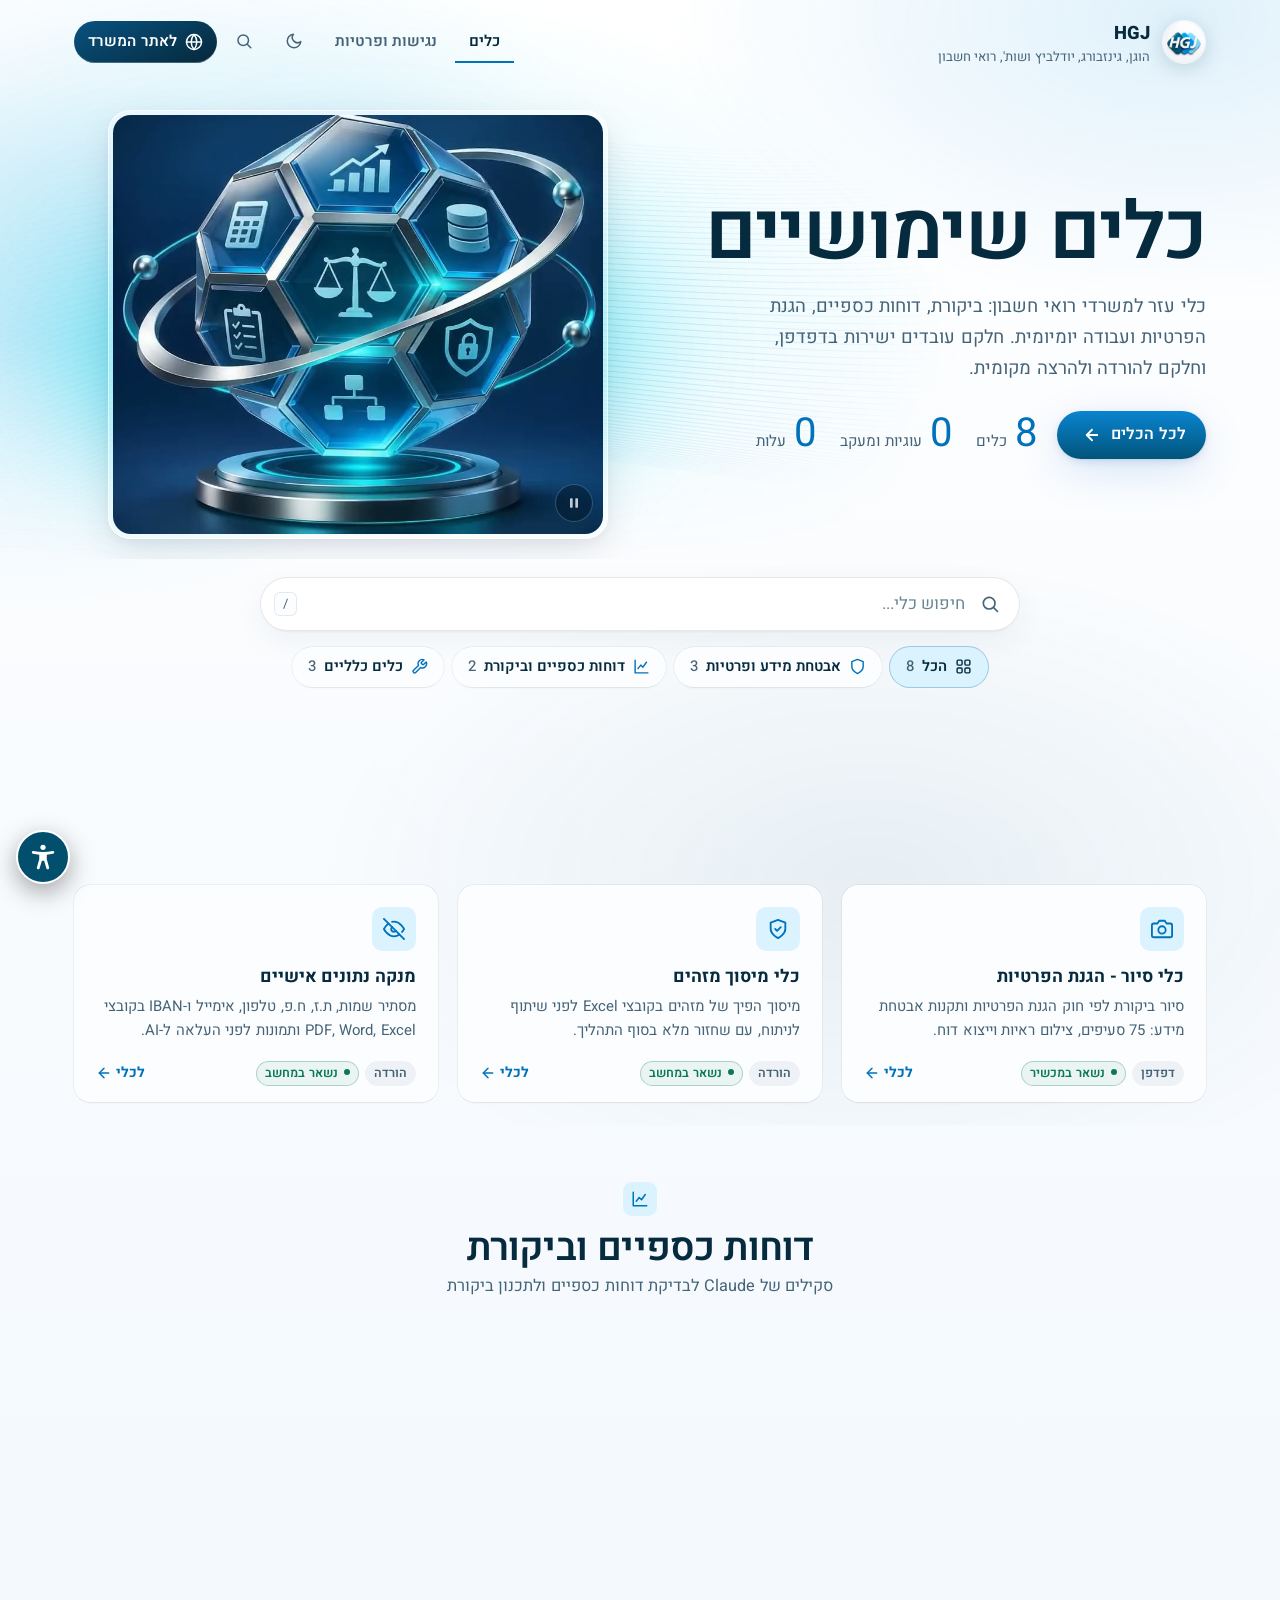
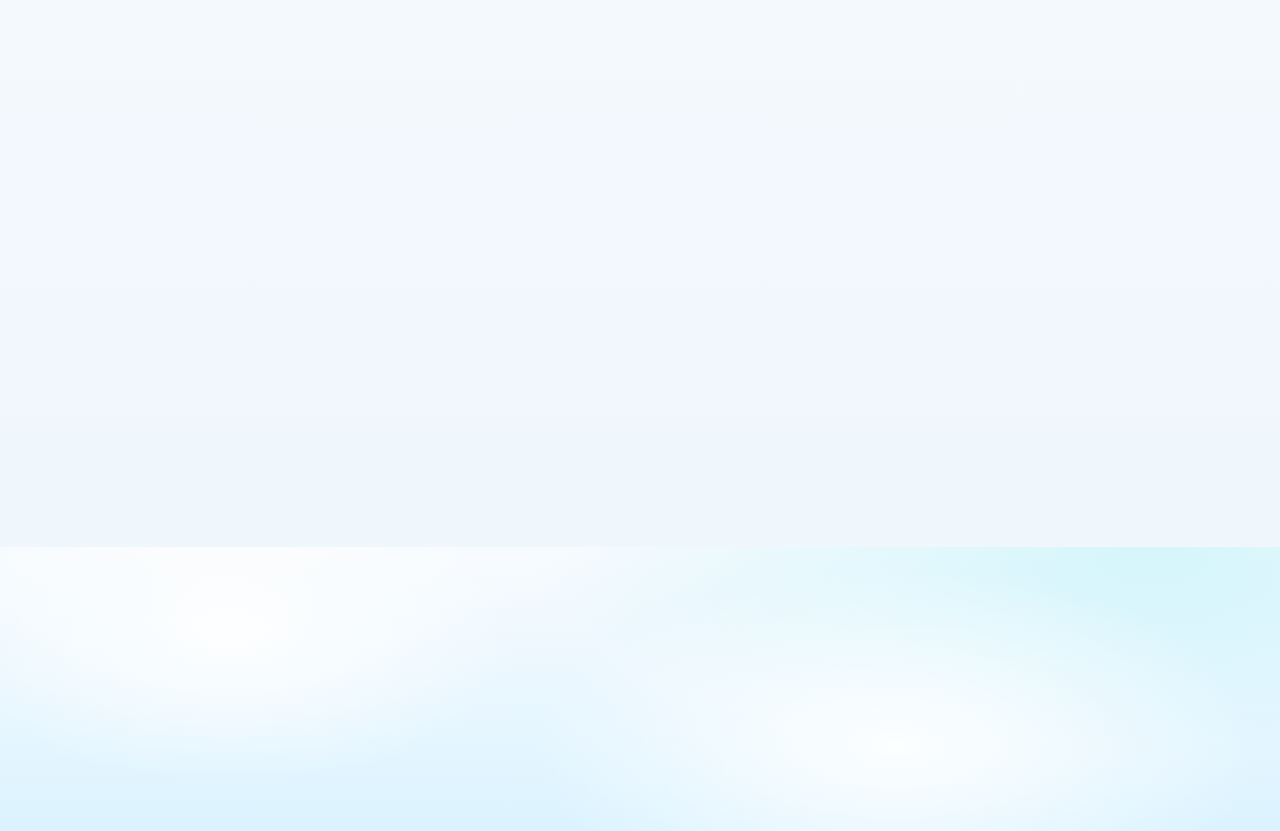
<file: index.html>
<!DOCTYPE html>
<html lang="he" dir="rtl">
<head>
<meta charset="utf-8">
<meta http-equiv="Content-Security-Policy" content="default-src 'self'; img-src 'self' data:; style-src 'self' 'unsafe-inline'; script-src 'self'; font-src 'self'; object-src 'none'; base-uri 'none'; form-action 'none'">
<meta name="robots" content="noindex, nofollow">
<meta name="viewport" content="width=device-width, initial-scale=1">
<meta name="color-scheme" content="dark light">
<meta name="theme-color" content="#F8FBFE">
<title>כלים שימושיים | HGJ</title>
<link rel="icon" href="logo-mark.png">
<script src="theme-init.js"></script>
<script src="home.js" defer></script>
<script src="reveal.js" defer></script>
<script src="a11y.js" defer></script>
<style>
  @font-face {
    font-family: "Heebo"; font-style: normal; font-weight: 400 800; font-display: swap;
    src: url("fonts/heebo-hebrew.woff2") format("woff2");
    unicode-range: U+0307-0308, U+0590-05FF, U+200C-2010, U+20AA, U+25CC, U+FB1D-FB4F;
  }
  @font-face {
    font-family: "Heebo"; font-style: normal; font-weight: 400 800; font-display: swap;
    src: url("fonts/heebo-latin.woff2") format("woff2");
    unicode-range: U+0000-00FF, U+0131, U+0152-0153, U+02BB-02BC, U+02C6, U+02DA, U+02DC, U+0304, U+0308, U+0329, U+2000-206F, U+20AC, U+2122, U+2191, U+2193, U+2212, U+2215, U+FEFF, U+FFFD;
  }
  @view-transition { navigation: auto; }

  /* עיצוב לפי מחקר Refero (11.11.2026). בסיס: Column (קנבס בהיר וטכני, דיו כהה, פרק כהה תחום אחד, כותרות פרק מסומנות,
     כרטיסי קטלוג שקטים). מושאל: קווי גיליוש של שטר מ-Plaid, ואור תכלת מאחורי המדיה מ-Billow.
     צבעים: רק גווני הלוגו (#014F6C, #008EDF, #7BD0F1). מצב בהיר כברירת מחדל, ומצב כהה במתג בתפריט */
  :root {
    --teal: #014F6C; --blue: #008EDF;
    --font-ui: "Heebo", "Segoe UI", "Assistant", "Rubik", system-ui, -apple-system, Arial, sans-serif;
    --radius: 8px;
    --deep: linear-gradient(160deg, #03334B 0%, #01547A 55%, #0A6CAA 100%);
  }
  :root:not([data-theme="dark"]) {
    --bg-top: #FAFCFE; --bg: #F3F8FB; --bg-deep: #E9F2F8; --panel: #EDF4F9;
    --surface: rgba(255,255,255,.66); --surface-hi: #FFFFFF;
    --edge: rgba(1,53,74,.07); --edge-2: rgba(1,53,74,.14); --rule: rgba(1,53,74,.12);
    --ink: #0A2A3A; --ink-soft: #4A6472; --accent: #0072BB;
    --tile-bg: #E4F3FB; --tile-ink: #0072BB;
    --key: #0A2A3A; --key-ink: #FFFFFF;
    --placeholder: #6A8593;
    --local: #0B7A54; --local-bd: rgba(11,122,84,.28); --local-bg: rgba(11,122,84,.07);
    --caution: #8A5A00; --caution-bd: rgba(170,110,0,.30); --caution-bg: rgba(255,190,60,.12);
    --lift: 0 12px 32px rgba(1,53,74,.10);
    --aurora-1: rgba(0,142,223,.12); --aurora-2: rgba(123,208,241,.24); --aurora-3: rgba(1,79,108,.07);
    --dot: rgba(1,79,108,.13);
    color-scheme: light;
  }
  :root[data-theme="dark"] {
    --bg-top: #0E2C45; --bg: #0A2236; --bg-deep: #071A2A; --panel: #0C2840;
    --surface: rgba(19,58,86,.55); --surface-hi: rgba(26,72,104,.78);
    --edge: rgba(123,208,241,.12); --edge-2: rgba(123,208,241,.24); --rule: rgba(123,208,241,.16);
    --ink: #F1F8FC; --ink-soft: #B5D0DD; --accent: #7BD0F1;
    --tile-bg: rgba(123,208,241,.12); --tile-ink: #7BD0F1;
    --key: #7BD0F1; --key-ink: #062230;
    --placeholder: #8FB0C0;
    --local: #9BE7C2; --local-bd: rgba(110,210,160,.34); --local-bg: rgba(110,210,160,.08);
    --caution: #FFD98A; --caution-bd: rgba(255,200,80,.32); --caution-bg: rgba(255,200,80,.08);
    --lift: 0 14px 36px rgba(0,0,0,.35);
    --aurora-1: rgba(0,142,223,.34); --aurora-2: rgba(123,208,241,.16); --aurora-3: rgba(1,79,108,.45);
    --dot: rgba(123,208,241,.10);
    --deep: linear-gradient(160deg, #031423 0%, #04263A 55%, #063C57 100%);
    color-scheme: dark;
  }

  * { box-sizing: border-box; }
  html { scroll-behavior: smooth; background: linear-gradient(180deg, var(--bg-top) 0, var(--bg) 900px, var(--bg-deep) 100%); background-color: var(--bg); }
  html, body { margin: 0; }
  body { font-family: var(--font-ui); color: var(--ink); line-height: 1.7; word-spacing: .04em; overflow-x: hidden; background: transparent; }
  /* אור רך שזז לאט מאחורי הכל, ושדה נקודות דק במקום רשת (Column: "dot fields") */
  body::before {
    content: ""; position: fixed; inset: -25%; z-index: -2; pointer-events: none;
    background:
      radial-gradient(38% 30% at 78% 18%, var(--aurora-1), transparent 70%),
      radial-gradient(34% 28% at 18% 42%, var(--aurora-2), transparent 70%),
      radial-gradient(40% 34% at 62% 82%, var(--aurora-3), transparent 72%);
    animation: aurora 38s ease-in-out infinite alternate;
  }
  @keyframes aurora {
    0%   { transform: translate3d(0, 0, 0) rotate(0deg) scale(1); }
    50%  { transform: translate3d(-4%, 3%, 0) rotate(8deg) scale(1.06); }
    100% { transform: translate3d(3%, -2%, 0) rotate(-6deg) scale(1.02); }
  }
  body::after {
    content: ""; position: fixed; inset: 0; z-index: -1; pointer-events: none;
    background-image: radial-gradient(circle, var(--dot) 1px, transparent 1.4px);
    background-size: 18px 18px;
    -webkit-mask-image: radial-gradient(ellipse 75% 60% at 50% 35%, #000 20%, transparent 80%);
            mask-image: radial-gradient(ellipse 75% 60% at 50% 35%, #000 20%, transparent 80%);
  }
  @media (prefers-reduced-motion: reduce) {
    html { scroll-behavior: auto; }
    *, *::before, *::after { animation: none !important; transition: none !important; }
  }
  a { color: inherit; }
  .sr-only { position: absolute; width: 1px; height: 1px; overflow: hidden; clip: rect(0 0 0 0); white-space: nowrap; }
  .skip-link {
    position: absolute; inset-inline-start: -9999px; top: 0; z-index: 50;
    background: #fff; color: var(--teal); padding: 10px 18px; border-radius: 0 0 8px 8px; font-weight: 700; text-decoration: none;
  }
  .skip-link:focus { inset-inline-start: 16px; }
  :focus-visible { outline: 3px solid var(--accent); outline-offset: 3px; border-radius: 6px; }

  .wrap { max-width: 1180px; margin: 0 auto; padding-inline: 24px; }

  /* ================= ראש הדף: פרק כהה תחום אחד (Column, "Deep platform"), עם קווי גיליוש (Plaid) ================= */
  .hero {
    position: relative; isolation: isolate; overflow: hidden;
    margin: 12px 12px 0; padding-bottom: 34px; border-radius: 12px;
    --ink: #F1F8FC; --ink-soft: #C9E3EF; --accent: #7BD0F1;
    color: var(--ink);
    background-color: #01476A;
    background-image:
      radial-gradient(circle, rgba(255,255,255,.075) 1px, transparent 1.2px),
      radial-gradient(640px 420px at 24% 46%, rgba(0,142,223,.45), transparent 66%),
      var(--deep);
    background-size: 16px 16px, auto, auto;
    border: 1px solid rgba(123,208,241,.16);
    box-shadow: 0 1px 0 rgba(255,255,255,.08) inset, 0 24px 60px rgba(1,53,74,.18);
  }
  .hero::before {
    content: ""; position: absolute; inset: 0; z-index: -1; pointer-events: none;
    background: url("media/guilloche.svg") center 70% / cover no-repeat;
    opacity: .55;
    -webkit-mask-image: linear-gradient(to top, #000 30%, transparent 92%);
            mask-image: linear-gradient(to top, #000 30%, transparent 92%);
  }

  /* ================= סרגל עליון ================= */
  .topbar {
    position: relative; z-index: 3;
    display: flex; align-items: center; justify-content: space-between; gap: 18px;
    padding-block: 18px;
  }
  .brand { display: inline-flex; align-items: center; gap: 12px; text-decoration: none; font-weight: 800; font-size: 1.15rem; }
  .brand img { width: 44px; height: 44px; display: block; filter: drop-shadow(0 6px 16px rgba(0,0,0,.45)); }
  .brand small { display: block; font-weight: 400; font-size: .8125rem; color: var(--ink-soft); line-height: 1.3; }
  .nav { display: flex; align-items: center; gap: 4px; margin: 0; padding: 0; list-style: none; }
  .nav a, .nav button {
    display: inline-flex; align-items: center; gap: 8px; text-decoration: none; font: inherit; font-weight: 600; font-size: .95rem;
    color: var(--ink-soft); background: none; border: 0; cursor: pointer; padding: 8px 14px; border-radius: 8px;
    transition: color .2s ease, background .2s ease, box-shadow .2s ease;
  }
  .nav a:hover, .nav button:hover { color: var(--ink); background: rgba(255,255,255,.07); box-shadow: 0 0 0 1px rgba(255,255,255,.12); }
  .nav a[aria-current="page"] { color: var(--ink); box-shadow: inset 0 -2px 0 var(--accent); border-radius: 0; }
  .nav svg { width: 18px; height: 18px; }
  .nav .ext { color: var(--ink); background: rgba(255,255,255,.08); box-shadow: 0 0 0 1px rgba(255,255,255,.18); }
  .nav .ext:hover { background: rgba(255,255,255,.14); }
  .nav .i-only { display: none; }

  .hero-grid {
    display: grid; grid-template-columns: minmax(0, 1fr) minmax(0, 1.05fr); align-items: center; gap: 24px;
    margin-top: clamp(8px, 3vw, 26px);
  }
  .title {
    margin: 0 0 18px; font-weight: 800; letter-spacing: -.01em; line-height: 1.08;
    font-size: clamp(2.4rem, 1.2rem + 5vw, 4.5rem); white-space: nowrap; color: #E3F5FD;
    width: fit-content; padding-bottom: .16em;
    border-bottom: .09em double var(--accent); /* קו סיכום כפול, כמו בשורת הסיכום בדוח */
    animation: rise .8s .1s both;
  }
  .subtitle { margin: 0; max-width: 46ch; text-wrap: pretty; font-size: clamp(1rem, .9rem + .5vw, 1.15rem); color: var(--ink-soft); animation: rise .8s .25s both; }
  .cta-row { display: flex; flex-wrap: wrap; align-items: center; gap: 14px 22px; margin-top: 26px; animation: rise .8s .4s both; }
  /* מקש קטן ופיזי, לבן על הפרק הכהה (Column, "Primary button") */
  .cta {
    display: inline-flex; align-items: center; gap: 10px; text-decoration: none; font-weight: 700; font-size: 1rem;
    height: 46px; padding: 0 22px; border-radius: 8px; color: #032F45;
    background: linear-gradient(180deg, #FFFFFF 0%, #EAF6FC 100%);
    box-shadow: 0 0 0 1px rgba(255,255,255,.6) inset, 0 1px 2px rgba(0,0,0,.25), 0 10px 28px rgba(0,0,0,.28);
    transition: transform .2s ease, box-shadow .2s ease, background .2s ease;
  }
  .cta:hover { transform: translateY(-1px); background: #fff; box-shadow: 0 0 0 1px #fff inset, 0 1px 2px rgba(0,0,0,.25), 0 14px 34px rgba(0,0,0,.32), 0 0 0 4px rgba(123,208,241,.22); }
  .cta svg { width: 18px; height: 18px; }
  .meta { display: flex; flex-wrap: wrap; gap: 8px 18px; margin: 0; padding: 0; list-style: none; color: var(--ink-soft); font-size: .9rem; }
  .meta li { display: inline-flex; align-items: center; gap: 7px; }
  /* עיגול סימון קטן (Billow, "check discs") */
  .meta svg { width: 20px; height: 20px; padding: 4px; border-radius: 50%; color: #7BD0F1; background: rgba(123,208,241,.16); box-shadow: 0 0 0 1px rgba(123,208,241,.3) inset; }
  @keyframes rise { from { opacity: 0; transform: translateY(22px); } }

  /* מתג בהיר/כהה */
  .theme-btn .i-sun { display: none; }
  :root[data-theme="dark"] .theme-btn .i-sun { display: block; }
  :root[data-theme="dark"] .theme-btn .i-moon { display: none; }

  /* סרטון הכדור, עם אור תכלת וכחול מאחוריו (Billow, "luminous product stage") */
  .scene {
    position: relative; width: min(100%, 540px); aspect-ratio: 840 / 720; margin-inline: auto;
    perspective: 1400px; animation: rise 1s .2s both;
  }
  .scene-in {
    position: absolute; inset: 0;
    transform: rotateY(var(--px, 0deg)) rotateX(var(--py, 0deg));
    transition: transform .4s cubic-bezier(.2,.7,.2,1);
  }
  .scene video {
    position: absolute; inset: 0; width: 100%; height: 100%; object-fit: cover; display: block;
    -webkit-mask-image: radial-gradient(closest-side, #000 70%, transparent 100%);
            mask-image: radial-gradient(closest-side, #000 70%, transparent 100%);
  }
  .scene::before {
    content: ""; position: absolute; inset: 10% 2% -6%; z-index: -1; border-radius: 50%;
    background:
      radial-gradient(40% 50% at 22% 55%, rgba(123,208,241,.42), transparent 70%),
      radial-gradient(40% 50% at 78% 50%, rgba(123,208,241,.36), transparent 70%),
      radial-gradient(45% 55% at 50% 45%, rgba(0,142,223,.55), transparent 72%);
    filter: blur(36px);
  }
  .motion-btn {
    position: absolute; inset-block-end: 6%; inset-inline-start: 4%; z-index: 2;
    width: 38px; height: 38px; border-radius: 8px; display: grid; place-items: center; cursor: pointer;
    color: #fff; background: rgba(3,17,29,.55); border: 1px solid rgba(123,208,241,.4);
    opacity: .75; transition: opacity .2s ease;
  }
  .motion-btn:hover, .motion-btn:focus-visible { opacity: 1; }
  .motion-btn svg { width: 16px; height: 16px; }
  .motion-btn .i-play { display: none; }
  .motion-btn[aria-pressed="true"] .i-play { display: block; }
  .motion-btn[aria-pressed="true"] .i-pause { display: none; }

  /* ================= חיפוש וסינון ================= */
  main { position: relative; z-index: 2; padding-bottom: 40px; margin-top: 34px; }
  .finder { display: flex; flex-direction: column; align-items: center; gap: 16px; margin: 0 auto 44px; }
  .search { position: relative; width: min(100%, 760px); }
  .search input {
    width: 100%; font: inherit; font-size: 1.05rem; color: var(--ink);
    height: 54px; padding: 0 54px 0 20px; border-radius: 10px;
    background: var(--surface-hi); border: 1px solid var(--edge-2);
    box-shadow: 0 1px 3px var(--edge), 0 10px 30px rgba(1,53,74,.07);
    transition: border-color .2s ease, box-shadow .2s ease;
  }
  .search input::placeholder { color: var(--placeholder); opacity: 1; }
  .search input:focus { outline: none; border-color: var(--accent); box-shadow: 0 0 0 4px rgba(0,142,223,.16), 0 10px 30px rgba(1,53,74,.07); }
  :root[data-theme="dark"] .search input::-webkit-search-cancel-button { filter: invert(1) brightness(1.6); }
  .search input::-webkit-search-cancel-button { cursor: pointer; }
  .search svg { position: absolute; inset-inline-start: 20px; top: 50%; width: 20px; height: 20px; transform: translateY(-50%); color: var(--ink-soft); pointer-events: none; }
  .search kbd {
    position: absolute; inset-inline-end: 14px; top: 50%; transform: translateY(-50%);
    font: inherit; font-size: .8125rem; color: var(--ink-soft); padding: 0 8px; border-radius: 6px; border: 1px solid var(--edge-2); background: var(--surface);
  }
  .search input:focus ~ kbd, .search input:not(:placeholder-shown) ~ kbd { display: none; }

  /* מקשי סינון חלביים, והנבחר בדיו כהה (Column, "Secondary button" ו-"Primary button") */
  .filters { display: flex; gap: 8px; flex-wrap: wrap; justify-content: center; }
  .filters button {
    display: inline-flex; align-items: center; gap: 8px;
    font: inherit; font-weight: 600; font-size: .93rem; color: var(--ink); cursor: pointer;
    height: 40px; padding: 0 16px; border-radius: 8px; border: 0;
    background: var(--surface); box-shadow: 0 0 0 1px var(--edge-2);
    -webkit-backdrop-filter: blur(4px); backdrop-filter: blur(4px);
    transition: background .2s ease, color .2s ease, box-shadow .2s ease;
  }
  .filters button svg { width: 17px; height: 17px; color: var(--accent); }
  .filters button:hover { background: var(--surface-hi); box-shadow: 0 0 0 1px var(--edge-2), 0 1px 2px rgba(1,53,74,.12); }
  .filters button[aria-pressed="true"] { color: var(--key-ink); background: var(--key); box-shadow: 0 0 0 1px var(--key), 0 2px 6px rgba(1,53,74,.25); }
  .filters button[aria-pressed="true"] svg { color: currentColor; }
  .filters .n { font-weight: 500; opacity: .72; }

  /* ================= קבוצות: כותרת פרק מסומנת, בלי קופסה (Column, "Marked section lead") ================= */
  main .wrap { counter-reset: grp; }
  .group { margin-bottom: 56px; counter-increment: grp; }
  .group[hidden], .card[hidden] { display: none; }
  .group-head {
    display: grid; grid-template-columns: auto minmax(0, 1fr) auto; align-items: center; column-gap: 16px;
    margin-bottom: 22px; padding-top: 20px; border-top: 1px solid var(--rule);
  }
  .group-ico {
    flex: none; width: 48px; height: 48px; border-radius: 10px; display: grid; place-items: center;
    color: var(--tile-ink); background: var(--tile-bg);
    box-shadow: 0 0 0 1px var(--edge-2), 0 1px 2px rgba(1,53,74,.10), 0 1px 0 rgba(255,255,255,.7) inset;
  }
  .group-ico svg { width: 23px; height: 23px; }
  .group-txt { min-width: 0; }
  .group-txt::before {
    content: "תחום " counter(grp, decimal-leading-zero); display: block;
    font-size: .78rem; font-weight: 700; letter-spacing: .04em; color: var(--accent); line-height: 1.4;
  }
  .group-title { margin: 0; font-size: clamp(1.35rem, 1.05rem + 1vw, 1.8rem); font-weight: 800; line-height: 1.25; letter-spacing: -.005em; color: var(--ink); }
  .group-desc { margin: 2px 0 0; font-size: .98rem; line-height: 1.5; color: var(--ink-soft); }
  .group-count {
    align-self: center; white-space: nowrap; font-size: .82rem; font-weight: 700; color: var(--ink-soft);
    padding: 3px 10px; border-radius: 6px; background: var(--surface); box-shadow: 0 0 0 1px var(--edge-2);
  }

  /* ================= כרטיסים: כרטיס קטלוג שקט, קישור צמוד לתחתית (Column, "Catalog card") ================= */
  .grid { display: grid; grid-template-columns: repeat(auto-fill, minmax(320px, 1fr)); gap: 20px; perspective: 1400px; }
  .card {
    position: relative; display: grid; grid-template-columns: minmax(0, 1fr); grid-template-rows: auto 1fr auto; row-gap: 14px;
    padding: 22px 22px 16px; border-radius: var(--radius); text-decoration: none; color: var(--ink);
    background: var(--surface); border: 0;
    box-shadow: 0 0 0 1px var(--edge-2), 0 1px 3px var(--edge);
    -webkit-backdrop-filter: blur(3px); backdrop-filter: blur(3px);
    transform-style: preserve-3d;
    transform: rotateX(var(--rx, 0deg)) rotateY(var(--ry, 0deg)) translateZ(0);
    transition: transform .22s cubic-bezier(.2,.7,.2,1), box-shadow .75s ease, background-color .4s ease;
    overflow: hidden;
  }
  .card::after {
    content: ""; position: absolute; inset: 0; pointer-events: none; opacity: 0; transition: opacity .3s ease;
    background: radial-gradient(360px circle at var(--mx, 50%) var(--my, 0%), rgba(0,142,223,.08), transparent 60%);
  }
  .card:hover, .card:focus-visible { background: var(--surface-hi); box-shadow: 0 0 0 1px var(--edge-2), var(--lift); }
  .card:hover::after, .card:focus-visible::after { opacity: 1; }
  .card > * { position: relative; z-index: 1; }

  .icon {
    grid-row: 1; grid-column: 1;
    width: 44px; height: 44px; border-radius: 10px; display: grid; place-items: center;
    color: var(--tile-ink); background: var(--tile-bg);
    box-shadow: 0 0 0 1px var(--edge-2), 0 1px 2px rgba(1,53,74,.10), 0 1px 0 rgba(255,255,255,.7) inset;
    transform: translateZ(30px);
    transition: transform .3s cubic-bezier(.2,.8,.2,1), background .3s ease, color .3s ease;
  }
  .icon svg { width: 22px; height: 22px; }
  .card:hover .icon { transform: translateZ(30px) translateY(-2px); background: var(--key); color: var(--key-ink); }
  .card-body { grid-row: 2; grid-column: 1; transform: translateZ(18px); }
  .card h3 { margin: 0 0 6px; font-size: 1.1rem; font-weight: 700; line-height: 1.35; }
  .card p { margin: 0; color: var(--ink-soft); font-size: .93rem; line-height: 1.6; }
  /* שורת התחתית מופרדת בקו מקווקו, כמו שורת סיכום בטבלה */
  .card-foot {
    grid-row: 3; grid-column: 1; display: flex; flex-wrap: wrap; align-items: center; gap: 6px;
    padding-top: 13px; border-top: 1px dashed var(--rule); transform: translateZ(12px);
  }
  .tag { font-size: .78rem; font-weight: 600; color: var(--accent); padding: 2px 9px; border-radius: 6px; background: var(--tile-bg); }
  .tag.caution { color: var(--caution); background: var(--caution-bg); box-shadow: 0 0 0 1px var(--caution-bd) inset; }
  .tag.local { color: var(--local); background: var(--local-bg); box-shadow: 0 0 0 1px var(--local-bd) inset; }
  .tag.local::before, .tag.caution::before { content: ""; display: inline-block; width: 6px; height: 6px; border-radius: 50%; background: currentColor; margin-inline-end: 6px; vertical-align: 2px; }
  .go {
    margin-inline-start: auto; flex: none; display: inline-flex; align-items: center; gap: 4px;
    font-size: .88rem; font-weight: 700; color: var(--accent);
    transition: color .2s ease;
  }
  .go::before { content: "לכלי"; }
  .go svg { width: 16px; height: 16px; transition: transform .25s ease; }
  .card:hover .go { color: var(--ink); }
  .card:hover .go svg { transform: translateX(-4px); }

  .empty { text-align: center; color: var(--ink-soft); padding: 30px 16px 50px; }
  .empty button {
    font: inherit; font-weight: 700; color: var(--accent); background: var(--surface); cursor: pointer;
    border: 0; box-shadow: 0 0 0 1px var(--edge-2); border-radius: 8px; height: 40px; padding: 0 18px; margin-top: 10px;
  }

  /* ================= תחתית: לוח בהיר ותחום (Column, "Closing field") ================= */
  footer {
    position: relative; isolation: isolate; overflow: hidden;
    margin: 0 12px 84px; padding: 26px 0; border-radius: 12px;
    background: var(--panel); border: 1px solid var(--rule);
    text-align: center; color: var(--ink-soft); font-size: .88rem;
  }
  footer::before {
    content: ""; position: absolute; inset: 0; z-index: -1; pointer-events: none;
    background: url("media/guilloche.svg") center 60% / cover no-repeat; opacity: .5;
    filter: brightness(.55) saturate(1.4);
  }
  :root[data-theme="dark"] footer::before { filter: none; opacity: .35; }
  footer .foot-note { margin: 0 auto 8px; max-width: 72ch; }
  footer .dot { display: inline-block; width: 8px; height: 8px; border-radius: 50%; margin-inline-end: 6px; vertical-align: 1px; }
  footer .dot.local { background: var(--local); } footer .dot.caution { background: var(--caution); margin-inline-start: 4px; }
  footer a { color: var(--accent); font-weight: 700; text-decoration: none; }
  footer a:hover { text-decoration: underline; }

  @media (max-width: 860px) {
    .hero-grid { grid-template-columns: 1fr; text-align: center; }
    .hero-text { display: flex; flex-direction: column; align-items: center; }
    .title { margin-inline: auto; }
    .cta-row, .meta { justify-content: center; }
    .scene { order: -1; width: min(88%, 400px); }
    .nav .txt { display: none; }
    .nav .i-only { display: block; }
    .brand small { display: none; }
  }
  @media (max-width: 420px) {
    .wrap { padding-inline: 16px; }
    .grid { grid-template-columns: 1fr; }
    .search kbd { display: none; }
  }
  /* טלפון: ראש דף צמוד יותר, חיפוש וסינון קומפקטיים, הסינון בשורה אחת שגוללים לצד, וכרטיס עם אייקון לצד הכותרת */
  @media (max-width: 640px) {
    .hero { margin: 8px 8px 0; padding-bottom: 26px; }
    main { margin-top: 24px; }
    .finder { gap: 12px; margin-bottom: 30px; }
    .search input { font-size: 1rem; height: 46px; padding: 0 44px 0 16px; }
    .search svg { inset-inline-start: 15px; width: 18px; height: 18px; }
    .filters {
      flex-wrap: nowrap; justify-content: flex-start; overflow-x: auto; width: calc(100% + 32px);
      margin-inline: -16px; padding: 2px 16px 8px; scrollbar-width: none; scroll-snap-type: x proximity;
      -webkit-mask-image: linear-gradient(to left, #000 88%, transparent); mask-image: linear-gradient(to left, #000 88%, transparent);
    }
    .filters::-webkit-scrollbar { display: none; }
    .filters button { flex: none; height: 36px; padding: 0 12px; font-size: .875rem; gap: 6px; scroll-snap-align: start; }
    .filters button svg { width: 15px; height: 15px; }
    .group { margin-bottom: 36px; }
    .group-head { column-gap: 12px; margin-bottom: 14px; padding-top: 14px; }
    .group-ico { width: 40px; height: 40px; }
    .group-ico svg { width: 20px; height: 20px; }
    .group-title { font-size: 1.2rem; }
    .group-desc { display: none; }
    .card { grid-template-columns: auto minmax(0, 1fr); grid-template-rows: auto auto; column-gap: 14px; row-gap: 12px; padding: 16px 16px 12px; }
    .icon { grid-row: 1; grid-column: 1; width: 40px; height: 40px; }
    .icon svg { width: 20px; height: 20px; }
    .card-body { grid-row: 1; grid-column: 2; }
    .card-foot { grid-row: 2; grid-column: 1 / -1; padding-top: 10px; }
    footer { margin: 0 8px 76px; font-size: .8125rem; line-height: 1.6; padding: 18px 0; }
    html #hgj-a11y-btn { width: 44px; height: 44px; left: 10px; }
    html #hgj-a11y-btn svg { width: 24px; height: 24px; }
    html.hgj-typing #hgj-a11y-btn { opacity: 0; pointer-events: none; }
    .search input { padding-inline-end: 16px; }
  }

  /* ================= חלופה B, נבחרה ב-11.11.2026: אוורירית ובהירה (Billow) =================
     נטען אחרי עיצוב הבסיס ודורס אותו. ראש הדף בלי פס כהה: הכדור במסגרת זכוכית מעל אור תכלת, כותרת גדולה ועדינה,
     פתיחות פרק ממורכזות, כרטיסי נייר ותחתית בצבע שמיים. שני פרטים מחלופה C (Plaid): קווי גיליוש עדינים מאחורי הכדור,
     ושורת מספרים גדולים ודקים מתחת לכותרת. במצב כהה אותו מבנה, על רקע הלילה של האתר */
  :root:not([data-theme="dark"]) {
    --bg-top: #FFFFFF; --bg: #F8FBFE; --bg-deep: #EEF6FC; --surface: rgba(252,253,255,.9);
    --edge-2: rgba(0,28,46,.09); --ink: #062A3E; --ink-soft: #456377; --tile-bg: #DBF3FF;
    --b-card: #FCFDFF; --b-ring: rgba(0,28,46,.10); --b-chip: #EEF2F6;
    --b-key: linear-gradient(180deg, #0A84D0 0%, #01547A 100%); --b-key-hi: linear-gradient(180deg, #0B90E0 0%, #015E88 100%);
    --b-glow-1: rgba(0,216,237,.16); --b-glow-2: rgba(0,142,223,.12); --b-lines: url("media/guilloche-ink.svg"); --b-lines-op: .75;
    --b-sky: linear-gradient(180deg, #F8FBFE 0%, #DBF3FF 100%); --b-cloud: rgba(255,255,255,.9);
  }
  :root[data-theme="dark"] {
    --b-card: rgba(19,58,86,.55); --b-ring: rgba(123,208,241,.14); --b-chip: rgba(123,208,241,.10);
    --b-key: linear-gradient(180deg, #2BA3E8 0%, #0A6CAA 100%); --b-key-hi: linear-gradient(180deg, #3DB0F0 0%, #0B78BC 100%);
    --b-glow-1: rgba(0,216,237,.14); --b-glow-2: rgba(0,142,223,.22); --b-lines: url("media/guilloche.svg"); --b-lines-op: .45;
    --b-sky: linear-gradient(180deg, #0A2236 0%, #0C3350 100%); --b-cloud: rgba(123,208,241,.08);
  }
  body::after { display: none; }
  .hero {
    margin: 0; border-radius: 0; border: 0; box-shadow: none; padding-bottom: 20px; color: var(--ink);
    background: none;
  }
  /* האור יושב בשכבה נפרדת שדועכת בתחתית, כדי שלא ייחתך בקו חד בסוף אזור הכותרת */
  .hero::after {
    content: ""; position: absolute; inset: 0; z-index: -2; pointer-events: none;
    background: radial-gradient(900px 520px at 26% 62%, var(--b-glow-1), transparent 70%), radial-gradient(700px 420px at 12% 40%, var(--b-glow-2), transparent 70%);
    -webkit-mask-image: linear-gradient(to bottom, #000 60%, transparent);
            mask-image: linear-gradient(to bottom, #000 60%, transparent);
  }
  :root:not([data-theme="dark"]) .hero { --ink: #062A3E; --ink-soft: #456377; --accent: #0072BB; }
  :root[data-theme="dark"] .hero { --ink: #F1F8FC; --ink-soft: #B5D0DD; --accent: #7BD0F1; }
  /* קווי גיליוש עדינים מאחורי הכדור בלבד (מחלופה C) */
  .hero::before {
    background: var(--b-lines) 20% 62% / 120% auto no-repeat; opacity: var(--b-lines-op);
    -webkit-mask-image: radial-gradient(ellipse 58% 75% at 28% 58%, #000 30%, transparent 80%);
            mask-image: radial-gradient(ellipse 58% 75% at 28% 58%, #000 30%, transparent 80%);
  }
  .brand img { filter: drop-shadow(0 4px 10px rgba(1,53,74,.18)); }
  .nav a:hover, .nav button:hover { background: color-mix(in srgb, var(--ink) 6%, transparent); box-shadow: none; }
  .nav .ext { color: #fff; background: linear-gradient(336deg, #062A3E 5%, #0A6CAA 160%); box-shadow: inset 0 -1px 0 rgba(255,255,255,.25); border-radius: 999px; }
  .nav .ext:hover { background: linear-gradient(336deg, #062A3E 5%, #0A6CAA 120%); }
  :root[data-theme="dark"] .nav .ext { background: var(--b-key); }
  .title { color: var(--ink); font-weight: 600; letter-spacing: -.025em; font-size: clamp(2.6rem, 1.3rem + 5.4vw, 5rem); border-bottom: 0; padding-bottom: 0; margin-bottom: 14px; }
  .cta {
    height: 48px; padding: 0 20px 0 26px; border-radius: 999px; color: #fff; font-weight: 600; background: var(--b-key);
    box-shadow: rgba(0,64,140,.22) 0 .7px 2.7px -1.2px, rgba(0,64,140,.19) 0 2.7px 10.4px -2.3px, rgba(0,100,200,.18) 0 12px 45px -3.5px;
  }
  .cta:hover { background: var(--b-key-hi); box-shadow: rgba(0,64,140,.22) 0 1px 3px -1px, rgba(0,100,200,.28) 0 14px 48px -3px; }
  /* שורת מספרים גדולים ודקים (מחלופה C, Plaid "proof numerals") */
  .meta { gap: 6px 26px; }
  .meta li { align-items: baseline; gap: 8px; font-size: .95rem; color: var(--ink-soft); }
  .meta b { font-weight: 300; font-size: 2.5rem; line-height: 1; letter-spacing: -.04em; color: var(--accent); font-variant-numeric: tabular-nums; }
  /* במה זוהרת: הכדור במסגרת זכוכית דקה מעל כתמי אור תכלת וכחול (Billow, "Demo glass") */
  .scene { width: min(100%, 500px); }
  .scene::before {
    inset: -6% -10% -12%; filter: blur(48px);
    background: radial-gradient(38% 46% at 18% 55%, rgba(0,216,237,.55), transparent 70%), radial-gradient(38% 46% at 82% 50%, rgba(0,216,237,.5), transparent 70%), radial-gradient(44% 52% at 50% 46%, rgba(0,123,255,.55), transparent 72%);
  }
  .scene-in { padding: 4px; border-radius: 22px; background: rgba(255,255,255,.35); border: .5px solid rgba(255,255,255,.6); -webkit-backdrop-filter: blur(10px); backdrop-filter: blur(10px); box-shadow: rgba(1,27,46,.05) 0 .6px 1.7px -.5px, rgba(1,27,46,.06) 0 4.5px 13.4px -1.5px, rgba(1,27,46,.10) 0 14px 42px -2px; }
  :root[data-theme="dark"] .scene-in { background: rgba(123,208,241,.08); border-color: rgba(123,208,241,.25); }
  .scene video { position: relative; border-radius: 18px; -webkit-mask-image: none; mask-image: none; }
  .motion-btn { inset-block-end: 4%; inset-inline-start: 3%; border-radius: 999px; }
  main { margin-top: 18px; }
  .search input { border-radius: 999px; border-color: var(--b-ring); box-shadow: rgba(1,27,46,.16) 0 .5px .3px -1.8px, rgba(1,27,46,.07) 0 4px 2.8px -3.5px, 0 10px 30px rgba(1,53,74,.05); }
  .filters button { border-radius: 999px; background: var(--b-card); box-shadow: 0 0 0 .5px var(--b-ring), rgba(1,27,46,.07) 0 4px 2.8px -3.5px; }
  .filters button[aria-pressed="true"] { color: var(--ink); background: var(--tile-bg); box-shadow: 0 0 0 1px color-mix(in srgb, var(--accent) 35%, transparent); }
  /* פתיחת פרק ממורכזת (Billow, "Centered chapter introduction") */
  .group-head { grid-template-columns: 1fr; justify-items: center; text-align: center; border-top: 0; padding-top: 8px; margin-bottom: 30px; row-gap: 8px; }
  .group-ico { width: 34px; height: 34px; border-radius: 9px; background: var(--tile-bg); box-shadow: none; grid-row: 1; }
  .group-ico svg { width: 18px; height: 18px; }
  .group-txt::before { content: none; }
  .group-title { font-weight: 600; letter-spacing: -.02em; font-size: clamp(1.6rem, 1.2rem + 1.6vw, 2.4rem); color: var(--ink); }
  .group-desc { color: var(--ink-soft); font-size: 1.02rem; }
  .group-count { display: none; }
  .group { margin-bottom: 72px; }
  /* כרטיס נייר כמעט שטוח, קצה דק והרמה עדינה (Billow, "Paper card") */
  .card { border-radius: 16px; background: var(--b-card); box-shadow: 0 0 0 .5px var(--b-ring), rgba(1,27,46,.16) 0 .5px .3px -1.8px, rgba(1,27,46,.07) 0 4px 2.8px -3.5px; -webkit-backdrop-filter: none; backdrop-filter: none; }
  .card:hover { box-shadow: 0 0 0 .5px color-mix(in srgb, var(--accent) 40%, transparent), 0 18px 40px rgba(0,100,200,.10); }
  :root:not([data-theme="dark"]) .card:hover { background: #fff; }
  .icon { border-radius: 10px; background: var(--tile-bg); color: var(--accent); box-shadow: none; }
  .card:hover .icon { background: var(--b-key); color: #fff; }
  .card-foot { border-top: 0; padding-top: 4px; }
  .tag { border-radius: 32px; background: var(--b-chip); color: var(--ink-soft); }
  /* תחתית בצבע שמיים עם עננים, לא פס כהה (Billow, "Cloud atmosphere") */
  footer { margin: 0; border-radius: 0; border: 0; padding: 70px 0 110px; background: radial-gradient(420px 220px at 18% 30%, var(--b-cloud), transparent 70%), radial-gradient(520px 260px at 70% 70%, var(--b-cloud), transparent 70%), radial-gradient(900px 300px at 90% 0%, rgba(0,216,237,.14), transparent 70%), var(--b-sky); }
  footer::before { display: none; }
  @media (max-width: 640px) {
    .meta { gap: 4px 18px; }
    .meta b { font-size: 2rem; }
    .group { margin-bottom: 44px; }
    .group-head { margin-bottom: 18px; row-gap: 4px; }
    footer { padding: 36px 0 90px; }
  }
</style>
</head>
<body>
<a class="skip-link" href="#tools">דילוג לרשימת הכלים</a>

<header class="hero">
  <div class="wrap">
    <div class="topbar">
      <a class="brand" href="./" aria-label="כלים שימושיים, HGJ, דף הבית">
        <img src="logo-mark.png" alt="" width="44" height="44">
        <span>HGJ<small>הוגן, גינזבורג, יודלביץ ושות', רואי חשבון</small></span>
      </a>
      <nav aria-label="ניווט ראשי">
        <ul class="nav">
          <li><a href="#tools" aria-current="page">כלים</a></li>
          <li><a href="policy/" aria-label="נגישות ופרטיות"><span class="txt">נגישות ופרטיות</span><svg class="i-only" viewBox="0 0 24 24" fill="none" stroke="currentColor" stroke-width="2" stroke-linecap="round" stroke-linejoin="round" aria-hidden="true"><circle cx="12" cy="4.5" r="1.8"/><path d="M5 8.5l7 1.5 7-1.5M12 10v5l-3 6M12 15l3 6"/></svg></a></li>
          <li><button type="button" class="theme-btn" id="theme-btn" aria-pressed="false" aria-label="מעבר למצב כהה"><svg class="i-sun" viewBox="0 0 24 24" fill="none" stroke="currentColor" stroke-width="2" stroke-linecap="round" stroke-linejoin="round" aria-hidden="true"><circle cx="12" cy="12" r="4.5"/><path d="M12 2v2M12 20v2M4.9 4.9l1.4 1.4M17.7 17.7l1.4 1.4M2 12h2M20 12h2M4.9 19.1l1.4-1.4M17.7 6.3l1.4-1.4"/></svg><svg class="i-moon" viewBox="0 0 24 24" fill="none" stroke="currentColor" stroke-width="2" stroke-linecap="round" stroke-linejoin="round" aria-hidden="true"><path d="M21 12.8A9 9 0 1 1 11.2 3a7 7 0 0 0 9.8 9.8z"/></svg></button></li>
          <li><button type="button" id="search-jump" aria-label="חיפוש כלי"><svg viewBox="0 0 24 24" fill="none" stroke="currentColor" stroke-width="2" stroke-linecap="round" stroke-linejoin="round" aria-hidden="true"><circle cx="11" cy="11" r="7"/><path d="M21 21l-4.3-4.3"/></svg></button></li>
          <li><a class="ext" href="https://www.hgj.co.il" target="_blank" rel="noopener" aria-label="לאתר המשרד (נפתח בלשונית חדשה)"><svg viewBox="0 0 24 24" fill="none" stroke="currentColor" stroke-width="2" stroke-linecap="round" stroke-linejoin="round" aria-hidden="true"><circle cx="12" cy="12" r="10"/><path d="M2 12h20"/><path d="M12 2a15.3 15.3 0 0 1 0 20a15.3 15.3 0 0 1 0-20z"/></svg><span class="txt">לאתר המשרד</span></a></li>
        </ul>
      </nav>
    </div>

    <div class="hero-grid">
      <div class="hero-text">
        <h1 class="title">כלים שימושיים</h1>
        <p class="subtitle">כלי עזר למשרדי רואי חשבון: ביקורת, דוחות כספיים, הגנת הפרטיות ועבודה יומיומית. חלקם עובדים ישירות בדפדפן, וחלקם להורדה ולהרצה מקומית.</p>
        <div class="cta-row">
          <a class="cta" href="#tools">
            לכל הכלים
            <svg viewBox="0 0 24 24" fill="none" stroke="currentColor" stroke-width="2.4" stroke-linecap="round" stroke-linejoin="round" aria-hidden="true"><path d="M19 12H5"/><path d="M12 19l-7-7 7-7"/></svg>
          </a>
          <ul class="meta" aria-label="עקרונות האתר"><li><b data-count-tools>8</b> כלים</li><li><b>0</b> עוגיות ומעקב</li><li><b>0</b> עלות</li></ul>
        </div>
      </div>

      <div class="scene" id="scene">
        <div class="scene-in">
          <video id="hero-video" muted loop playsinline preload="auto" poster="media/hero-poster.jpg" aria-hidden="true" tabindex="-1">
            <source src="media/hero.mp4" type="video/mp4">
          </video>
        </div>
        <button type="button" class="motion-btn" id="motion-btn" aria-pressed="false" aria-label="עצירת ההנפשה">
          <svg class="i-pause" viewBox="0 0 24 24" fill="currentColor" aria-hidden="true"><rect x="6" y="5" width="4" height="14" rx="1"/><rect x="14" y="5" width="4" height="14" rx="1"/></svg>
          <svg class="i-play" viewBox="0 0 24 24" fill="currentColor" aria-hidden="true"><path d="M8 5.5v13a1 1 0 0 0 1.5.86l10.5-6.5a1 1 0 0 0 0-1.72L9.5 4.64A1 1 0 0 0 8 5.5z"/></svg>
        </button>
      </div>
    </div>
  </div>
</header>

<main id="tools" tabindex="-1">
  <div class="wrap">

    <div class="finder">
      <div class="search" role="search">
        <label class="sr-only" for="q">חיפוש כלי</label>
        <input id="q" type="search" placeholder="חיפוש כלי..." autocomplete="off" spellcheck="false">
        <svg viewBox="0 0 24 24" fill="none" stroke="currentColor" stroke-width="2" stroke-linecap="round" stroke-linejoin="round" aria-hidden="true"><circle cx="11" cy="11" r="7"/><path d="M21 21l-4.3-4.3"/></svg>
        <kbd aria-hidden="true">/</kbd>
      </div>
      <div class="filters" role="group" aria-label="סינון הכלים לפי תחום">
        <button type="button" data-filter="all" aria-pressed="true"><svg viewBox="0 0 24 24" fill="none" stroke="currentColor" stroke-width="2" stroke-linecap="round" stroke-linejoin="round" aria-hidden="true"><rect x="3" y="3" width="7" height="7" rx="1.5"/><rect x="14" y="3" width="7" height="7" rx="1.5"/><rect x="3" y="14" width="7" height="7" rx="1.5"/><rect x="14" y="14" width="7" height="7" rx="1.5"/></svg>הכל <span class="n" data-count="all"></span></button>
        <button type="button" data-filter="security" aria-pressed="false"><svg viewBox="0 0 24 24" fill="none" stroke="currentColor" stroke-width="2" stroke-linecap="round" stroke-linejoin="round" aria-hidden="true"><path d="M12 22s8-4 8-10V5l-8-3-8 3v7c0 6 8 10 8 10z"/></svg>אבטחת מידע ופרטיות <span class="n" data-count="security"></span></button>
        <button type="button" data-filter="reports" aria-pressed="false"><svg viewBox="0 0 24 24" fill="none" stroke="currentColor" stroke-width="2" stroke-linecap="round" stroke-linejoin="round" aria-hidden="true"><path d="M3 3v18h18"/><path d="M7 15l4-5 3 3 5-7"/></svg>דוחות כספיים וביקורת <span class="n" data-count="reports"></span></button>
        <button type="button" data-filter="general" aria-pressed="false"><svg viewBox="0 0 24 24" fill="none" stroke="currentColor" stroke-width="2" stroke-linecap="round" stroke-linejoin="round" aria-hidden="true"><path d="M14.7 6.3a1 1 0 0 0 0 1.4l1.6 1.6a1 1 0 0 0 1.4 0l3.77-3.77a6 6 0 0 1-7.94 7.94l-6.91 6.91a2.12 2.12 0 0 1-3-3l6.91-6.91a6 6 0 0 1 7.94-7.94l-3.76 3.76z"/></svg>כלים כלליים <span class="n" data-count="general"></span></button>
      </div>
      <p class="sr-only" id="q-status" aria-live="polite"></p>
    </div>

    <!-- הוספת כלי: להעתיק בלוק <a class="card"> לתוך ה-grid של הקבוצה המתאימה. הספירה והחיפוש מתעדכנים לבד. -->

    <section class="group" data-cat="security" aria-labelledby="g-security">
      <div class="group-head">
        <span class="group-ico" aria-hidden="true"><svg viewBox="0 0 24 24" fill="none" stroke="currentColor" stroke-width="2" stroke-linecap="round" stroke-linejoin="round"><rect x="3" y="11" width="18" height="11" rx="2"/><path d="M7 11V7a5 5 0 0 1 10 0v4"/></svg></span>
        <div class="group-txt">
          <h2 class="group-title" id="g-security">אבטחת מידע והגנת הפרטיות</h2>
          <p class="group-desc">הגנה על מידע אישי וחסוי: ביקורת, מיסוך וניקוי קבצים לפני שיתוף</p>
        </div>
        <span class="group-count"></span>
      </div>
      <div class="grid">
        <a class="card" href="privacy-survey/">
          <span class="icon" aria-hidden="true"><svg viewBox="0 0 24 24" fill="none" stroke="currentColor" stroke-width="2" stroke-linecap="round" stroke-linejoin="round"><path d="M23 19a2 2 0 0 1-2 2H3a2 2 0 0 1-2-2V8a2 2 0 0 1 2-2h4l2-3h6l2 3h4a2 2 0 0 1 2 2z"/><circle cx="12" cy="13" r="4"/></svg></span>
          <span class="card-body">
            <h3>כלי סיור - הגנת הפרטיות</h3>
            <p>סיור ביקורת לפי חוק הגנת הפרטיות ותקנות אבטחת מידע: 75 סעיפים, צילום ראיות וייצוא דוח.</p>
          </span>
          <span class="card-foot"><span class="tag">דפדפן</span><span class="tag local">נשאר במכשיר</span><span class="go" aria-hidden="true"><svg viewBox="0 0 24 24" fill="none" stroke="currentColor" stroke-width="2.2" stroke-linecap="round" stroke-linejoin="round"><path d="M19 12H5"/><path d="M12 19l-7-7 7-7"/></svg></span></span>
        </a>
        <a class="card" href="data-masking/">
          <span class="icon" aria-hidden="true"><svg viewBox="0 0 24 24" fill="none" stroke="currentColor" stroke-width="2" stroke-linecap="round" stroke-linejoin="round"><path d="M12 22s8-4 8-10V5l-8-3-8 3v7c0 6 8 10 8 10z"/><path d="M9 12l2 2 4-4"/></svg></span>
          <span class="card-body">
            <h3>כלי מיסוך מזהים</h3>
            <p>מיסוך הפיך של מזהים בקובצי Excel לפני שיתוף לניתוח, עם שחזור מלא בסוף התהליך.</p>
          </span>
          <span class="card-foot"><span class="tag">הורדה</span><span class="tag local">נשאר במחשב</span><span class="go" aria-hidden="true"><svg viewBox="0 0 24 24" fill="none" stroke="currentColor" stroke-width="2.2" stroke-linecap="round" stroke-linejoin="round"><path d="M19 12H5"/><path d="M12 19l-7-7 7-7"/></svg></span></span>
        </a>
        <a class="card" href="pii-redactor/">
          <span class="icon" aria-hidden="true"><svg viewBox="0 0 24 24" fill="none" stroke="currentColor" stroke-width="2" stroke-linecap="round" stroke-linejoin="round"><path d="M17.94 17.94A10.07 10.07 0 0 1 12 20C5 20 1 12 1 12a18.45 18.45 0 0 1 5.06-5.94"/><path d="M9.9 4.24A9.12 9.12 0 0 1 12 4c7 0 11 8 11 8a18.5 18.5 0 0 1-2.16 3.19"/><path d="M14.12 14.12a3 3 0 1 1-4.24-4.24"/><line x1="1" y1="1" x2="23" y2="23"/></svg></span>
          <span class="card-body">
            <h3>מנקה נתונים אישיים</h3>
            <p>מסתיר שמות, ת.ז, ח.פ, טלפון, אימייל ו-IBAN בקובצי PDF, Word, Excel ותמונות לפני העלאה ל-AI.</p>
          </span>
          <span class="card-foot"><span class="tag">הורדה</span><span class="tag local">נשאר במחשב</span><span class="go" aria-hidden="true"><svg viewBox="0 0 24 24" fill="none" stroke="currentColor" stroke-width="2.2" stroke-linecap="round" stroke-linejoin="round"><path d="M19 12H5"/><path d="M12 19l-7-7 7-7"/></svg></span></span>
        </a>
      </div>
    </section>

    <section class="group" data-cat="reports" aria-labelledby="g-reports">
      <div class="group-head">
        <span class="group-ico" aria-hidden="true"><svg viewBox="0 0 24 24" fill="none" stroke="currentColor" stroke-width="2" stroke-linecap="round" stroke-linejoin="round"><path d="M3 3v18h18"/><path d="M7 15l4-5 3 3 5-7"/></svg></span>
        <div class="group-txt">
          <h2 class="group-title" id="g-reports">דוחות כספיים וביקורת</h2>
          <p class="group-desc">סקילים של Claude לבדיקת דוחות כספיים ולתכנון ביקורת</p>
        </div>
        <span class="group-count"></span>
      </div>
      <div class="grid">
        <a class="card" href="financial-statement-proofreader/">
          <span class="icon" aria-hidden="true"><svg viewBox="0 0 24 24" fill="none" stroke="currentColor" stroke-width="2" stroke-linecap="round" stroke-linejoin="round"><path d="M14 2H6a2 2 0 0 0-2 2v16a2 2 0 0 0 2 2h12a2 2 0 0 0 2-2V8z"/><path d="M14 2v6h6"/><path d="M9 15l2 2 4-4"/></svg></span>
          <span class="card-body">
            <h3>הגהת דוחות כספיים</h3>
            <p>בודק דוח כספי לפני שליחה ללקוח: כתיב, מינוח, מבנה, גילויים ואימות מספרי, ומפיק דוח ממצאים באקסל.</p>
          </span>
          <span class="card-foot"><span class="tag">סקיל של Claude</span><span class="tag caution">עובר ל-Claude</span><span class="go" aria-hidden="true"><svg viewBox="0 0 24 24" fill="none" stroke="currentColor" stroke-width="2.2" stroke-linecap="round" stroke-linejoin="round"><path d="M19 12H5"/><path d="M12 19l-7-7 7-7"/></svg></span></span>
        </a>
        <a class="card" href="audit-standards-toolkit/">
          <span class="icon" aria-hidden="true"><svg viewBox="0 0 24 24" fill="none" stroke="currentColor" stroke-width="2" stroke-linecap="round" stroke-linejoin="round"><path d="M12 3v18"/><path d="M5 7h14"/><path d="M8 7l-3 6h6z"/><path d="M16 7l3 6h-6z"/><path d="M8 21h8"/></svg></span>
          <span class="card-body">
            <h3>מתכנן הביקורת</h3>
            <p>תיעוד שלב התכנון לפי תקני ביקורת (ישראל): סקירה אנליטית, דגלי סיכון, ספי מהותיות וניירות עבודה ל-7 תקנים.</p>
          </span>
          <span class="card-foot"><span class="tag">סקיל של Claude</span><span class="tag caution">עובר ל-Claude</span><span class="go" aria-hidden="true"><svg viewBox="0 0 24 24" fill="none" stroke="currentColor" stroke-width="2.2" stroke-linecap="round" stroke-linejoin="round"><path d="M19 12H5"/><path d="M12 19l-7-7 7-7"/></svg></span></span>
        </a>
      </div>
    </section>

    <section class="group" data-cat="general" aria-labelledby="g-general">
      <div class="group-head">
        <span class="group-ico" aria-hidden="true"><svg viewBox="0 0 24 24" fill="none" stroke="currentColor" stroke-width="2" stroke-linecap="round" stroke-linejoin="round"><path d="M14.7 6.3a1 1 0 0 0 0 1.4l1.6 1.6a1 1 0 0 0 1.4 0l3.77-3.77a6 6 0 0 1-7.94 7.94l-6.91 6.91a2.12 2.12 0 0 1-3-3l6.91-6.91a6 6 0 0 1 7.94-7.94l-3.76 3.76z"/></svg></span>
        <div class="group-txt">
          <h2 class="group-title" id="g-general">כלים כלליים</h2>
          <p class="group-desc">עבודה יומיומית: מסמכי PDF והכתבה קולית בעברית</p>
        </div>
        <span class="group-count"></span>
      </div>
      <div class="grid">
        <a class="card" href="pdf-merge/">
          <span class="icon" aria-hidden="true"><svg viewBox="0 0 24 24" fill="none" stroke="currentColor" stroke-width="2" stroke-linecap="round" stroke-linejoin="round"><path d="M8 3h7l5 5v11a2 2 0 0 1-2 2H8a2 2 0 0 1-2-2V5a2 2 0 0 1 2-2z"/><path d="M15 3v5h5"/><path d="M3 8v11a2 2 0 0 0 2 2"/><path d="M10 13h6M10 17h6"/></svg></span>
          <span class="card-body">
            <h3>איחוד ופיצול PDF</h3>
            <p>מאחדים קובצי PDF ותמונות, מסדרים, מסובבים ומוחקים עמודים, מוסיפים חתימה וחותמת, מפצלים ומדפיסים. הקבצים לא יוצאים מהמחשב.</p>
          </span>
          <span class="card-foot"><span class="tag">דפדפן</span><span class="tag local">נשאר במחשב</span><span class="go" aria-hidden="true"><svg viewBox="0 0 24 24" fill="none" stroke="currentColor" stroke-width="2.2" stroke-linecap="round" stroke-linejoin="round"><path d="M19 12H5"/><path d="M12 19l-7-7 7-7"/></svg></span></span>
        </a>
        <a class="card" href="dictation/">
          <span class="icon" aria-hidden="true"><svg viewBox="0 0 24 24" fill="none" stroke="currentColor" stroke-width="2" stroke-linecap="round" stroke-linejoin="round"><path d="M12 2a3 3 0 0 0-3 3v7a3 3 0 0 0 6 0V5a3 3 0 0 0-3-3z"/><path d="M19 10v2a7 7 0 0 1-14 0v-2"/><line x1="12" y1="19" x2="12" y2="22"/></svg></span>
          <span class="card-body">
            <h3>הכתבה קולית בעברית</h3>
            <p>תמלול דיבור לטקסט בזמן אמת: מדברים, מעתיקים, מדביקים. אפשר להתקין כאפליקציה בשורת המשימות.</p>
          </span>
          <span class="card-foot"><span class="tag">דפדפן</span><span class="tag caution">הקול נשלח לענן</span><span class="go" aria-hidden="true"><svg viewBox="0 0 24 24" fill="none" stroke="currentColor" stroke-width="2.2" stroke-linecap="round" stroke-linejoin="round"><path d="M19 12H5"/><path d="M12 19l-7-7 7-7"/></svg></span></span>
        </a>
        <a class="card" href="dictation-desktop/">
          <span class="icon" aria-hidden="true"><svg viewBox="0 0 24 24" fill="none" stroke="currentColor" stroke-width="2" stroke-linecap="round" stroke-linejoin="round"><rect x="2" y="3" width="20" height="14" rx="2"/><path d="M8 21h8"/><path d="M12 17v4"/><path d="M12 6.5a1.6 1.6 0 0 0-1.6 1.6v3a1.6 1.6 0 0 0 3.2 0v-3A1.6 1.6 0 0 0 12 6.5z"/><path d="M15.5 11.2a3.5 3.5 0 0 1-7 0"/></svg></span>
          <span class="card-body">
            <h3>הכתבה קולית למחשב</h3>
            <p>כפתור מיקרופון מרחף שמכתיב בעברית ישר לשדה הטקסט: Claude, Word, Outlook. האודיו לא יוצא מהמחשב.</p>
          </span>
          <span class="card-foot"><span class="tag">הורדה</span><span class="tag local">נשאר במחשב</span><span class="go" aria-hidden="true"><svg viewBox="0 0 24 24" fill="none" stroke="currentColor" stroke-width="2.2" stroke-linecap="round" stroke-linejoin="round"><path d="M19 12H5"/><path d="M12 19l-7-7 7-7"/></svg></span></span>
        </a>
      </div>
    </section>

    <div class="empty" id="empty" hidden>
      לא נמצא כלי שמתאים לחיפוש.<br>
      <button type="button" id="empty-reset">הצגת כל הכלים</button>
    </div>

  </div>
</main>

<footer>
  <div class="wrap">
    <p class="foot-note"><span class="dot local"></span>נשאר במחשב: הקבצים מעובדים על המחשב שלכם בלבד, ושום נתון לא יוצא ממנו. <span class="dot caution"></span>כלים שמעבירים מידע לשירות חיצוני מסומנים בצהוב. בהם אין להזין פרטי לקוחות או מידע רגיש, אלא לפי נוהלי המשרד שלכם.</p>
    <a href="policy/">הצהרת נגישות, פרטיות ותנאי שימוש</a> | <a href="https://www.hgj.co.il" target="_blank" rel="noopener">www.hgj.co.il</a>
  </div>
</footer>
</body>
</html>
</file>
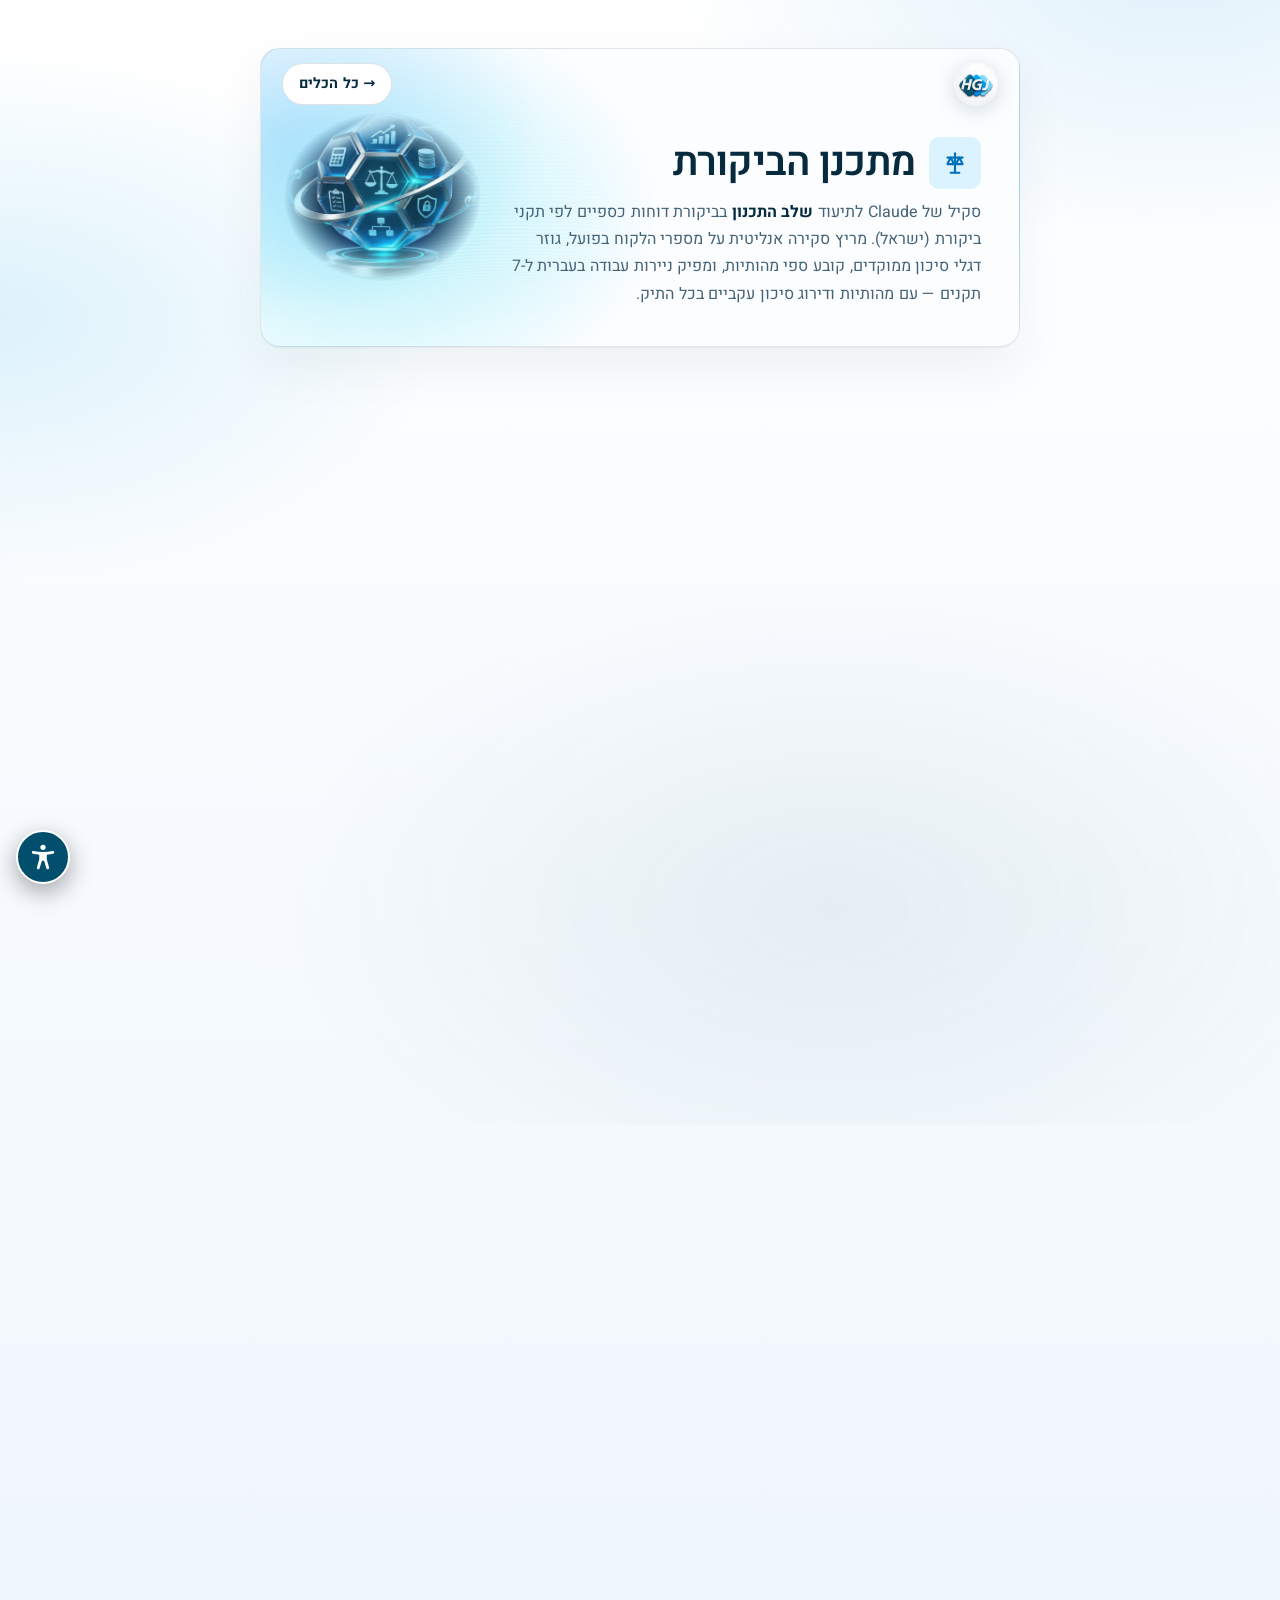
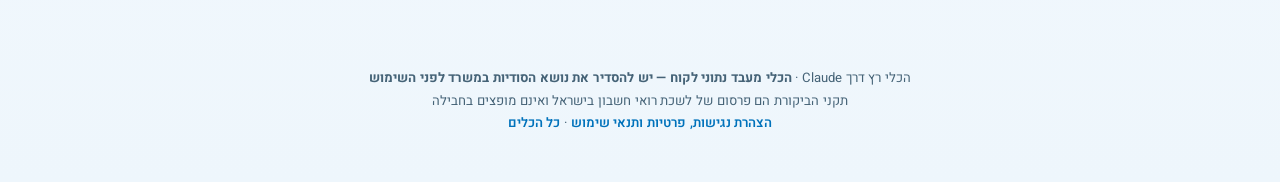
<file: audit-standards-toolkit/index.html>
<!DOCTYPE html>
<html lang="he" dir="rtl">
<head>
<meta charset="utf-8">
<meta name="viewport" content="width=device-width, initial-scale=1">
<title>מתכנן הביקורת — יישום תקני ביקורת ישראל | HGJ Tools</title>
<link rel="icon" href="../logo-mark.png">
<style>
  :root {
    --bg: #F7F8FA; --surface: #FFFFFF; --surface-2: #EEF1F4; --border: #DDE2E8;
    --ink: #1B1F27; --ink-soft: #5A6472; --accent: #2F55D4; --accent-ink: #FFFFFF;
    --warn-bg: #FDF0F0; --warn-border: #E0B4B4; --warn-ink: #7A0000;
    --ok-bg: #EFF8EF; --ok-border: #BEE0BE; --ok-ink: #145214;
    --shadow: 0 1px 2px rgba(20,30,50,.06), 0 8px 24px rgba(20,30,50,.07);
    --font-ui: "Segoe UI", "Assistant", "Rubik", system-ui, -apple-system, Arial, sans-serif;
    --radius: 14px;
  }
  @media (prefers-color-scheme: dark) {
    :root {
      --bg: #14171C; --surface: #1C2027; --surface-2: #232833; --border: #2E353F;
      --ink: #EAEEF3; --ink-soft: #9AA5B1; --accent: #6B85FF; --accent-ink: #0E1116;
      --warn-bg: #2A1A1A; --warn-border: #5A2E2E; --warn-ink: #F0B4B4;
      --ok-bg: #17251A; --ok-border: #2E4A34; --ok-ink: #A6D8AE;
      --shadow: 0 1px 2px rgba(0,0,0,.3), 0 10px 30px rgba(0,0,0,.35);
    }
  }
  * { box-sizing: border-box; }
  html, body { margin: 0; background: var(--bg); }
  body {
    font-family: var(--font-ui); color: var(--ink); min-height: 100vh;
    display: flex; justify-content: center; align-items: flex-start;
    padding: clamp(16px, 4vw, 48px) 16px; line-height: 1.6;
  }
  .page { width: 100%; max-width: 760px; display: flex; flex-direction: column; gap: 22px; }
  .logo-wrap {
    background: #fff; border: 1px solid var(--border); border-radius: var(--radius);
    padding: 16px 20px; display: flex; align-items: center; justify-content: space-between;
    box-shadow: var(--shadow); gap: 12px;
  }
  .logo-wrap img { height: 48px; width: auto; }
  .back { color: var(--accent); text-decoration: none; font-size: .9rem; font-weight: 600; white-space: nowrap; }
  .back:hover { text-decoration: underline; }
  header .title { font-size: clamp(1.5rem, 1.1rem + 1.6vw, 2rem); font-weight: 800; margin: 0 0 6px; letter-spacing: -.01em; }
  header .subtitle { color: var(--ink-soft); font-size: 1rem; margin: 0; }
  .card {
    background: var(--surface); border: 1px solid var(--border); border-radius: var(--radius);
    box-shadow: var(--shadow); padding: 22px 24px;
  }
  .card h2 { margin: 0 0 12px; font-size: 1.15rem; color: var(--ink); }
  .card h3 { margin: 18px 0 6px; font-size: 1rem; color: var(--ink); }
  .download {
    display: inline-flex; align-items: center; gap: 10px; background: var(--accent);
    color: var(--accent-ink); text-decoration: none; font-weight: 700; font-size: 1.05rem;
    padding: 14px 26px; border-radius: 12px; transition: transform .12s ease, filter .15s ease;
  }
  .download:hover { transform: translateY(-2px); filter: brightness(1.05); }
  .download:focus-visible { outline: 3px solid var(--accent); outline-offset: 3px; }
  .download svg { width: 20px; height: 20px; }
  .download.secondary { background: transparent; color: var(--accent); border: 1.5px solid var(--accent); font-size: .98rem; padding: 11px 20px; }
  .download.secondary:hover { background: var(--surface-2); filter: none; }
  .btn-row { display: flex; flex-wrap: wrap; gap: 10px; align-items: center; }
  .meta { color: var(--ink-soft); font-size: .88rem; margin-top: 10px; }
  ol, ul { margin: 8px 0; padding-inline-start: 22px; }
  li { margin: 6px 0; }
  code, .path {
    font-family: Consolas, "SF Mono", monospace; background: var(--surface-2);
    border: 1px solid var(--border); border-radius: 5px; padding: 1px 7px; font-size: .9em;
    direction: ltr; unicode-bidi: isolate; display: inline-block;
  }
  .install { display: block; direction: ltr; text-align: left; padding: 12px 14px; margin: 6px 0;
    background: var(--surface-2); border: 1px solid var(--border); border-radius: 8px;
    font-family: Consolas, monospace; font-size: .88rem; overflow-x: auto; }
  .warn { background: var(--warn-bg); border: 1px solid var(--warn-border); color: var(--warn-ink);
    border-radius: 10px; padding: 14px 18px; font-weight: 600; }
  .warn a { color: var(--warn-ink); }
  .ok { background: var(--ok-bg); border: 1px solid var(--ok-border); color: var(--ok-ink);
    border-radius: 10px; padding: 14px 18px; }
  .tokens { display: flex; flex-wrap: wrap; gap: 6px; margin-top: 6px; }
  .tok { background: var(--surface-2); border: 1px solid var(--border); border-radius: 6px;
    padding: 2px 8px; font-size: .82rem; }
  .tok.on { background: var(--ok-bg); border-color: var(--ok-border); color: var(--ok-ink); font-weight: 600; }
  .tbl-wrap { overflow-x: auto; margin-top: 8px; }
  table { width: 100%; border-collapse: collapse; font-size: .92rem; }
  th, td { text-align: right; padding: 8px 12px; border-bottom: 1px solid var(--border); }
  th { font-size: .8rem; color: var(--ink-soft); font-weight: 600; text-transform: none; }
  tbody tr:last-child td { border-bottom: 0; }
  td.yes { color: var(--ok-ink); font-weight: 700; }
  td.no { color: var(--ink-soft); }
  .steps { counter-reset: s; list-style: none; padding-inline-start: 0; }
  .steps > li { counter-increment: s; position: relative; padding-inline-start: 38px; margin: 12px 0; }
  .steps > li::before {
    content: counter(s); position: absolute; inset-inline-start: 0; top: 1px;
    width: 26px; height: 26px; border-radius: 50%; background: var(--accent); color: var(--accent-ink);
    display: grid; place-items: center; font-size: .82rem; font-weight: 700;
  }
  .steps > li.key::before { background: var(--warn-ink); }
  footer { color: var(--ink-soft); font-size: .82rem; text-align: center; padding-top: 4px; }
  footer a { color: var(--accent); text-decoration: none; font-weight: 600; }
  @media (prefers-reduced-motion: reduce) { * { transition: none !important; } }
</style>
<script src="../theme-init.js"></script>
<link rel="stylesheet" href="../theme.css">
<script src="../a11y.js" defer></script>
<script src="../tool-page.js" defer></script>
</head>
<body>
<div class="page">

  <div class="logo-wrap">
    <img src="../logo-mark.png" alt="הוגן, גינזבורג, יודלביץ ושות' - רואי חשבון">
    <a class="back" href="../">← כל הכלים</a>
  </div>

  <header>
    <h1 class="title">⚖️ מתכנן הביקורת</h1>
    <p class="subtitle">סקיל של Claude לתיעוד <strong>שלב התכנון</strong> בביקורת דוחות כספיים לפי תקני ביקורת (ישראל). מריץ סקירה אנליטית על מספרי הלקוח בפועל, גוזר דגלי סיכון ממוקדים, קובע ספי מהותיות, ומפיק ניירות עבודה בעברית ל-7 תקנים — עם מהותיות ודירוג סיכון עקביים בכל התיק.</p>
  </header>

  <div class="warn">
    ⚠️ <strong>הכלי הזה שונה משאר הכלים באתר: הוא עובד על נתוני לקוח אמיתיים.</strong><br>
    בניגוד לכלים הגנריים כאן, הכלי קורא דוחות כספיים של לקוחות. לרואה חשבון יש חובת סודיות מקצועית, ולכן <strong>לפני שנתון של לקוח אמיתי נכנס לשיחה</strong> יש להסדיר במשרד: באיזה מנוי Claude אתם משתמשים (מנויי Team/Enterprise מציעים תנאי טיפול בנתונים שונים ממנוי אישי), מה מדיניות המשרד לגבי העברת נתוני לקוח לספק חיצוני, והאם נדרשת הסכמת הלקוח או אנונימיזציה.<br>
    <strong>המלצה:</strong> להתחיל על תיק שהושלם, עם שם מוחלף. זו החלטה של המשרד — הכלי לא מכריע אותה.
  </div>

  <div class="card">
    <h2>הורדה</h2>
    <div class="btn-row">
      <a class="download" href="audit-standards-toolkit.zip" download>
        <svg viewBox="0 0 24 24" fill="none" stroke="currentColor" stroke-width="2" stroke-linecap="round" stroke-linejoin="round" aria-hidden="true"><path d="M21 15v4a2 2 0 0 1-2 2H5a2 2 0 0 1-2-2v-4"/><polyline points="7 10 12 15 17 10"/><line x1="12" y1="15" x2="12" y2="3"/></svg>
        הורדת החבילה (ZIP)
      </a>
      <a class="download secondary" href="planner.html">נסו את המחשבון בדפדפן ←</a>
    </div>
    <p class="meta">
      <span class="path">audit-standards-toolkit.zip</span> · 66KB · מאגר השאלות, שכבת ההיסק, המתודולוגיה, מדריך התקנה ובודק RTL.
      <strong>החבילה אינה כוללת את קבצי התקנים עצמם</strong> — ר' "התקנים הרשמיים" למטה.
    </p>
    <p class="meta">
      המחשבון בדפדפן אינו דורש הורדה או התקנה: מזינים כ-12 מספרים ורואים מיד אילו דגלים נדלקים ואיך נגזרים הספים. שימושי כדי להבין את ההיגיון לפני שמתקינים, וגם להדרכת מתמחים.
    </p>
  </div>

  <div class="card">
    <h2>מה הכלי עושה — ומה מבדיל אותו מצ׳קליסט</h2>
    <p>צ׳קליסט שואל "האם שקלת סיכון תרמית בהכנסה?" ומסמנים ✓. הנייר מלא, הערך אפס. הכלי הזה <strong>מחשב</strong> על המספרים בפועל וגוזר ממצא ספציפי:</p>
    <div class="ok">
      «פער צמיחה של 50 נקודות אחוז בין הלקוחות להכנסות. ימי האשראי התארכו מ-73 ל-99. נדרש נוהל חיתוך תקופתי מורחב סביב תאריך המאזן, אישורי יתרות ובדיקת גבייה לאחר התאריך.»
    </div>
    <p class="meta">מספר בלי מקור הוא טענה. מספר עם מקור הוא ראיה — וזה ההבדל בין תיעוד שממלא מקום לתיעוד שעומד בסקירת עמיתים.</p>

    <h3>שתי יכולות שצ׳קליסט לא נותן</h3>
    <ul>
      <li><strong>גזירה ממספרים אמיתיים</strong> — 14 חישובים (ימי אשראי, רווח גולמי, הון חוזר, יחס הנה״כ להכנסות ועוד) שמפעילים דגלים לפי תנאים מספריים מוגדרים. כל דגל יודע לאיזה תקן הוא מוזן ומה הוא מחייב.</li>
      <li><strong>עקביות חוצת-מסמכים</strong> — קובץ "עובדות ההתקשרות" מחזיק את המהותיות, דירוג הסיכון וקביעת העסק החי. כל נייר קורא ממנו ואינו מחשב מחדש, כך שלא ייתכן שנייר 320 יאמר 2,700 ונייר אחר יאמר 3,000.</li>
    </ul>

    <h3>דגלים ייחודיים לישראל</h3>
    <div class="tokens">
      <span class="tok">משיכות בעלים וסעיף 3(ט1)</span>
      <span class="tok">הפרשות חופשה, הבראה ופיצויים</span>
      <span class="tok">דוחות המשמשים את רשות המסים</span>
      <span class="tok">אמות מידה פיננסיות בנקאיות</span>
      <span class="tok">עמותות ומלכ״רים</span>
    </div>
  </div>

  <div class="card">
    <h2>מה מכוסה — ומה לא</h2>
    <p>בשקיפות מלאה, כדי שלא תהיה אשליה של כיסוי. הכלי עושה את <strong>שלב התכנון</strong>, ואותו הוא עושה טוב. הוא <strong>אינו</strong> מייצר תיק ביקורת שלם.</p>
    <div class="tbl-wrap">
      <table>
        <thead><tr><th>שלב הביקורת</th><th>תקנים</th><th>כיסוי</th></tr></thead>
        <tbody>
          <tr><td>קבלת ההתקשרות</td><td>210, 220</td><td class="no">✗</td></tr>
          <tr><td><strong>תכנון והערכת סיכונים</strong></td><td>200, 240, 250, 300, 315, 320, 570</td><td class="yes">✓ 7 תקנים</td></tr>
          <tr><td>ביצוע — עבודת השדה</td><td>330, 500–580</td><td class="no">✗</td></tr>
          <tr><td>סיום והערכה</td><td>450, 560, 580, 720</td><td class="no">✗</td></tr>
          <tr><td>דיווח — חוות הדעת</td><td>700–720</td><td class="no">✗</td></tr>
        </tbody>
      </table>
    </div>
    <p class="meta"><strong>7 מתוך 36 תקנים.</strong> אשכול התכנון הוא יחידה שעומדת בפני עצמה — ותיעוד תכנון הוא מהחוליות שסקירת עמיתים מעירה עליהן לעתים תכופות. ההרחבה הבאה המתוכננת: תקן 330 (נוהלי המבקר במענה לסיכונים שהוערכו).</p>
  </div>

  <div class="card">
    <h2>דרישות והתקנה</h2>
    <div class="ok"><strong>אין צורך ב-Python ולא בהתקנת תוכנה.</strong> הכלי הוא מאגר ידע ומתודולוגיה שקלוד קורא — קלוד עצמו קורא את הדוחות, מחשב, ומפיק את המסמכים.</div>

    <h3>1. להפעיל יצירת קבצים</h3>
    <p>ב-claude.ai: <strong>Settings ← Capabilities ←</strong> להפעיל <strong>"Code execution and file creation"</strong>.</p>
    <div class="warn">⚠️ בלי זה קלוד לא יוכל לייצר את קבצי ה-Word וה-Excel. זה השלב שהכי מרבים לשכוח.</div>

    <h3>2. להעלות את הסקיל</h3>
    <ul>
      <li><strong>Claude Desktop:</strong> <span class="path">Customize</span> (שמאל-תחתון) ← <span class="path">Skills</span> ← <span class="path">+</span> ← <span class="path">Upload a skill</span> ← לבחור את ה-ZIP</li>
      <li><strong>claude.ai:</strong> <span class="path">Settings</span> ← <span class="path">Customize</span> ← <span class="path">Skills</span> ← <span class="path">+</span> ← <span class="path">Create skill</span> ← <span class="path">Upload a skill</span> ← לבחור את ה-ZIP</li>
    </ul>
    <p class="meta">סנכרון בין claude.ai לדסקטופ אינו מתועד רשמית. אם התקנתם באחד ולא הופיע בשני — להעלות שוב.</p>

    <h3>3. לבדוק שזה עבד</h3>
    <p>בשיחה חדשה: <em>"אילו תקני ביקורת יש לך במאגר?"</em> — תשובה נכונה מונה שבעה: 200, 240, 250, 300, 315, 320, 570.</p>
    <p class="meta">פירוט מלא, כולל מסלול חלופי בלי התקנה ופתרון תקלות: <span class="path">INSTALL.md</span> שבתוך החבילה.</p>
  </div>

  <div class="card">
    <h2>איך עובדים בפועל</h2>
    <ol class="steps">
      <li>יוצרים תיקייה ללקוח ושמים בה את הדוחות הכספיים.</li>
      <li>פותחים <strong>שיחה חדשה — אחת לכל לקוח.</strong> לא בגלל טכניקה, בגלל סודיות: נתון של לקוח א׳ לא יכול להגיע לנייר של לקוח ב׳ אם הם מעולם לא היו באותה שיחה.</li>
      <li>כותבים: <em>"תכנן את הביקורת ל&lt;לקוח&gt;, שנת 2025. הדוחות בתיקייה."</em></li>
      <li>קלוד שואל: לקוח? שנה? אילו תקנים? פורמט? — הוא לא מנחש, ואם חסר נתון מהותי הוא עוצר ומבקש.</li>
      <li class="key"><strong>כאן אתם נכנסים.</strong> קלוד מציג את הסקירה האנליטית והדגלים <strong>לפני</strong> שהוא כותב מסמך אחד, ומבקש אישור. אתם מאשרים, מתקנים, או מסבירים: «ההנה״כ כוללת מענק חד-פעמי, זה לא דגל».</li>
      <li>קלוד נועל את ההכרעות בקובץ עובדות ההתקשרות, ומפיק את הניירות: Word לתיק, Excel לעבודה השוטפת.</li>
      <li>אתם בודקים. זו <strong>טיוטה</strong> — החתימה שלכם.</li>
      <li>רשימת המטלות הפתוחות היא העבודה מול ההנהלה. חוזרים עם התשובות, וקלוד מעדכן את הניירות ואת קובץ העובדות.</li>
    </ol>
    <div class="warn">שלב 5 הוא מה שהופך את הכלי מייצור-מסמכים לביקורת. מי שמדלג עליו קיבל מסמכים, לא ביקורת — והאחריות המקצועית נשארת שלו.</div>
  </div>

  <div class="card">
    <h2>התקנים הרשמיים</h2>
    <p><strong>החבילה אינה כוללת את קבצי התקנים.</strong> תקני הביקורת הם פרסום של לשכת רואי חשבון בישראל, ואינם שלנו להפצה מחדש.</p>
    <p>במקום זאת, כל קובץ במאגר נושא קישור ישיר ל-PDF הרשמי באתר הלשכה. כך אתם מורידים מהמקור — ומקבלים תמיד את <strong>הגרסה המעודכנת</strong>, לא עותק שהורד פעם.</p>
    <p><a class="download secondary" href="https://icpas.org.il/" target="_blank" rel="noopener noreferrer">לאתר לשכת רואי חשבון בישראל ←</a></p>
  </div>

  <div class="card">
    <h2>מגבלות מוצהרות</h2>
    <ul>
      <li><strong>התוצר הוא טיוטה.</strong> האחריות המקצועית וחוות הדעת — של רואה החשבון המבקר. הכלי מציע ומעגן, לא מכריע.</li>
      <li><strong>ספי הדגלים טרם נבחנו על תיקים אמיתיים.</strong> הם הצעה מקצועית שכוילה על חברת דוגמה אחת, ודורשים בחינה של מבקר מנוסה לפני הסתמכות.</li>
      <li><strong>הדגלים כמותיים בלבד.</strong> הם אינם מזהים סיכונים שמקורם ביושרת ההנהלה, בלחצים אישיים או במידע חוץ-דוחי.</li>
      <li><strong>דגל שלא הופעל אינו הוכחה שאין סיכון</strong> — רק שלא נמצא אינדיקטור כמותי.</li>
      <li><strong>גופים מיוחדים</strong> (עמותות, קבלנים, מוסדות פיננסיים) דורשים התאמה שטרם נבנתה.</li>
    </ul>
  </div>

  <footer>
    הכלי רץ דרך Claude · <strong>הכלי מעבד נתוני לקוח — יש להסדיר את נושא הסודיות במשרד לפני השימוש</strong><br>
    תקני הביקורת הם פרסום של לשכת רואי חשבון בישראל ואינם מופצים בחבילה<br>
    <a href="../policy/">הצהרת נגישות, פרטיות ותנאי שימוש</a> ·
    <a href="../">כל הכלים</a>
  </footer>

</div>
</body>
</html>
</file>
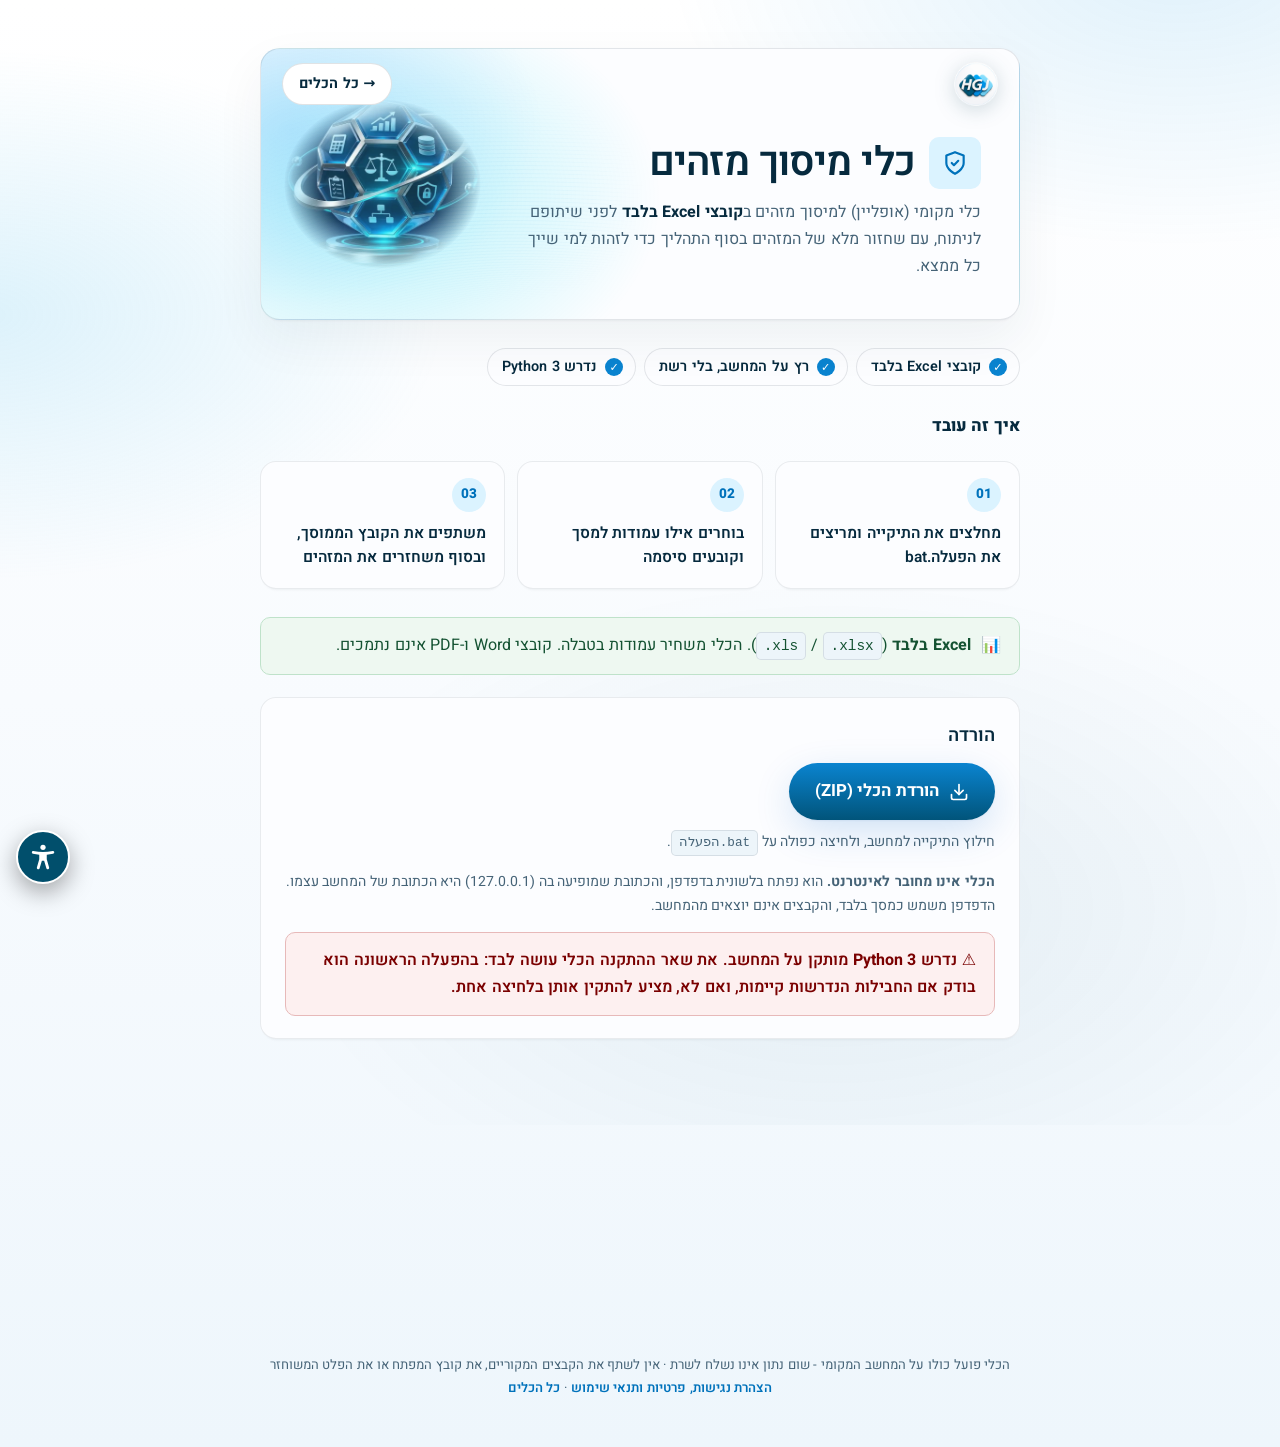
<file: data-masking/index.html>
<!DOCTYPE html>
<html lang="he" dir="rtl">
<head>
<meta charset="utf-8">
<meta name="robots" content="noindex, nofollow">
<link rel="icon" href="../logo-mark.png">
<meta name="viewport" content="width=device-width, initial-scale=1">
<title>כלי מיסוך מזהים | HGJ</title>
<style>
  :root {
    --bg: #F7F8FA; --surface: #FFFFFF; --surface-2: #EEF1F4; --border: #DDE2E8;
    --ink: #1B1F27; --ink-soft: #5A6472; --accent: #2F55D4; --accent-ink: #FFFFFF;
    --warn-bg: #FDF0F0; --warn-border: #E0B4B4; --warn-ink: #7A0000;
    --ok-bg: #EFF8EF; --ok-border: #BEE0BE; --ok-ink: #145214;
    --shadow: 0 1px 2px rgba(20,30,50,.06), 0 8px 24px rgba(20,30,50,.07);
    --font-ui: "Segoe UI", "Assistant", "Rubik", system-ui, -apple-system, Arial, sans-serif;
    --radius: 14px;
  }
  @media (prefers-color-scheme: dark) {
    :root {
      --bg: #14171C; --surface: #1C2027; --surface-2: #232833; --border: #2E353F;
      --ink: #EAEEF3; --ink-soft: #9AA5B1; --accent: #6B85FF; --accent-ink: #0E1116;
      --warn-bg: #2A1A1A; --warn-border: #5A2E2E; --warn-ink: #F0B4B4;
      --ok-bg: #17251A; --ok-border: #2E4A34; --ok-ink: #A6D8AE;
      --shadow: 0 1px 2px rgba(0,0,0,.3), 0 10px 30px rgba(0,0,0,.35);
    }
  }
  * { box-sizing: border-box; }
  html, body { margin: 0; background: var(--bg); }
  body {
    font-family: var(--font-ui); color: var(--ink); min-height: 100vh;
    display: flex; justify-content: center; align-items: flex-start;
    padding: clamp(16px, 4vw, 48px) 16px; line-height: 1.6;
  }
  .page { width: 100%; max-width: 760px; display: flex; flex-direction: column; gap: 22px; }
  .logo-wrap {
    background: #fff; border: 1px solid var(--border); border-radius: var(--radius);
    padding: 16px 20px; display: flex; align-items: center; justify-content: space-between;
    box-shadow: var(--shadow); gap: 12px;
  }
  .logo-wrap img { height: 48px; width: auto; }
  .back { color: var(--accent); text-decoration: none; font-size: .9rem; font-weight: 600; white-space: nowrap; }
  .back:hover { text-decoration: underline; }
  header .title { font-size: clamp(1.5rem, 1.1rem + 1.6vw, 2rem); font-weight: 800; margin: 0 0 6px; letter-spacing: -.01em; }
  header .subtitle { color: var(--ink-soft); font-size: 1rem; margin: 0; }
  .card {
    background: var(--surface); border: 1px solid var(--border); border-radius: var(--radius);
    box-shadow: var(--shadow); padding: 22px 24px;
  }
  .card h2 { margin: 0 0 12px; font-size: 1.15rem; color: var(--ink); }
  .download {
    display: inline-flex; align-items: center; gap: 10px; background: var(--accent);
    color: var(--accent-ink); text-decoration: none; font-weight: 700; font-size: 1.05rem;
    padding: 14px 26px; border-radius: 12px; transition: transform .12s ease, filter .15s ease;
  }
  .download:hover { transform: translateY(-2px); filter: brightness(1.05); }
  .download svg { width: 20px; height: 20px; }
  .download.secondary { background: transparent; color: var(--accent); border: 1.5px solid var(--accent); font-size: .98rem; padding: 11px 20px; }
  .download.secondary:hover { background: var(--surface-2); filter: none; }
  .meta { color: var(--ink-soft); font-size: .88rem; margin-top: 10px; }
  ol, ul { margin: 8px 0; padding-inline-start: 22px; }
  li { margin: 6px 0; }
  code, .path {
    font-family: Consolas, "SF Mono", monospace; background: var(--surface-2);
    border: 1px solid var(--border); border-radius: 5px; padding: 1px 7px; font-size: .9em;
    direction: ltr; unicode-bidi: isolate; display: inline-block;
  }
  .install { display: block; direction: ltr; text-align: left; padding: 12px 14px; margin: 6px 0;
    background: var(--surface-2); border: 1px solid var(--border); border-radius: 8px;
    font-family: Consolas, monospace; font-size: .88rem; overflow-x: auto; }
  .warn { background: var(--warn-bg); border: 1px solid var(--warn-border); color: var(--warn-ink);
    border-radius: 10px; padding: 14px 18px; font-weight: 600; }
  .ok { background: var(--ok-bg); border: 1px solid var(--ok-border); color: var(--ok-ink);
    border-radius: 10px; padding: 14px 18px; }
  .tokens { display: flex; flex-wrap: wrap; gap: 6px; margin-top: 6px; }
  .tok { background: var(--surface-2); border: 1px solid var(--border); border-radius: 6px;
    padding: 2px 8px; font-size: .82rem; }
  footer { color: var(--ink-soft); font-size: .82rem; text-align: center; padding-top: 4px; }
</style>
<script src="../theme-init.js"></script>
<link rel="stylesheet" href="../theme.css">
<script src="../a11y.js" defer></script>
<script src="../tool-page.js" defer></script>
</head>
<body>
<div class="page">

  <div class="logo-wrap">
    <img src="../logo-mark.png" alt="הוגן, גינזבורג, יודלביץ ושות' - רואי חשבון">
    <a class="back" href="../">← כל הכלים</a>
  </div>

  <header>
    <h1 class="title">🛡 כלי מיסוך מזהים</h1>
    <p class="subtitle">כלי מקומי (אופליין) למיסוך מזהים ב<b>קובצי Excel בלבד</b> לפני שיתופם לניתוח, עם שחזור מלא של המזהים בסוף התהליך כדי לזהות למי שייך כל ממצא.</p>
  </header>

  <div class="ok" style="display:flex;align-items:center;gap:10px;">
    📊 <span><b>Excel בלבד</b> (<span class="path">.xlsx</span> / <span class="path">.xls</span>). הכלי משחיר עמודות בטבלה. קובצי Word ו-PDF אינם נתמכים.</span>
  </div>

  <div class="card">
    <h2>הורדה</h2>
    <a class="download" href="data-masking-tool.zip" download>
      <svg viewBox="0 0 24 24" fill="none" stroke="currentColor" stroke-width="2" stroke-linecap="round" stroke-linejoin="round">
        <path d="M21 15v4a2 2 0 0 1-2 2H5a2 2 0 0 1-2-2v-4"/><polyline points="7 10 12 15 17 10"/><line x1="12" y1="15" x2="12" y2="3"/>
      </svg>
      הורדת הכלי (ZIP)
    </a>
    <p class="meta">חילוץ התיקייה למחשב, ולחיצה כפולה על <span class="path">הפעלה.bat</span>.</p>
    <p class="meta"><b>הכלי אינו מחובר לאינטרנט.</b> הוא נפתח בלשונית בדפדפן, והכתובת שמופיעה בה (127.0.0.1) היא הכתובת של המחשב עצמו. הדפדפן משמש כמסך בלבד, והקבצים אינם יוצאים מהמחשב.</p>
    <div class="warn" style="margin-top:12px;">⚠ נדרש <b>Python 3</b> מותקן על המחשב. את שאר ההתקנה הכלי עושה לבד: בהפעלה הראשונה הוא בודק אם החבילות הנדרשות קיימות, ואם לא, מציע להתקין אותן בלחיצה אחת.</div>
  </div>

  <div class="card">
    <h2>למה הכלי מיועד</h2>
    <p>הכלי מחליף מזהים אישיים (שם, ת"ז, חשבון, טלפון, כתובת, מעסיק ועוד) ב<b>אסימונים עקביים והפיכים</b>: אותו ערך מקורי מקבל תמיד את אותו אסימון בכל הקבצים, כך שההצלבות בין טבלאות נשמרות. את הקובץ הממוסך אפשר לשתף בבטחה (למשל להעלות לניתוח), ובסוף התהליך משחזרים את המזהים האמיתיים מקומית בעזרת הסיסמה.</p>
    <div class="tokens">
      <span class="tok">שם NAME-</span><span class="tok">ת"ז ID-</span><span class="tok">חשבון ACC-</span>
      <span class="tok">בנק BNK-</span><span class="tok">טלפון PHN-</span><span class="tok">כתובת ADR-</span>
      <span class="tok">מעסיק EMP-</span><span class="tok">עמודה חופשית FLD-</span>
    </div>
    <p class="meta">קובץ Excel בלבד (<span class="path">.xlsx</span> / <span class="path">.xls</span>). קובצי Word ו-PDF אינם נתמכים.</p>
  </div>

  <div class="card">
    <h2>איך משתמשים</h2>
    <ol>
      <li>מחלצים את התיקייה ומריצים <span class="path">הפעלה.bat</span> (נפתח מסך בית).</li>
      <li><b>מיסוך:</b> שמים את הקבצים המקוריים בתיקייה <span class="path">1</span>, בוחרים אילו עמודות למסך (שם/ת"ז נעולים תמיד), ומזינים סיסמה. הפלט הממוסך נוצר בתיקייה <span class="path">2</span>. שורת הכותרת מזוהה לבד גם כשאינה בשורה הראשונה, ואפשר לקבוע אותה ידנית מתוך תצוגה מקדימה של הגיליון. קובץ שנשארה בו עמודת מספרי זהות גלויה נחסם ואינו נכתב.</li>
      <li><b>שחזור:</b> שמים את קובץ הממצאים בתיקייה <span class="path">3</span>, מזינים את אותה סיסמה, והקובץ עם המזהים האמיתיים נוצר בתיקייה <span class="path">4</span>.</li>
    </ol>
    <div class="warn">⚠ בהרצה הראשונה בוחרים סיסמה. יש לזכור אותה, בלעדיה לא ניתן לשחזר את השמות והת"ז בסוף התהליך.</div>
  </div>

  <div class="card">
    <h2>דרישות והתקנה</h2>
    <p>Windows עם <b>Python 3</b> מותקן. אם עדיין אין Python על המחשב, מתקינים אותו מהמקור הרשמי:</p>
    <p>
      <a class="download secondary" href="https://www.python.org/downloads/windows/" target="_blank" rel="noopener noreferrer">
        <svg viewBox="0 0 24 24" fill="none" stroke="currentColor" stroke-width="2" stroke-linecap="round" stroke-linejoin="round">
          <path d="M21 15v4a2 2 0 0 1-2 2H5a2 2 0 0 1-2-2v-4"/><polyline points="7 10 12 15 17 10"/><line x1="12" y1="15" x2="12" y2="3"/>
        </svg>
        הורדת Python (python.org, המקור הרשמי)
      </a>
    </p>
    <p class="meta">בהתקנה חשוב לסמן <span class="path">Add python.exe to PATH</span>. את החבילות הנדרשות <b>אין צורך להתקין ידנית</b>: <span class="path">הפעלה.bat</span> בודק אותן לפני כל הרצה, ואם חסרה אחת הוא מציג מסך ומתקין את כולן בלחיצה אחת. להתקנה ידנית, אם מעדיפים:</p>
    <span class="install">pip install pandas openpyxl xlrd cryptography</span>
    <p class="meta">הוראות מפורטות בתוך החבילה: <span class="path">_קבצי מערכת (לא לגעת)/הוראות-שימוש.html</span></p>
  </div>

  <div class="ok">
    🔒 <b>אבטחה:</b> טבלת המיפוי נשמרת מוצפנת (Fernet, AES-128 + HMAC, מפתח נגזר מהסיסמה ב-PBKDF2 עם 390,000 איטרציות). הקבצים הממוסכים עצמם אינם מכילים את הערכים המקוריים.
  </div>

  <div class="warn">
    &#9878; <b>פסאודונימי, לא אנונימי.</b> האסימונים הפיכים בעזרת קובץ המפתח והסיסמה,
    ולכן כל עוד המפתח קיים הקבצים הממוסכים נשארים <b>מידע אישי</b> לעניין חוק הגנת
    הפרטיות ותיקון 13, וכך גם ב-GDPR סעיף 4(5). אין להתייחס אליהם כאל מידע אנונימי
    ואין להסיק שהעברתם אינה פעולת עיבוד של מידע אישי. החריג היחיד: תאריך לידה או
    פטירה מוכלל לשנה בלבד, וזה בלתי הפיך.
  </div>

  <footer>
    הכלי פועל כולו על המחשב המקומי - שום נתון אינו נשלח לשרת · אין לשתף את הקבצים המקוריים, את קובץ המפתח או את הפלט המשוחזר<br>
    <a href="../policy/" style="color: var(--accent); text-decoration: none; font-weight: 600;">הצהרת נגישות, פרטיות ותנאי שימוש</a> ·
    <a href="../" style="color: var(--accent); text-decoration: none; font-weight: 600;">כל הכלים</a>
  </footer>

</div>
</body>
</html>
</file>
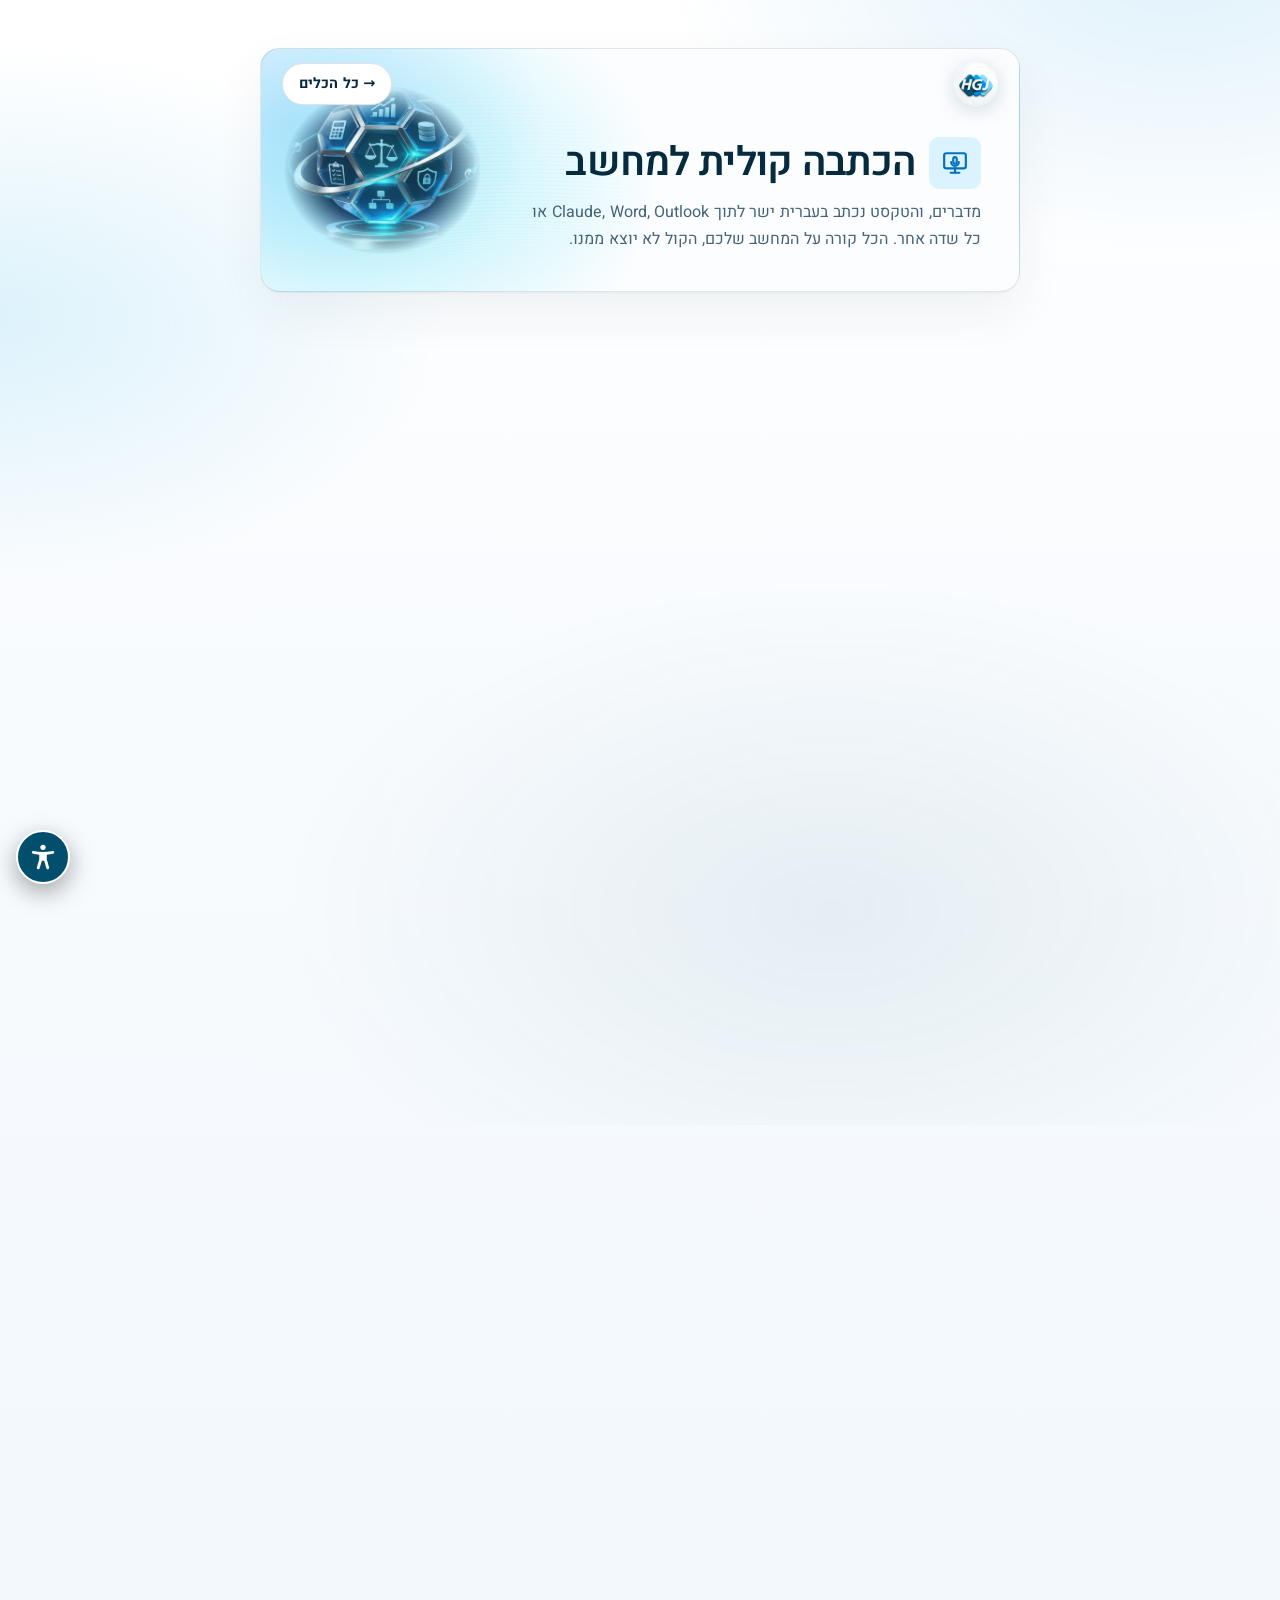
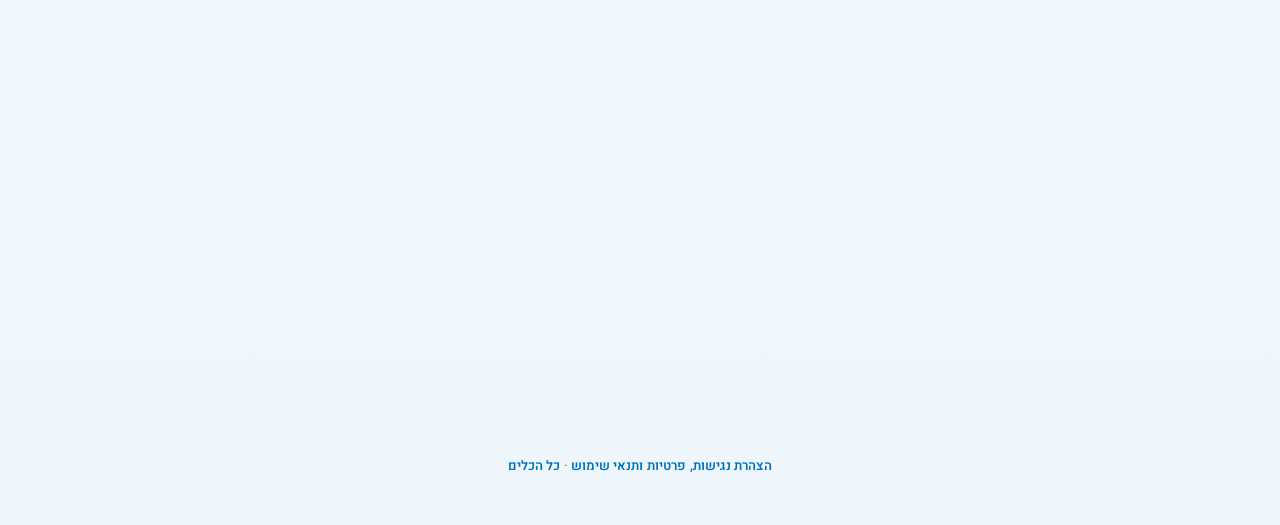
<file: dictation-desktop/index.html>
<!DOCTYPE html>
<html lang="he" dir="rtl">
<head>
<meta charset="utf-8">
<meta name="viewport" content="width=device-width, initial-scale=1">
<title>הכתבה קולית למחשב | HGJ</title>
<link rel="icon" href="../logo-mark.png">
<style>
  :root {
    --bg: #F7F8FA; --surface: #FFFFFF; --surface-2: #EEF1F4; --border: #DDE2E8;
    --ink: #1B1F27; --ink-soft: #5A6472; --accent: #2F55D4; --accent-ink: #FFFFFF;
    --ok: #2F9E44; --warn-bg: #FFF4E5; --warn-border: #F5C06B; --warn-ink: #7A4A00;
    --shadow: 0 1px 2px rgba(20,30,50,.06), 0 8px 24px rgba(20,30,50,.07);
    --font-ui: "Segoe UI", "Assistant", "Rubik", system-ui, -apple-system, "Helvetica Neue", Arial, sans-serif;
    --radius: 14px;
  }
  @media (prefers-color-scheme: dark) {
    :root {
      --bg: #14171C; --surface: #1C2027; --surface-2: #232833; --border: #2E353F;
      --ink: #EAEEF3; --ink-soft: #9AA5B1; --accent: #6B85FF; --accent-ink: #0E1116;
      --ok: #51CF66; --warn-bg: #2A2314; --warn-border: #6B4F12; --warn-ink: #F3D9A4;
      --shadow: 0 1px 2px rgba(0,0,0,.3), 0 10px 30px rgba(0,0,0,.35);
    }
  }
  * { box-sizing: border-box; }
  html, body { margin: 0; background: var(--bg); }
  body {
    font-family: var(--font-ui); color: var(--ink); min-height: 100vh;
    display: flex; justify-content: center; align-items: flex-start;
    padding: clamp(16px, 4vw, 48px) 16px; line-height: 1.6;
  }
  .page { width: 100%; max-width: 760px; display: flex; flex-direction: column; gap: 22px; }
  .logo-wrap {
    background: #fff; border: 1px solid var(--border); border-radius: var(--radius);
    padding: 16px 20px; display: flex; align-items: center; justify-content: space-between;
    box-shadow: var(--shadow); gap: 12px;
  }
  .logo-wrap img { height: 48px; width: auto; }
  .back { color: var(--accent); text-decoration: none; font-size: .9rem; font-weight: 600; white-space: nowrap; }
  .back:hover { text-decoration: underline; }
  header .title { font-size: clamp(1.5rem, 1.1rem + 1.6vw, 2rem); font-weight: 800; margin: 0 0 6px; letter-spacing: -.01em; }
  header .subtitle { color: var(--ink-soft); font-size: 1rem; margin: 0; }
  .card {
    background: var(--surface); border: 1px solid var(--border); border-radius: var(--radius);
    box-shadow: var(--shadow); padding: 22px 24px;
  }
  .card h2 { margin: 0 0 12px; font-size: 1.15rem; color: var(--ink); }
  .download {
    display: inline-flex; align-items: center; gap: 10px; background: var(--accent);
    color: var(--accent-ink); text-decoration: none; font-weight: 700; font-size: 1.05rem;
    padding: 14px 26px; border-radius: 12px; transition: transform .12s ease, filter .15s ease;
  }
  .download:hover { transform: translateY(-2px); filter: brightness(1.05); }
  .download svg { width: 20px; height: 20px; }
  .meta { color: var(--ink-soft); font-size: .88rem; margin-top: 10px; }
  ol, ul { margin: 8px 0; padding-inline-start: 22px; }
  li { margin: 6px 0; }
  code {
    direction: ltr; unicode-bidi: embed; background: var(--surface-2); border: 1px solid var(--border);
    border-radius: 5px; padding: 1px 6px; font-size: .88em;
  }
  .flow { display: grid; grid-template-columns: repeat(auto-fit, minmax(150px, 1fr)); gap: 12px; margin-top: 6px; }
  .step { background: var(--surface-2); border: 1px solid var(--border); border-radius: 10px; padding: 12px 14px; }
  .step .n { display: inline-grid; place-items: center; width: 26px; height: 26px; border-radius: 50%; background: var(--accent); color: var(--accent-ink); font-weight: 700; font-size: .85rem; margin-bottom: 6px; }
  .step b { display: block; margin-bottom: 2px; }
  .step span { color: var(--ink-soft); font-size: .9rem; }
  table { width: 100%; border-collapse: collapse; font-size: .93rem; }
  th, td { text-align: right; padding: 8px 10px; border-bottom: 1px solid var(--border); vertical-align: top; }
  th { color: var(--ink-soft); font-weight: 600; font-size: .85rem; }
  tr:last-child td { border-bottom: none; }
  .note { background: var(--warn-bg); border: 1px solid var(--warn-border); color: var(--warn-ink); border-radius: 10px; padding: 12px 14px; font-size: .92rem; }
  .ok-note { border-inline-start: 4px solid var(--ok); }
  /* אימות SHA256: מקופל כברירת מחדל, ונשבר לשורות כדי לא לפרוץ את הרוחב בטלפון */
  details.verify summary { cursor: pointer; color: var(--accent); font-weight: 600; font-size: .88rem; list-style-position: inside; }
  details.verify summary:hover { text-decoration: underline; }
  .hash {
    display: block; margin-top: 6px; padding: 8px 10px;
    font-family: Consolas, "Courier New", monospace; font-size: .78rem; line-height: 1.5;
    direction: ltr; text-align: left; unicode-bidi: embed;
    word-break: break-all; overflow-wrap: anywhere;
    background: var(--surface-2); border: 1px solid var(--border); border-radius: 6px;
  }
  .table-wrap { overflow-x: auto; }
  @media (max-width: 520px) {
    body { padding: 12px 10px; }
    .card { padding: 16px; }
    .download { width: 100%; justify-content: center; }
    th, td { padding: 7px 6px; font-size: .88rem; }
  }
  footer { color: var(--ink-soft); font-size: .82rem; text-align: center; padding-top: 4px; }
  footer a { color: var(--accent); text-decoration: none; font-weight: 600; }
  /* דף מקוצר: רשימת צעדים, פירוט מקופל, תגיות פלטפורמה */
  ol.quick { margin: 16px 0 4px; padding-inline-start: 22px; }
  ol.quick li { margin: 8px 0; }
  ol.quick i { font-style: normal; background: var(--surface-2); border: 1px solid var(--border); border-radius: 5px; padding: 0 6px; }
  details.more { margin-top: 12px; border-top: 1px solid var(--border); padding-top: 10px; }
  details.more summary { cursor: pointer; color: var(--accent); font-weight: 600; font-size: .92rem; }
  details.more summary:hover { text-decoration: underline; }
  details.more ul, details.more .meta, details.more .table-wrap { margin-top: 8px; }
  ul.where, ul.feat { list-style: none; padding: 0; margin: 4px 0 0; }
  ul.where li, ul.feat li { margin: 9px 0; }
  .tag { display: inline-block; min-width: 40px; text-align: center; font-size: .78rem; font-weight: 700; color: var(--ink-soft); background: var(--surface-2); border: 1px solid var(--border); border-radius: 999px; padding: 1px 9px; margin-inline-end: 6px; }
  .tag.ok { color: var(--ok); border-color: var(--ok); background: transparent; }
</style>
<script src="../theme-init.js"></script>
<link rel="stylesheet" href="../theme.css">
<script src="../a11y.js" defer></script>
<script src="../tool-page.js" defer></script>
</head>
<body>
<div class="page">

  <div class="logo-wrap">
    <img src="../logo-mark.png" alt="הוגן, גינזבורג, יודלביץ ושות' - רואי חשבון">
    <a class="back" href="../">← כל הכלים</a>
  </div>

  <header>
    <h1 class="title">🎙 הכתבה קולית למחשב</h1>
    <p class="subtitle">מדברים, והטקסט נכתב בעברית ישר לתוך Claude, Word, Outlook או כל שדה אחר. הכל קורה על המחשב שלכם, הקול לא יוצא ממנו.</p>
  </header>

  <div class="card">
    <a class="download" href="https://github.com/hgj-tools/hgj-tools.github.io/releases/download/v1.6.2-dictation-desktop/HGJ-Dictation-Setup-1.6.2.exe">
      <svg viewBox="0 0 24 24" fill="none" stroke="currentColor" stroke-width="2" stroke-linecap="round" stroke-linejoin="round" aria-hidden="true"><path d="M21 15v4a2 2 0 0 1-2 2H5a2 2 0 0 1-2-2v-4"/><path d="M7 10l5 5 5-5"/><path d="M12 15V3"/></svg>
      הורדת התוכנה
    </a>
    <div class="meta">Windows 10 / 11 · גרסה 1.6.2 · 64MB · מיקרופון</div>

    <ol class="quick">
      <li><b>מריצים את הקובץ שירד.</b> Windows יציג "מפרסם לא ידוע": לוחצים <i>מידע נוסף</i> ואז <i>הפעל בכל זאת</i>.</li>
      <li><b>בהפעלה הראשונה</b> התוכנה מורידה את מודל השפה (1.6GB, כמה דקות). פעם אחת בלבד.</li>
      <li><b>כפתור מיקרופון</b> מופיע בפינת המסך. זה הכל.</li>
    </ol>

    <details class="more">
      <summary>ההתקנה נחסמה או שמשהו לא עבד</summary>
      <ul>
        <li><b>תוכנת ההגנה חסמה את הקובץ:</b> יש <a href="https://github.com/hgj-tools/hgj-tools.github.io/releases/download/v1.6.2-dictation-desktop/HGJ-Dictation-Portable-1.6.2.zip">גרסה בלי התקנה (ZIP, 102MB)</a>. מחלצים לתיקייה קבועה, למשל <code>מסמכים\HGJ</code>, ומריצים את <code>הפעלה.bat</code>.</li>
        <li><b>לא להריץ מתיקיית ההורדות.</b> תוכנות הגנה חוסמות תוכנות שמופעלות משם. קודם להעביר לתיקייה קבועה.</li>
        <li><b>גם זה נחסם?</b> המחשב מנוהל במדיניות שרק ה-IT יכול לפתוח. לבקש להוסיף את הכלי לרשימה המאושרת.</li>
        <li><b>הסרה:</b> הגדרות Windows ← אפליקציות ← הכתבה קולית HGJ.</li>
      </ul>
    </details>

    <details class="more">
      <summary>למתקדמים: אימות הקובץ וקוד המקור</summary>
      <div class="meta">SHA256 של קובץ ההתקנה (בודקים עם <code>Get-FileHash</code> ב-PowerShell):</div>
      <code class="hash">3cfd2c3104c8129cefdfc88e37780cdf59d884f82a18b0ba88f8c774a475863f</code>
      <div class="meta">של הגרסה בלי התקנה (ZIP):</div>
      <code class="hash">e063bf291661cba1c72027815b09005502b8d35ea19b41950ada089db42c63e2</code>
      <div class="meta" style="margin-top:8px">קוד המקור (Python, ~1,400 שורות): <a href="hgj-dictation-desktop.zip" download>hgj-dictation-desktop.zip</a>. דורש Python 3.10 ומעלה, ההוראות ב-README שבפנים.</div>
    </details>
  </div>

  <div class="card">
    <h2>איפה זה עובד</h2>
    <ul class="where">
      <li><span class="tag ok">✔</span> <b>Windows 10 / 11.</b> זו הפלטפורמה שהכלי נבנה ונבדק עליה.</li>
      <li><span class="tag">Mac</span> אין צורך בכלי: ההכתבה המובנית של macOS תומכת בעברית (לחיצה כפולה על Fn).</li>
      <li><span class="tag">טלפון</span> המיקרופון של המקלדת מכתיב בעברית ממילא.</li>
      <li><span class="tag">Linux ואחרים</span> לא נתמך. ליבת התמלול חוצת פלטפורמות, אבל ההקלדה לשדה, מקש הקיצור והתקנה כתובים ל-Windows. מי שרוצה להריץ במערכת אחרת יצטרך להתאים את הקוד (זמין למעלה), ואפשר לפנות אלינו.</li>
      <li><span class="tag">בכל מקום</span> <a href="../dictation/">הכתבה קולית בדפדפן</a>: בלי התקנה, אבל הקול נשלח לענן, לא למידע רגיש.</li>
    </ul>
  </div>

  <div class="card">
    <h2>איך משתמשים</h2>
    <div class="flow">
      <div class="step"><span class="n">1</span><b>עומדים בשדה</b><span>הסמן בשורת ההודעה של Claude, במסמך, במייל</span></div>
      <div class="step"><span class="n">2</span><b>לוחצים ומדברים</b><span>על הכפתור או על מקש הקיצור (F9). חלונית קטנה מראה לאן הטקסט ייכתב</span></div>
      <div class="step"><span class="n">3</span><b>ממשיכים לדבר</b><span>הפסקה קצרה סוגרת משפט, וההאזנה ממשיכה</span></div>
      <div class="step"><span class="n">4</span><b>הטקסט נכתב</b><span>כל משפט מופיע תוך כ-5 שניות. סיום: לחיצה, או 15 שניות שקט</span></div>
    </div>
    <p class="meta" style="margin-top:14px">הכפתור הקטן (שלוש נקודות) ליד המיקרופון פותח את שאר האפשרויות:</p>
    <ul class="feat">
      <li><b>תמלול קובץ:</b> הקלטתם פגישה בטלפון? בוחרים את הקובץ ומתקבל טקסט עם חותמות זמן לצד ההקלטה. שעת הקלטה בכ-20 דקות.</li>
      <li><b>מילון:</b> שמות לקוחות ומונחים שהמנוע מתבלבל בהם.</li>
      <li><b>הגדרות:</b> בחירת מיקרופון, מקש קיצור, זמני השקט.</li>
      <li><b>אחרונות:</b> חמש ההכתבות האחרונות, להעתקה בלחיצה. נשמרות בזיכרון בלבד ונמחקות ביציאה.</li>
      <li><b>עדכונים:</b> התוכנה מודיעה כשיש גרסה חדשה ומתעדכנת בלחיצה.</li>
    </ul>
    <p class="meta" style="margin-top:14px"><b>הדבקה בטוחה:</b> אם הזזתם את הסמן למקום אחר בזמן ההכתבה, התוכנה לא מדביקה בעיוורון. הטקסט מחכה בלוח, והיא מודיעה על כך. בהערה במסמך Word הטקסט נכנס להערה שבה התחלתם.</p>
  </div>

  <div class="card" id="disclosure">
    <h2>גילוי נאות</h2>
    <ul class="feat">
      <li><b>הקול לא יוצא מהמחשב.</b> התמלול נעשה על המעבד המקומי, האודיו נמחק מיד, ואין שרת או חשבון. לכן זה הכלי למידע רגיש.</li>
      <li><b>על מה זה מבוסס:</b> מודל זיהוי הדיבור Whisper (קוד פתוח), שכוונן לעברית על ידי פרויקט ivrit.ai הישראלי. מודל לזיהוי דיבור בלבד: הופך קול לטקסט ואינו מבין, עונה או זוכר.</li>
      <li><b>תמלול אוטומטי אינו מושלם.</b> ציטוטים מתמלול פגישה יש לאמת מול ההקלטה, ולהקליט רק כשהמשתתפים יודעים.</li>
    </ul>
    <details class="more">
      <summary>הפרטים המלאים</summary>
      <div class="table-wrap"><table>
        <tr><td>מה מותקן</td><td>הפייתון הרשמי (חתום דיגיטלית על ידי Python Software Foundation), חבילות שנבדקו ונעולות בגרסה ובחתימה, וקוד הכלי כקובצי טקסט קריאים. אין קובץ EXE ארוז. התקנה למשתמש הנוכחי בלבד, בלי הרשאות מנהל.</td></tr>
        <tr><td>תקשורת לרשת</td><td>שלושה מקרים בלבד: הורדת המודל בהפעלה הראשונה, קריאה אחת ביום לקובץ גרסה בדף הזה, ובאישורכם הורדת קובץ הקוד המעודכן מכאן, עם אימות חתימה. לא נשלח שום מידע. כתובת העדכון קבועה בקוד, והתוכנה לעולם לא מורידה ולא מריצה EXE בעצמה. אפשר לכבות את בדיקת העדכונים בהגדרות.</td></tr>
        <tr><td>הלוח</td><td>הטקסט המוכתב עובר דרך לוח ההעתקה של Windows כדי להידבק בשדה, ונשאר בו עד ההעתקה הבאה. התוכנה מסמנת אותו כך ש-Windows לא שומר אותו בהיסטוריית הלוח ולא מעלה אותו ללוח בענן.</td></tr>
        <tr><td>גישה לתוכנות אחרות</td><td>כדי לדעת לאן להדביק, התוכנה בודקת איזה חלון ואיזה שדה ממוקדים, ובזמן הכתבה אם לחצתם בעכבר בחלון היעד (דגל בלבד, בלי מיקום ובלי רישום). במסמך Word פתוח היא ניגשת ל-Word עצמו כדי להכניס את הטקסט להערה שבה התחלתם. היא קוראת מיקום בלבד, ולא את תוכן המסמך.</td></tr>
        <tr><td>מה נבדק</td><td>35 חבילות Python וכלי הבנייה עברו את נוהל אבטחת החבילות של המשרד: הורדה פסיבית, אימות מקור, השוואת חתימות, סריקת קוד ובינארים. המודל אומת מול Hugging Face.</td></tr>
        <tr><td>ההבדל מכלי הדפדפן</td><td><a href="../dictation/">הכתבה קולית בדפדפן</a> שולחת את הקול לשירות של Google או Microsoft. מהירה ובזמן אמת, אבל הקול יוצא מהמחשב.</td></tr>
        <tr><td>קבצים שהתוכנה כותבת</td><td>קובץ לוג עם זמנים, אורכים וסוג החלון, בלי תוכן, בלי כותרות חלונות ובלי שמות קבצים. קובץ נפרד לרישום תקלות טכניות (שמות פונקציות בלבד). שניהם נשארים במחשב. חמש ההכתבות האחרונות נשמרות בזיכרון בלבד.</td></tr>
        <tr><td>מקור העדכונים</td><td>העדכון מגיע מהאתר הזה, שמנוהל בחשבון GitHub של המשרד. חתימת הקובץ מבטיחה שהוא הגיע שלם, והאמון במקור נשען על אבטחת החשבון.</td></tr>
      </table></div>
    </details>
  </div>

  <footer>
    <a href="../policy/">הצהרת נגישות, פרטיות ותנאי שימוש</a> ·
    <a href="../">כל הכלים</a>
  </footer>

</div>
</body>
</html>
</file>
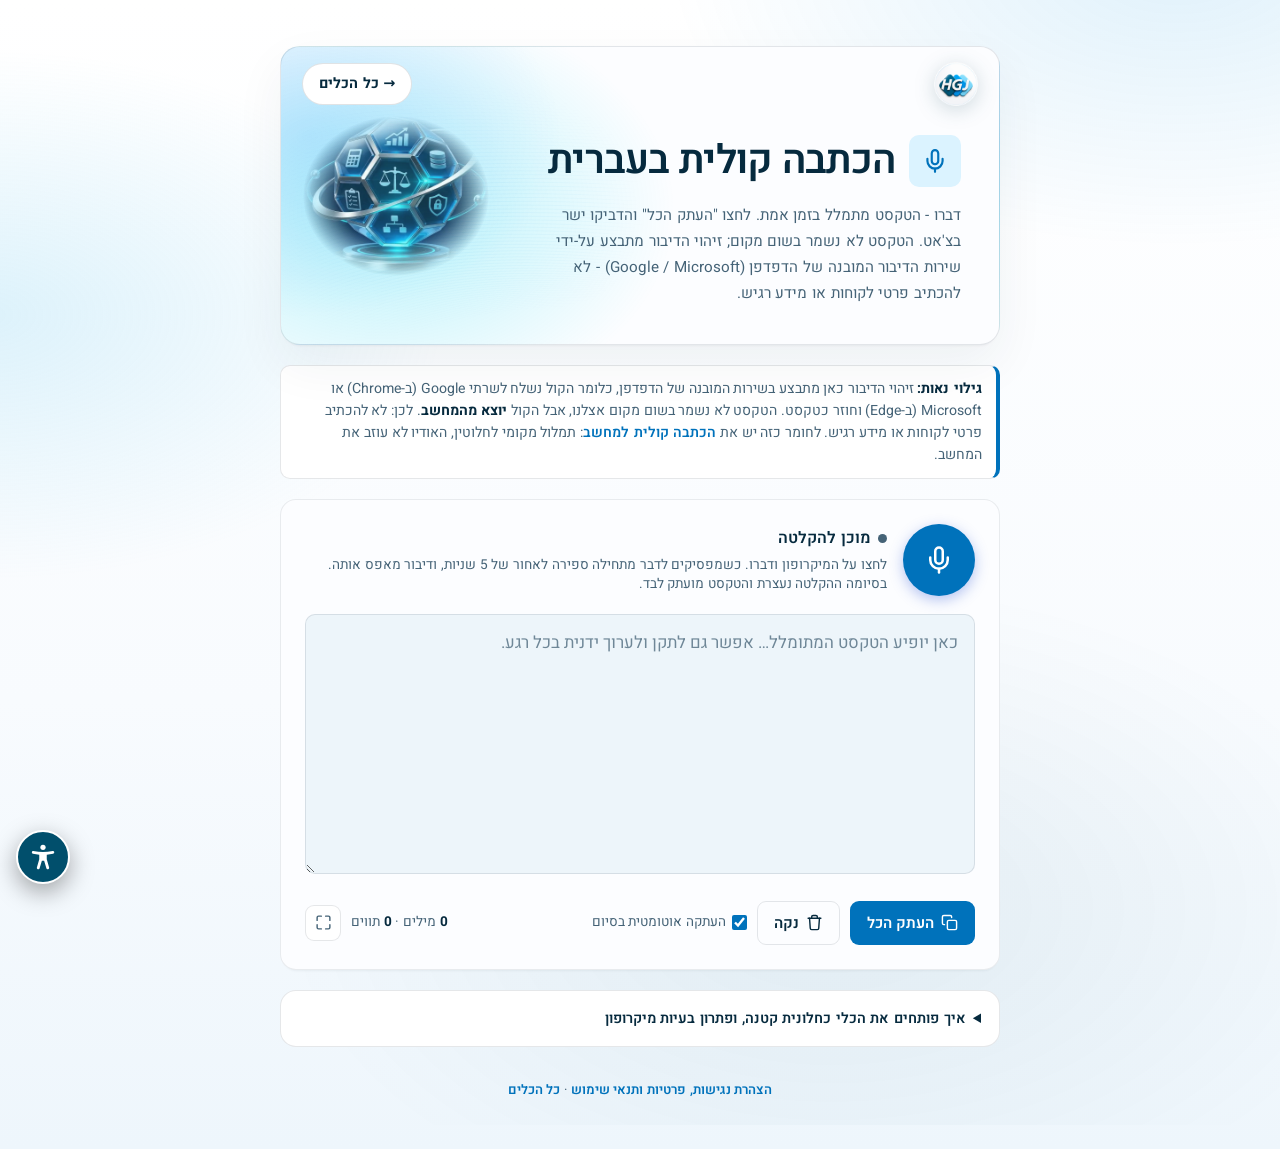
<file: dictation/index.html>
<!DOCTYPE html>
<html lang="he" dir="rtl">
<head>
<meta charset="utf-8">
<meta name="viewport" content="width=device-width, initial-scale=1">
<title>הכתבה קולית בעברית</title>
<link rel="icon" href="favicon-64.png">
<link rel="apple-touch-icon" href="icon-192.png">
<link rel="manifest" href="manifest.webmanifest">
<meta name="theme-color" content="#2F55D4">
<style>
  :root {
    --bg: #F7F8FA;
    --surface: #FFFFFF;
    --surface-2: #EEF1F4;
    --border: #DDE2E8;
    --ink: #1B1F27;
    --ink-soft: #5A6472;
    --accent: #2F55D4;
    --accent-ink: #FFFFFF;
    --rec: #E03131;
    --good: #2F9E44;
    --shadow: 0 1px 2px rgba(20,30,50,.06), 0 8px 24px rgba(20,30,50,.07);
    --font-ui: "Segoe UI", "Assistant", "Rubik", system-ui, -apple-system, "Helvetica Neue", Arial, sans-serif;
    --radius: 14px;
  }
  @media (prefers-color-scheme: dark) {
    :root {
      --bg: #14171C;
      --surface: #1C2027;
      --surface-2: #232833;
      --border: #2E353F;
      --ink: #EAEEF3;
      --ink-soft: #9AA5B1;
      --accent: #6B85FF;
      --accent-ink: #0E1116;
      --rec: #FF6B6B;
      --good: #51CF66;
      --shadow: 0 1px 2px rgba(0,0,0,.3), 0 10px 30px rgba(0,0,0,.35);
    }
  }
  :root[data-theme="light"] {
    --bg: #F7F8FA; --surface: #FFFFFF; --surface-2: #EEF1F4; --border: #DDE2E8;
    --ink: #1B1F27; --ink-soft: #5A6472; --accent: #2F55D4; --accent-ink: #FFFFFF;
    --rec: #E03131; --good: #2F9E44;
    --shadow: 0 1px 2px rgba(20,30,50,.06), 0 8px 24px rgba(20,30,50,.07);
  }
  :root[data-theme="dark"] {
    --bg: #14171C; --surface: #1C2027; --surface-2: #232833; --border: #2E353F;
    --ink: #EAEEF3; --ink-soft: #9AA5B1; --accent: #6B85FF; --accent-ink: #0E1116;
    --rec: #FF6B6B; --good: #51CF66;
    --shadow: 0 1px 2px rgba(0,0,0,.3), 0 10px 30px rgba(0,0,0,.35);
  }

  * { box-sizing: border-box; }
  [hidden] { display: none !important; } /* מאפיין hidden לא חל על SVG כברירת מחדל */
  html, body { margin: 0; background: var(--bg); }
  body {
    font-family: var(--font-ui);
    color: var(--ink);
    min-height: 100vh;
    display: flex;
    justify-content: center;
    align-items: flex-start;
    padding: clamp(16px, 4vw, 48px) 16px;
  }

  .app {
    direction: rtl;
    width: 100%;
    max-width: 720px;
    display: flex;
    flex-direction: column;
    gap: 20px;
  }

  .logo-wrap {
    background: #fff; border: 1px solid var(--border); border-radius: var(--radius);
    padding: 16px 20px; display: flex; align-items: center; justify-content: space-between;
    box-shadow: var(--shadow); gap: 12px;
  }
  .logo-wrap img { height: 48px; width: auto; }
  .back { color: var(--accent); text-decoration: none; font-size: .9rem; font-weight: 600; white-space: nowrap; }
  .back:hover { text-decoration: underline; }

  header { display: flex; flex-direction: column; gap: 6px; }
  .title {
    font-size: clamp(1.5rem, 1.1rem + 1.6vw, 2rem);
    font-weight: 800;
    letter-spacing: -.01em;
    margin: 0;
    text-wrap: balance;
  }
  .subtitle { color: var(--ink-soft); font-size: .95rem; line-height: 1.5; margin: 0; }

  .card {
    background: var(--surface);
    border: 1px solid var(--border);
    border-radius: var(--radius);
    box-shadow: var(--shadow);
    padding: clamp(16px, 3vw, 24px);
    display: flex;
    flex-direction: column;
    gap: 18px;
  }

  /* Control row */
  .controls {
    display: flex;
    align-items: center;
    gap: 16px;
  }
  .mic {
    position: relative;
    flex: none;
    width: 72px; height: 72px;
    border-radius: 50%;
    border: none;
    background: var(--accent);
    color: var(--accent-ink);
    cursor: pointer;
    display: grid;
    place-items: center;
    transition: transform .12s ease, background .2s ease, box-shadow .2s ease;
    box-shadow: 0 4px 14px rgba(47,85,212,.35);
  }
  .mic:hover { transform: translateY(-1px); }
  .mic:active { transform: translateY(0) scale(.97); }
  .mic svg { width: 30px; height: 30px; }
  .mic.recording {
    background: var(--rec);
    box-shadow: 0 4px 14px rgba(224,49,49,.4);
  }
  .mic.recording::after {
    content: "";
    position: absolute;
    inset: -6px;
    border-radius: 50%;
    border: 2px solid var(--rec);
    animation: pulse 1.4s ease-out infinite;
  }
  @keyframes pulse {
    0%   { transform: scale(.95); opacity: .7; }
    100% { transform: scale(1.35); opacity: 0; }
  }
  @media (prefers-reduced-motion: reduce) {
    .mic.recording::after { animation: none; opacity: .5; }
  }

  .pause {
    flex: none;
    width: 52px; height: 52px;
    border-radius: 50%;
    border: 1px solid var(--border);
    background: var(--surface-2);
    color: var(--ink);
    cursor: pointer;
    display: grid;
    place-items: center;
    transition: transform .12s ease, background .2s ease, border-color .2s ease;
  }
  .pause:hover { background: var(--border); }
  .pause:active { transform: scale(.96); }
  .pause svg { width: 20px; height: 20px; }
  .pause.paused {
    background: var(--accent);
    border-color: transparent;
    color: var(--accent-ink);
  }
  .pause:focus-visible {
    outline: 2px solid var(--accent);
    outline-offset: 2px;
  }

  .status { display: flex; flex-direction: column; gap: 4px; min-width: 0; }
  .status-line { display: flex; align-items: center; gap: 8px; font-weight: 600; }
  .dot {
    width: 9px; height: 9px; border-radius: 50%;
    background: var(--ink-soft); flex: none;
  }
  .dot.live { background: var(--rec); }
  .hint { color: var(--ink-soft); font-size: .85rem; line-height: 1.4; }
  .countdown {
    display: inline-grid; place-items: center;
    min-width: 28px; height: 28px; padding: 0 9px;
    border-radius: 999px;
    background: var(--rec); color: #fff;
    font-weight: 800; font-size: .95rem;
    font-variant-numeric: tabular-nums;
    animation: tick .9s ease-in-out infinite;
  }
  @keyframes tick { 0%, 100% { transform: scale(1); } 50% { transform: scale(1.12); } }
  @media (prefers-reduced-motion: reduce) { .countdown { animation: none; } }

  /* Text area */
  .editor-wrap { position: relative; }
  textarea {
    width: 100%;
    min-height: 260px;
    resize: vertical;
    direction: rtl;
    text-align: right;
    font-family: var(--font-ui);
    font-size: 1.05rem;
    line-height: 1.7;
    color: var(--ink);
    background: var(--surface-2);
    border: 1px solid var(--border);
    border-radius: 10px;
    padding: 14px 16px;
    outline: none;
    transition: border-color .15s ease, box-shadow .15s ease;
  }
  textarea:focus {
    border-color: var(--accent);
    box-shadow: 0 0 0 3px color-mix(in srgb, var(--accent) 22%, transparent);
  }
  textarea::placeholder { color: var(--ink-soft); opacity: .75; }

  /* Footer actions */
  .actions { display: flex; align-items: center; gap: 10px; flex-wrap: wrap; }
  .btn {
    font-family: var(--font-ui);
    font-size: .95rem;
    font-weight: 600;
    border-radius: 9px;
    padding: 10px 16px;
    cursor: pointer;
    border: 1px solid var(--border);
    background: var(--surface);
    color: var(--ink);
    transition: background .15s ease, border-color .15s ease, transform .1s ease;
    display: inline-flex; align-items: center; gap: 7px;
  }
  .btn:hover { background: var(--surface-2); }
  .btn:active { transform: translateY(1px); }
  .btn svg { width: 17px; height: 17px; }
  .btn.primary { background: var(--accent); color: var(--accent-ink); border-color: transparent; }
  .btn.primary:hover { filter: brightness(1.06); background: var(--accent); }
  .btn.ghost { background: transparent; }
  .btn:disabled { opacity: .5; cursor: not-allowed; }
  .btn:focus-visible, .mic:focus-visible {
    outline: 2px solid var(--accent);
    outline-offset: 2px;
  }
  .spacer { flex: 1; }
  .count {
    color: var(--ink-soft);
    font-size: .85rem;
    font-variant-numeric: tabular-nums;
    white-space: nowrap;
  }
  .count strong { color: var(--ink); font-weight: 700; }
  .auto-copy {
    display: inline-flex; align-items: center; gap: 6px;
    font-size: .85rem; color: var(--ink-soft);
    cursor: pointer; user-select: none; white-space: nowrap;
  }
  .auto-copy input { accent-color: var(--accent); width: 15px; height: 15px; margin: 0; cursor: pointer; }
  body.compact .auto-copy { font-size: .8rem; }

  .toast {
    position: fixed;
    bottom: 24px; left: 50%;
    transform: translateX(-50%) translateY(20px);
    background: var(--good);
    color: #fff;
    padding: 10px 18px;
    border-radius: 999px;
    font-weight: 600;
    font-size: .9rem;
    box-shadow: var(--shadow);
    opacity: 0;
    pointer-events: none;
    transition: opacity .2s ease, transform .2s ease;
    z-index: 20;
  }
  .toast.show { opacity: 1; transform: translateX(-50%) translateY(0); }

  .warn {
    background: color-mix(in srgb, var(--rec) 12%, var(--surface));
    border: 1px solid color-mix(in srgb, var(--rec) 40%, var(--border));
    color: var(--ink);
    border-radius: 10px;
    padding: 12px 14px;
    font-size: .9rem;
    line-height: 1.5;
    display: none;
  }
  .warn.show { display: block; }
  .warn b { color: var(--rec); }

  .disclosure {
    background: var(--surface);
    border: 1px solid var(--border);
    border-inline-start: 4px solid var(--accent);
    border-radius: 10px;
    padding: 12px 14px;
    color: var(--ink-soft);
    font-size: .88rem;
    line-height: 1.55;
  }
  .disclosure b { color: var(--ink); }
  .disclosure a { color: var(--accent); font-weight: 600; text-decoration: none; }
  .disclosure a:hover { text-decoration: underline; }
  body.compact .disclosure { display: none; }

  .help {
    background: var(--surface);
    border: 1px solid var(--border);
    border-radius: var(--radius);
    padding: 4px 18px;
    font-size: .9rem;
    color: var(--ink-soft);
    line-height: 1.6;
  }
  .help summary {
    cursor: pointer;
    font-weight: 600;
    color: var(--ink);
    padding: 12px 0;
    list-style-position: inside;
  }
  .help summary:hover { color: var(--accent); }
  .help ul { margin: 0 0 14px; padding-inline-start: 20px; }
  .help li { margin-bottom: 8px; }
  .help li:last-child { margin-bottom: 0; }
  .help b { color: var(--ink); }
  .help code {
    direction: ltr;
    unicode-bidi: embed;
    background: var(--surface-2);
    border: 1px solid var(--border);
    border-radius: 5px;
    padding: 1px 6px;
    font-size: .85em;
  }

  /* ---------- מצב חלונית קומפקטית ---------- */
  .icon-btn {
    flex: none;
    width: 36px; height: 36px;
    display: grid; place-items: center;
    border-radius: 9px;
    border: 1px solid var(--border);
    background: var(--surface);
    color: var(--ink-soft);
    cursor: pointer;
    transition: background .15s ease, color .15s ease;
  }
  .icon-btn:hover { background: var(--surface-2); color: var(--ink); }
  .icon-btn svg { width: 17px; height: 17px; }
  .icon-btn:focus-visible { outline: 2px solid var(--accent); outline-offset: 2px; }
  .icon-btn[aria-pressed="true"] { background: var(--accent); border-color: transparent; color: var(--accent-ink); }

  body.compact { padding: 10px; }
  body.compact .app { max-width: 460px; gap: 10px; }
  body.compact .logo-wrap,
  body.compact .help,
  body.compact .subtitle,
  body.compact .hint,
  body.compact .count { display: none; }
  body.compact .title { font-size: 1.05rem; }
  body.compact .card { padding: 12px; gap: 10px; border-radius: 12px; }
  body.compact .controls { gap: 10px; }
  body.compact .mic { width: 52px; height: 52px; }
  body.compact .mic svg { width: 22px; height: 22px; }
  body.compact .pause { width: 40px; height: 40px; }
  body.compact .pause svg { width: 16px; height: 16px; }
  body.compact textarea { min-height: 130px; font-size: .98rem; padding: 10px 12px; }
  body.compact .btn { padding: 8px 13px; font-size: .88rem; }
  body.compact .status-line { font-size: .9rem; }

  /* ---------- כאפליקציה מותקנת: חלון קטן אחד, התיבה ממלאת אותו ---------- */
  #collapseBtn { display: none; margin-inline-start: auto; }
  body.app-mode { padding: 8px; align-items: stretch; }
  body.app-mode .app { max-width: 100%; height: calc(100vh - 16px); }
  body.app-mode header, body.app-mode .logo-wrap, body.app-mode #compactBtn { display: none; }
  body.app-mode .card { flex: 1; min-height: 0; }
  body.app-mode .editor-wrap { flex: 1; min-height: 0; display: flex; }
  body.app-mode textarea { flex: 1; min-height: 0; resize: none; }
  body.app-mode #collapseBtn { display: grid; }

  /* ---------- חלון מקופל: רק אייקון המיקרופון ---------- */
  body.collapsed { padding: 0; }
  body.collapsed .app { height: 100vh; gap: 0; }
  body.collapsed .card {
    flex: 1; border: none; box-shadow: none; border-radius: 0;
    padding: 0; gap: 0; display: grid; place-items: center;
  }
  body.collapsed .status,
  body.collapsed .editor-wrap,
  body.collapsed .actions,
  body.collapsed .pause,
  body.collapsed .warn,
  body.collapsed footer,
  body.collapsed #collapseBtn { display: none; }
  body.collapsed .controls { gap: 0; justify-content: center; }
  body.collapsed .mic { width: 58px; height: 58px; }
  body.collapsed .mic svg { width: 25px; height: 25px; }
</style>
<script src="../theme-init.js"></script>
<link rel="stylesheet" href="../theme.css">
<script src="../a11y.js" defer></script>
<script src="../tool-page.js" defer></script>
</head>
<body>
<div class="app" dir="rtl" lang="he">
  <div class="logo-wrap">
    <img src="../logo-mark.png" alt="הוגן, גינזבורג, יודלביץ ושות' - רואי חשבון">
    <a class="back" href="../">← כל הכלים</a>
  </div>

  <header>
    <h1 class="title">הכתבה קולית בעברית</h1>
    <p class="subtitle">דברו - הטקסט מתמלל בזמן אמת. לחצו "העתק הכל" והדביקו ישר בצ'אט. הטקסט לא נשמר בשום מקום; זיהוי הדיבור מתבצע על-ידי שירות הדיבור המובנה של הדפדפן (Google / Microsoft) - לא להכתיב פרטי לקוחות או מידע רגיש.</p>
  </header>

  <div class="disclosure">
    <b>גילוי נאות:</b> זיהוי הדיבור כאן מתבצע בשירות המובנה של הדפדפן, כלומר הקול נשלח לשרתי Google (ב-Chrome) או Microsoft (ב-Edge) וחוזר כטקסט. הטקסט לא נשמר בשום מקום אצלנו, אבל הקול <b>יוצא מהמחשב</b>. לכן: לא להכתיב פרטי לקוחות או מידע רגיש.
    לחומר כזה יש את <a href="https://hgj-tools.github.io/dictation-desktop/">הכתבה קולית למחשב</a>: תמלול מקומי לחלוטין, האודיו לא עוזב את המחשב.
  </div>

  <div class="warn" id="warn">
    <b>הדפדפן לא תומך בזיהוי דיבור.</b> הכלי עובד ב-<b>Google Chrome</b> או <b>Microsoft Edge</b> במחשב. פתחו את הדף באחד מהם.
  </div>

  <div class="card">
    <div class="controls">
      <button class="mic" id="mic" aria-label="התחל הקלטה" title="התחל / עצור הקלטה">
        <svg viewBox="0 0 24 24" fill="none" stroke="currentColor" stroke-width="2" stroke-linecap="round" stroke-linejoin="round" aria-hidden="true">
          <path d="M12 2a3 3 0 0 0-3 3v7a3 3 0 0 0 6 0V5a3 3 0 0 0-3-3z"/>
          <path d="M19 10v2a7 7 0 0 1-14 0v-2"/>
          <line x1="12" y1="19" x2="12" y2="22"/>
        </svg>
      </button>
      <button class="pause" id="pause" hidden aria-label="השהה תמלול" title="השהה / המשך תמלול">
        <svg id="pauseIcon" viewBox="0 0 24 24" fill="currentColor" aria-hidden="true">
          <rect x="6" y="4" width="4" height="16" rx="1"/><rect x="14" y="4" width="4" height="16" rx="1"/>
        </svg>
        <svg id="resumeIcon" viewBox="0 0 24 24" fill="currentColor" aria-hidden="true" style="display:none">
          <path d="M7 4.5v15c0 .83.9 1.34 1.6.9l11.2-7.5a1.06 1.06 0 0 0 0-1.8L8.6 3.6c-.7-.44-1.6.07-1.6.9z"/>
        </svg>
      </button>
      <div class="status">
        <div class="status-line"><span class="dot" id="dot"></span><span id="statusText">מוכן להקלטה</span><span class="countdown" id="countdown" hidden aria-live="off">5</span></div>
        <div class="hint">לחצו על המיקרופון ודברו. כשמפסיקים לדבר מתחילה ספירה לאחור של 5 שניות, ודיבור מאפס אותה. בסיומה ההקלטה נעצרת והטקסט מועתק לבד.</div>
      </div>
      <button class="icon-btn" id="collapseBtn" aria-label="קיפול החלון לאייקון" title="קיפול החלון לאייקון">
        <svg viewBox="0 0 24 24" fill="none" stroke="currentColor" stroke-width="2" stroke-linecap="round" stroke-linejoin="round" aria-hidden="true">
          <path d="M9 9H4"/><path d="M9 9V4"/><path d="M9 9l-5-5"/>
          <path d="M15 15h5"/><path d="M15 15v5"/><path d="M15 15l5 5"/>
        </svg>
      </button>
    </div>

    <div class="editor-wrap">
      <textarea id="text" placeholder="כאן יופיע הטקסט המתומלל… אפשר גם לתקן ולערוך ידנית בכל רגע." spellcheck="true"></textarea>
    </div>

    <div class="actions">
      <button class="btn primary" id="copy">
        <svg viewBox="0 0 24 24" fill="none" stroke="currentColor" stroke-width="2" stroke-linecap="round" stroke-linejoin="round" aria-hidden="true"><rect x="9" y="9" width="13" height="13" rx="2"/><path d="M5 15H4a2 2 0 0 1-2-2V4a2 2 0 0 1 2-2h9a2 2 0 0 1 2 2v1"/></svg>
        העתק הכל
      </button>
      <button class="btn ghost" id="clear">
        <svg viewBox="0 0 24 24" fill="none" stroke="currentColor" stroke-width="2" stroke-linecap="round" stroke-linejoin="round" aria-hidden="true"><path d="M3 6h18"/><path d="M8 6V4a2 2 0 0 1 2-2h4a2 2 0 0 1 2 2v2"/><path d="M19 6l-1 14a2 2 0 0 1-2 2H8a2 2 0 0 1-2-2L5 6"/></svg>
        נקה
      </button>
      <label class="auto-copy" title="בסיום ההקלטה הטקסט מועתק ללוח מעצמו, ובקלוד נשאר רק להדביק">
        <input type="checkbox" id="autoCopy" checked>
        <span>העתקה אוטומטית בסיום</span>
      </label>
      <span class="spacer"></span>
      <span class="count"><strong id="words">0</strong> מילים · <strong id="chars">0</strong> תווים</span>
      <button class="icon-btn" id="compactBtn" aria-pressed="false" aria-label="מצב חלונית קטנה" title="מצב חלונית קטנה">
        <svg viewBox="0 0 24 24" fill="none" stroke="currentColor" stroke-width="2" stroke-linecap="round" stroke-linejoin="round" aria-hidden="true">
          <path d="M9 3H5a2 2 0 0 0-2 2v4"/><path d="M15 3h4a2 2 0 0 1 2 2v4"/>
          <path d="M21 15v4a2 2 0 0 1-2 2h-4"/><path d="M3 15v4a2 2 0 0 0 2 2h4"/>
        </svg>
      </button>
    </div>
  </div>


  <details class="help">
    <summary>איך פותחים את הכלי כחלונית קטנה, ופתרון בעיות מיקרופון</summary>
    <ul>
      <li><b>התקנה כאפליקציה (מומלץ):</b> ב-Chrome או Edge לחצו על אייקון ההתקנה בשורת הכתובת, או תפריט ← "התקנת אפליקציה". הכלי יקבל אייקון מיקרופון בשולחן העבודה ובשורת המשימות, וייפתח כחלון קטן ונקי אחד בלי שורת כתובת: מיקרופון, תיבת טקסט והעתקה בלבד. הצמידו אותו לשורת המשימות, ומשם לחיצה על האייקון פותחת אותו ולחיצה נוספת מסתירה אותו. הדפדפן זוכר את הגודל והמיקום שקבעתם.</li>
      <li><b>הזרימה הקצרה ביותר לקלוד:</b> כשההקלטה נעצרת (אחרי 5 שניות שקט או בלחיצה) הטקסט מועתק ללוח מעצמו, בתנאי שחלון הכלי עדיין במיקוד. עוברים לקלוד, Ctrl+V, שליחה. אפשר לבטל את ההעתקה האוטומטית בתיבת הסימון שליד "נקה".</li>
      <li><b>מצב חלונית קטנה בדפדפן:</b> הכפתור עם ארבע הפינות מכווץ את התצוגה למינימום גם בלשונית רגילה. המצב נשמר לפעמים הבאות. באפליקציה המותקנת זו ממילא התצוגה הקבועה.</li>
      <li><b>דפדפנים נתמכים:</b> Google Chrome או Microsoft Edge - שניהם עובדים מצוין. Firefox לא נתמך.</li>
      <li><b>הדפדפן מבקש הרשאת מיקרופון:</b> בחרו <b>"רק בזמן הביקור באתר"</b> (Allow while visiting) כדי שההרשאה תישמר.</li>
      <li><b>הבקשה קופצת בכל פתיחה מחדש:</b> זו התנהגות מוכרת כשפותחים קובץ מקומי מהמחשב. פשוט אשרו שוב - או השתמשו בגרסת האתר (קישור https) שבה ההרשאה נשמרת לצמיתות.</li>
      <li><b>חסמתם בטעות את המיקרופון:</b> לחצו על אייקון המנעול/המיקרופון בשורת הכתובת למעלה ← הפעילו "מיקרופון" ← רעננו את הדף (F5).</li>
      <li><b>עדיין לא עובד:</b> ב-Chrome פתחו <code>chrome://settings/content/microphone</code> (ב-Edge: <code>edge://settings/content/microphone</code>), ודאו שהאתר לא ברשימת החסומים ושנבחר המיקרופון הנכון.</li>
      <li><b>אין תמלול למרות שהכפתור אדום:</b> ודאו שיש חיבור אינטרנט (זיהוי הדיבור דורש רשת) ושהמיקרופון של המחשב תקין - בדקו בהגדרות הקול של Windows שהמיקרופון הנכון מוגדר כברירת מחדל.</li>
    </ul>
  </details>

  <div class="toast" id="toast">הועתק ללוח ✓</div>

  <footer style="color: var(--ink-soft); font-size: .82rem; text-align: center; padding-top: 12px;">
    <a href="../policy/" style="color: var(--accent); text-decoration: none; font-weight: 600;">הצהרת נגישות, פרטיות ותנאי שימוש</a> ·
    <a href="../" style="color: var(--accent); text-decoration: none; font-weight: 600;">כל הכלים</a>
  </footer>
</div>

<script>
(function () {
  "use strict";

  var textEl = document.getElementById("text");
  var micBtn = document.getElementById("mic");
  var dot = document.getElementById("dot");
  var statusText = document.getElementById("statusText");
  var copyBtn = document.getElementById("copy");
  var clearBtn = document.getElementById("clear");
  var wordsEl = document.getElementById("words");
  var charsEl = document.getElementById("chars");
  var toast = document.getElementById("toast");
  var warn = document.getElementById("warn");

  var SR = window.SpeechRecognition || window.webkitSpeechRecognition;
  var recognition = null;
  var recording = false;      // user intent: session active
  var paused = false;         // user intent: temporarily suspended
  var finalText = "";         // הטקסט ה"נעול"; תוצאות ביניים מוצגות אחריו בתיבה
  var pendingInterim = "";    // תוצאת ביניים אחרונה שטרם ננעלה ע"י המנוע
  var silenceTimer = null;    // 5 שניות שקט = עצירה אוטומטית
  var SILENCE_MS = 5000;
  var countdownEl = document.getElementById("countdown");
  var lastActivity = 0;       // מתי הגיעה התוצאה האחרונה מהמנוע (= דיבור)
  var hadResult = false;      // האם היה דיבור בסשן הנוכחי (הספירה מוצגת רק אחרי דיבור)
  var tickTimer = null;
  var compactBtn = document.getElementById("compactBtn");
  var collapseBtn = document.getElementById("collapseBtn");
  // האם רצים כאפליקציה מותקנת (חלון עצמאי) ולא כלשונית בדפדפן
  var isApp = !!(window.matchMedia && window.matchMedia("(display-mode: standalone)").matches);
  var toastTimer = null;
  var pauseBtn = document.getElementById("pause");
  var pauseIcon = document.getElementById("pauseIcon");
  var resumeIcon = document.getElementById("resumeIcon");

  function updateCounts() {
    var t = textEl.value.trim();
    var words = t ? t.split(/\s+/).length : 0;
    wordsEl.textContent = words;
    charsEl.textContent = textEl.value.length;
  }

  function setStatus(text, live) {
    statusText.textContent = text;
    dot.classList.toggle("live", !!live);
  }

  function showToast(msg) {
    toast.textContent = msg;
    toast.classList.add("show");
    if (toastTimer) clearTimeout(toastTimer);
    toastTimer = setTimeout(function () { toast.classList.remove("show"); }, 1800);
  }

  function commitFinal(chunk) {
    chunk = chunk.trim();
    if (!chunk) return;
    if (finalText && !/\s$/.test(finalText)) finalText += " ";
    finalText += chunk;
  }

  function clearSilenceTimer() {
    if (silenceTimer) { clearTimeout(silenceTimer); silenceTimer = null; }
  }

  // ספירה לאחור גלויה: מתחילה כשהדיבור נפסק, מתאפסת כשהוא חוזר,
  // ומסתיימת בדיוק כשטיימר השקט עוצר את ההקלטה.
  function tick() {
    var active = recording && !paused && hadResult && (finalText || pendingInterim);
    var silentFor = Date.now() - lastActivity;
    if (active && silentFor >= 700) {
      var left = Math.max(1, Math.ceil((SILENCE_MS - silentFor) / 1000));
      countdownEl.textContent = left;
      countdownEl.hidden = false;
      setStatus("שקט. עצירה והעתקה בעוד", true);
    } else {
      countdownEl.hidden = true;
      if (recording && !paused) setStatus("מקשיב… דברו בחופשיות", true);
    }
  }

  function startTicker() {
    stopTicker();
    lastActivity = Date.now();
    hadResult = false;
    tickTimer = setInterval(tick, 200);
  }

  function stopTicker() {
    if (tickTimer) { clearInterval(tickTimer); tickTimer = null; }
    countdownEl.hidden = true;
  }

  // 5 שניות בלי תוצאה חדשה מהמנוע = המשתמש שותק: עוצרים את ההקלטה אוטומטית.
  // העצירה נועלת את כל הטקסט (onend מטפל בתוצאת ביניים פתוחה).
  function armSilenceTimer() {
    clearSilenceTimer();
    if (!recording || paused) return;
    silenceTimer = setTimeout(function () {
      silenceTimer = null;
      if (!recording || paused) return;
      if (finalText || pendingInterim) stop();
    }, SILENCE_MS);
  }

  // מציג בתיבה את הטקסט הנעול + תוצאת הביניים הנוכחית (כך רואים את התמלול תוך כדי דיבור)
  function render() {
    var v = finalText;
    if (pendingInterim) {
      if (v && !/\s$/.test(v)) v += " ";
      v += pendingInterim;
    }
    textEl.value = v;
    updateCounts();
    // keep view at the end while dictating
    textEl.scrollTop = textEl.scrollHeight;
  }

  if (!SR) {
    warn.classList.add("show");
    micBtn.disabled = true;
    setStatus("לא נתמך בדפדפן זה");
  } else {
    recognition = new SR();
    recognition.lang = "he-IL";
    recognition.continuous = true;
    recognition.interimResults = true;

    recognition.onresult = function (e) {
      var interim = "";
      for (var i = e.resultIndex; i < e.results.length; i++) {
        var res = e.results[i];
        if (res.isFinal) {
          commitFinal(res[0].transcript);
        } else {
          interim += res[0].transcript;
        }
      }
      pendingInterim = interim.trim();
      render();
      lastActivity = Date.now();
      hadResult = true;
      armSilenceTimer();
    };

    recognition.onerror = function (e) {
      if (e.error === "not-allowed" || e.error === "service-not-allowed") {
        recording = false;
        syncUI();
        setStatus("אין הרשאה למיקרופון - אשרו גישה בדפדפן");
      } else if (e.error === "no-speech" || e.error === "aborted" || e.error === "network") {
        // benign; onend will restart if still recording
      }
    };

    recognition.onend = function () {
      // הערה: לא מנקים כאן את טיימר השקט - הוא סופר מאז הדיבור האחרון,
      // גם אם המנוע סגר סשן בעצמו והופעל מחדש.
      // שתיקה סוגרת את הסשן לפני שהמנוע "נעל" את התוצאה - נועלים אותה בעצמנו במקום לאבד
      if (pendingInterim) {
        commitFinal(pendingInterim);
        pendingInterim = "";
        render();
      }
      if (recording && !paused) {
        // Chrome stops after silence; restart to keep it continuous.
        try { recognition.start(); } catch (err) { /* already starting */ }
      } else {
        syncUI();
        // ההקלטה נעצרה (ידנית או אחרי שקט) והטקסט סופי: מעתיקים ללוח מעצמנו
        if (!recording && autoCopyEl && autoCopyEl.checked) copyAll(true);
      }
    };
  }

  function syncUI() {
    micBtn.classList.toggle("recording", recording && !paused);
    micBtn.setAttribute("aria-label", recording ? "עצור הקלטה" : "התחל הקלטה");
    pauseBtn.hidden = !recording;
    pauseBtn.classList.toggle("paused", paused);
    pauseBtn.setAttribute("aria-label", paused ? "המשך תמלול" : "השהה תמלול");
    // הערה: על SVG אסור להסתמך על מאפיין hidden (אין לו IDL property) - רק style.display
    pauseIcon.style.display = paused ? "none" : "";
    resumeIcon.style.display = paused ? "" : "none";
    if (recording && paused) setStatus("מושהה - לחצו ▶ להמשיך", false);
    else if (recording) setStatus("מקשיב… דברו בחופשיות", true);
    else setStatus("מוכן להקלטה", false);
  }

  function start() {
    if (!recognition || recording) return;
    recording = true;
    paused = false;
    try { recognition.start(); }
    catch (err) { /* start() called too soon after stop */ }
    syncUI();
    startTicker();
  }

  function stop() {
    if (!recognition) return;
    clearSilenceTimer();
    stopTicker();
    recording = false;
    paused = false;
    try { recognition.stop(); } catch (err) {}
    syncUI();
  }

  micBtn.addEventListener("click", function () {
    // כשהחלון מקופל, המיקרופון הוא כפתור הפתיחה
    if (document.body.classList.contains("collapsed")) { expand(); return; }
    if (recording) stop(); else start();
  });

  pauseBtn.addEventListener("click", function () {
    if (!recording) return;
    if (paused) {
      paused = false;
      try { recognition.start(); } catch (err) { /* already starting */ }
      startTicker();
    } else {
      paused = true;
      clearSilenceTimer();
      stopTicker();
      try { recognition.stop(); } catch (err) {}
    }
    syncUI();
  });

  // auto=true: העתקה שקטה בסיום ההקלטה. אם החלון כבר לא במיקוד הדפדפן
  // מסרב לכתוב ללוח, ואז משאירים הודעה בשורת הסטטוס במקום להיכשל בשקט.
  function copyAll(auto) {
    var val = textEl.value;
    if (!val.trim()) { if (!auto) showToast("אין טקסט להעתקה"); return; }
    var done = function () {
      showToast("הועתק ללוח ✓");
      if (auto) setStatus("הועתק ללוח. בקלוד: Ctrl+V ושליחה", false);
    };
    var fail = function () {
      if (auto) setStatus("ההקלטה הסתיימה. לחצו \"העתק הכל\"", false);
      else fallbackCopy(val);
    };
    if (navigator.clipboard && navigator.clipboard.writeText) {
      navigator.clipboard.writeText(val).then(done, fail);
    } else {
      fail();
    }
  }

  copyBtn.addEventListener("click", function () { copyAll(false); });

  var autoCopyEl = document.getElementById("autoCopy");
  var AUTOCOPY_KEY = "hgj-dictation-autocopy";
  try {
    var savedAuto = localStorage.getItem(AUTOCOPY_KEY);
    if (savedAuto !== null) autoCopyEl.checked = savedAuto === "1";
  } catch (err) {}
  autoCopyEl.addEventListener("change", function () {
    try { localStorage.setItem(AUTOCOPY_KEY, autoCopyEl.checked ? "1" : "0"); } catch (err) {}
  });

  function fallbackCopy(val) {
    textEl.focus();
    textEl.select();
    try {
      textEl.ownerDocument.execCommand("copy");
      showToast("הועתק ללוח ✓");
    } catch (err) {
      showToast("ההעתקה נכשלה - סמנו והעתיקו ידנית");
    }
    textEl.setSelectionRange(val.length, val.length);
  }

  clearBtn.addEventListener("click", function () {
    finalText = "";
    pendingInterim = "";
    textEl.value = "";
    updateCounts();
    textEl.focus();
  });

  // עריכה ידנית: המשתמש הופך לבעלים של הטקסט - מסנכרנים את המצב הפנימי
  textEl.addEventListener("input", function () {
    finalText = textEl.value;
    pendingInterim = "";
    updateCounts();
  });

  /* ---------- מצב חלונית קטנה ---------- */

  var COMPACT_KEY = "hgj-dictation-compact";

  function setCompact(on) {
    document.body.classList.toggle("compact", on);
    compactBtn.setAttribute("aria-pressed", on ? "true" : "false");
    compactBtn.title = on ? "חזרה לתצוגה מלאה" : "מצב חלונית קטנה";
    try { localStorage.setItem(COMPACT_KEY, on ? "1" : "0"); } catch (err) {}
  }

  compactBtn.addEventListener("click", function () {
    setCompact(!document.body.classList.contains("compact"));
  });

  /* ---------- קיפול החלון לאייקון ופתיחתו בחזרה ---------- */

  var SIZE_KEY = "hgj-dictation-size";
  var COLLAPSED_W = 150;
  var COLLAPSED_H = 165;

  function collapse() {
    var beforeW = window.outerWidth;
    // שומרים את הגודל הפתוח כדי לחזור אליו בדיוק
    try {
      localStorage.setItem(SIZE_KEY, JSON.stringify({
        w: beforeW, h: window.outerHeight
      }));
    } catch (err) {}
    document.body.classList.add("collapsed");
    try { window.resizeTo(COLLAPSED_W, COLLAPSED_H); } catch (err) {}
    // כרום מגביל את גודל המינימום, ולפעמים חוסם שינוי גודל לגמרי.
    // כל הקטנה משמעותית נחשבת הצלחה; רק אם דבר לא קרה חוזרים לתצוגה מלאה.
    setTimeout(function () {
      var shrank = window.outerWidth <= 320 || window.outerWidth <= beforeW * 0.75;
      if (!shrank) {
        document.body.classList.remove("collapsed");
        showToast("הדפדפן חוסם הקטנה של החלון. אפשר למזער אותו בפס הכותרת");
      }
    }, 250);
  }

  function expand() {
    var size = null;
    try { size = JSON.parse(localStorage.getItem(SIZE_KEY)); } catch (err) {}
    document.body.classList.remove("collapsed");
    var w = size && size.w > 240 ? size.w : 430;
    var h = size && size.h > 240 ? size.h : 560;
    try { window.resizeTo(w, h); } catch (err) {}
    textEl.focus();
  }

  collapseBtn.addEventListener("click", collapse);

  (function initLayout() {
    if (isApp) {
      // חלון האפליקציה הוא ממילא קטן: תמיד תצוגה מכווצת, בלי כפתור החלפה
      document.body.classList.add("compact", "app-mode");
      // גודל התחלתי נוח, פעם אחת בלבד. אחר כך הדפדפן זוכר את מה שהמשתמש קבע
      try {
        if (!localStorage.getItem("hgj-dictation-sized")) {
          window.resizeTo(430, 560);
          localStorage.setItem("hgj-dictation-sized", "1");
        }
      } catch (err) {}
      textEl.focus();
      return;
    }
    var saved = null;
    try { saved = localStorage.getItem(COMPACT_KEY); } catch (err) {}
    if (saved === "1") setCompact(true);
  })();

  /* ---------- התקנה כאפליקציה ועבודה גם בלי רשת ---------- */

  if ("serviceWorker" in navigator && location.protocol === "https:") {
    window.addEventListener("load", function () {
      navigator.serviceWorker.register("sw.js").catch(function () {});
    });
  }

  updateCounts();
})();
</script>
</body>
</html>
</file>
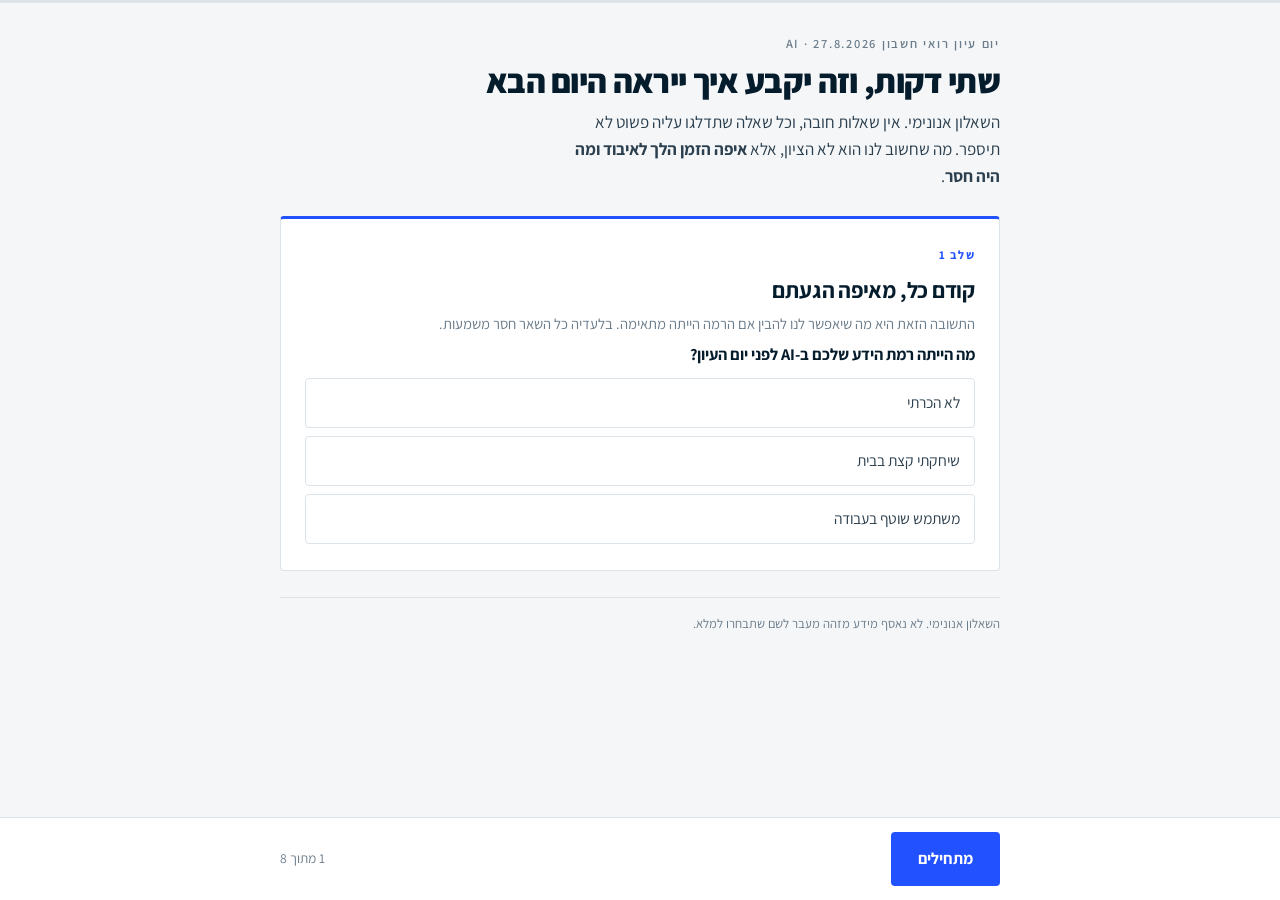
<file: feedback/index.html>
<!doctype html>
<html lang="he" dir="rtl">
<head>
<meta charset="utf-8">
<meta name="viewport" content="width=device-width, initial-scale=1, viewport-fit=cover">
<title>משוב · יום עיון רואי חשבון AI</title>
<meta name="theme-color" content="#051C2C">
<meta name="robots" content="noindex, nofollow">
<link rel="icon" href="favicon.png" sizes="32x32">
<link rel="apple-touch-icon" href="icon-192.png">
<!-- כרטיס תצוגה מקדימה, למי שמקבל את הקישור בוואטסאפ או במייל -->
<meta property="og:type" content="website">
<meta property="og:locale" content="he_IL">
<meta property="og:title" content="שתי דקות שיקבעו את היום הבא">
<meta property="og:description" content="שאלון משוב קצר ואנונימי למשתתפי יום העיון.">
<meta property="og:url" content="https://hgj-tools.github.io/feedback/">
<meta property="og:image" content="https://hgj-tools.github.io/feedback/share.jpg">
<meta property="og:image:width" content="1200">
<meta property="og:image:height" content="630">
<meta name="twitter:card" content="summary_large_image">
<meta name="twitter:image" content="https://hgj-tools.github.io/feedback/share.jpg">
<meta name="description" content="שאלון משוב קצר למשתתפי יום העיון. שתי דקות.">
<link rel="preconnect" href="https://fonts.googleapis.com">
<link rel="preconnect" href="https://fonts.gstatic.com" crossorigin>
<link rel="stylesheet" href="https://fonts.googleapis.com/css2?family=Assistant:wght@300;400;600;700;800&display=swap">

<!-- ══════════════════════════════════════════════════════════════════
     כאן יושב כל התוכן. כל אירוע הוא בלוק משלו תחת events.
     הכתובת בוחרת אירוע:  ...‎/feedback/?e=ai2026
     בלי פרמטר, נטען מה שרשום ב-default.

     לשאלון חדש:
       1. להעתיק את הבלוק "ai2026" ולתת לו מפתח חדש, למשל "ai2027".
       2. לעדכן name, date, sessions, ו-endpoint לגיליון החדש.
       3. לשנות את default למפתח החדש, או לשלוח קישור עם ?e=ai2027.
     ══════════════════════════════════════════════════════════════════ -->
<script id="cfg" type="application/json">
{
  "default": "ai2026",
  "events": {
    "ai2026": {
      "name": "יום עיון רואי חשבון AI",
      "date": "27.8.2026",
      "endpoint": "",
      "secret": "hgj-ai-2026",
      "deckUrl": "https://claude.ai/code/artifact/b09909bf-d4ce-4f42-a0e1-ccfa4e14e30a",
      "sessions": [
        {
          "id": "oleg",
          "name": "רו״ח אולג זנין",
          "topic": "Claude ככלי עבודה לרואה החשבון",
          "time": "09:00 - 10:30"
        },
        {
          "id": "lior",
          "name": "ליאור אגאי",
          "topic": "AI באקסל לאנשי כספים",
          "time": "11:00 - 12:30"
        },
        {
          "id": "ariel",
          "name": "רו״ח אריאל פתאל",
          "topic": "ציות, אתיקה, מידע פנים ואבטחת מידע",
          "time": "13:00 - 14:30"
        },
        {
          "id": "alon",
          "name": "אלון נחמיאס",
          "topic": "כיצד AI פועל מאחורי הקלעים, ו‑MCP",
          "time": "15:00 - 16:00"
        }
      ],
      "addTopics": [
        "ניתוח דוחות כספיים",
        "ביקורת ובקרות פנימיות",
        "מיסוי ורגולציה",
        "אוטומציה של עבודה חוזרת",
        "Excel מתקדם עם AI",
        "אבטחת מידע וסודיות לקוחות",
        "בניית כלים למשרד",
        "כתיבה וניסוח מקצועי"
      ],
      "formats": [
        "עוד יום עיון בהרצאות",
        "סדנה מעשית מול מחשב",
        "ליווי אישי או קבוצה קטנה",
        "חומרים כתובים והדרכות מוקלטות"
      ]
    }
  }
}
</script>

<style>
:root{
  --ink:#051C2C; --ink-2:#2B3F4E; --ink-3:#6B7C8A;
  --blue:#2251FF; --blue-d:#1636C4; --cyan:#00A9F4;
  --paper:#FFFFFF; --wash:#F4F6F8; --line:#DCE3E9; --line-2:#EDF1F4;
  --ok:#0B7A54;
  --r:4px;
}
*{ box-sizing:border-box; -webkit-tap-highlight-color:transparent; }
html,body{ margin:0; padding:0; direction:rtl; text-align:right; }
body{
  background:var(--wash); color:var(--ink);
  font-family:"Assistant","Segoe UI",Arial,sans-serif;
  font-size:17px; line-height:1.6; -webkit-font-smoothing:antialiased;
  overflow-x:hidden;
}
p,li,h1,h2,h3,label,span{ unicode-bidi:isolate; }

/* ── פס התקדמות ── */
#bar{ position:fixed; top:0; inset-inline:0; height:3px; background:var(--line); z-index:60; }
#bar i{ display:block; height:100%; width:0; background:var(--blue); transition:width .35s cubic-bezier(.4,0,.2,1); }

/* ── מעטפת ── */
.wrap{ max-width:760px; margin:0 auto; padding:0 20px 120px; }
header.top{ padding:34px 0 26px; }
.kicker{ font-size:.78rem; letter-spacing:.14em; color:var(--ink-3); font-weight:600; }
h1{ font-size:2.1rem; line-height:1.15; margin:.5rem 0 .5rem; font-weight:800; letter-spacing:-.02em; }
.sub{ color:var(--ink-2); margin:0; max-width:56ch; }

/* ── שלב ── */
.step{ display:none; animation:in .32s ease both; }
.step.on{ display:block; }
@keyframes in{ from{ opacity:0; transform:translateY(10px);} to{ opacity:1; transform:none; } }

.card{ background:var(--paper); border:1px solid var(--line); border-radius:var(--r);
       padding:26px 24px; margin-bottom:14px; }
.card.lead{ border-top:3px solid var(--blue); }
.stepno{ font-size:.75rem; letter-spacing:.12em; color:var(--blue); font-weight:700; margin-bottom:.5rem; }
h2{ font-size:1.4rem; margin:0 0 .3rem; font-weight:700; letter-spacing:-.01em; }
h2 small{ display:block; font-weight:400; font-size:.92rem; color:var(--ink-3); margin-top:.25rem; letter-spacing:0; }

.q{ margin:0 0 26px; }
.q:last-child{ margin-bottom:0; }
.q > .lbl{ display:block; font-weight:700; margin-bottom:.7rem; font-size:1.02rem; }
.q > .hint{ display:block; color:var(--ink-3); font-size:.9rem; margin:-.5rem 0 .7rem; }

/* ── כפתורי בחירה ── */
.opts{ display:flex; flex-wrap:wrap; gap:8px; }
.opts.col{ flex-direction:column; }
.opt{
  flex:1 1 auto; min-height:50px; display:flex; align-items:center; justify-content:center;
  gap:.5rem; padding:10px 14px; text-align:center;
  background:var(--paper); border:1.5px solid var(--line); border-radius:var(--r);
  font:inherit; font-size:.97rem; color:var(--ink-2); cursor:pointer;
  transition:border-color .15s, background .15s, color .15s;
}
.opts.col .opt{ justify-content:flex-start; text-align:start; }
.opt:hover{ border-color:var(--ink-3); }
.opt[aria-pressed="true"]{ background:var(--blue); border-color:var(--blue); color:#fff; font-weight:600; }
.opt:focus-visible{ outline:2px solid var(--cyan); outline-offset:2px; }

/* ── סולם 1 עד 5 / 1 עד 10 ── */
.scale{ display:flex; gap:6px; }
.scale .opt{ flex:1 1 0; min-width:0; padding:12px 4px; font-size:1.05rem; font-weight:600; }
.scends{ display:flex; justify-content:space-between; margin-top:.5rem;
         font-size:.82rem; color:var(--ink-3); }
@media (max-width:520px){ .scale.ten{ flex-wrap:wrap; } .scale.ten .opt{ flex:1 1 18%; } }

textarea{
  width:100%; min-height:92px; resize:vertical; padding:12px 14px;
  font:inherit; font-size:1rem; color:var(--ink);
  background:var(--paper); border:1.5px solid var(--line); border-radius:var(--r);
  direction:rtl; text-align:right;
}
textarea:focus, input[type=text]:focus{ outline:none; border-color:var(--blue); }
input[type=text]{ width:100%; padding:12px 14px; font:inherit; border:1.5px solid var(--line);
  border-radius:var(--r); background:var(--paper); }

/* ── ניווט ── */
.nav{ position:fixed; bottom:0; inset-inline:0; background:rgba(255,255,255,.94);
      backdrop-filter:blur(8px); border-top:1px solid var(--line); z-index:50; }
.nav .in{ max-width:760px; margin:0 auto; padding:14px 20px calc(14px + env(safe-area-inset-bottom));
          display:flex; align-items:center; gap:12px; }
.btn{ font:inherit; font-weight:700; font-size:1rem; padding:13px 26px; border-radius:var(--r);
      cursor:pointer; border:1.5px solid transparent; transition:background .15s, border-color .15s; }
.btn.pri{ background:var(--blue); color:#fff; }
.btn.pri:hover{ background:var(--blue-d); }
.btn.pri[disabled]{ background:var(--line); color:var(--ink-3); cursor:not-allowed; }
.btn.gho{ background:transparent; color:var(--ink-2); border-color:var(--line); }
.btn.gho:hover{ border-color:var(--ink-3); }
.count{ margin-inline-start:auto; font-size:.85rem; color:var(--ink-3); font-variant-numeric:tabular-nums; }

/* ── סיום ── */
.done{ text-align:center; padding:52px 0 20px; }
.done .tick{ width:64px; height:64px; border-radius:50%; background:var(--ok); color:#fff;
  display:flex; align-items:center; justify-content:center; font-size:30px; margin:0 auto 20px; }
.done h2{ font-size:1.8rem; }
.done p{ color:var(--ink-2); max-width:44ch; margin:.6rem auto 0; }
.done .go{ display:inline-block; margin-top:26px; background:var(--ink); color:#fff;
  padding:14px 28px; border-radius:var(--r); text-decoration:none; font-weight:700; }

.warn{ background:#FFF4E5; border:1px solid #F0C48A; border-inline-start:4px solid #D97706;
       border-radius:var(--r); padding:14px 16px; margin-bottom:14px; font-size:.95rem; }
.note{ font-size:.85rem; color:var(--ink-3); margin-top:10px; }
footer{ margin-top:26px; padding-top:16px; border-top:1px solid var(--line);
        font-size:.8rem; color:var(--ink-3); }
@media (max-width:600px){
  body{ font-size:16px; } h1{ font-size:1.65rem; } .card{ padding:20px 16px; }
  .wrap{ padding-inline:14px; }
}
@media (prefers-reduced-motion:reduce){ *{ animation:none !important; transition:none !important; } }
</style>
</head>
<body>

<div id="bar"><i></i></div>

<div class="wrap">
  <header class="top">
    <div class="kicker" id="evName">משוב משתתפים</div>
    <h1>שתי דקות, וזה יקבע איך ייראה היום הבא</h1>
    <p class="sub">השאלון אנונימי. אין שאלות חובה, וכל שאלה שתדלגו עליה פשוט לא תיספר.
       מה שחשוב לנו הוא לא הציון, אלא <b>איפה הזמן הלך לאיבוד ומה היה חסר</b>.</p>
  </header>

  <div id="steps"></div>

  <footer id="foot"></footer>
</div>

<div class="nav" id="nav"><div class="in">
  <button class="btn gho" id="bPrev" hidden>הקודם</button>
  <button class="btn pri" id="bNext">מתחילים</button>
  <span class="count" id="count"></span>
</div></div>

<script>
(function () {
"use strict";
var ALL = JSON.parse(document.getElementById('cfg').textContent);
var EK  = (new URLSearchParams(location.search).get('e') || ALL['default']);
var CFG = (ALL.events || {})[EK] || (ALL.events || {})[ALL['default']] || {};
CFG.event = CFG.name + (CFG.date ? ' · ' + CFG.date : '');
var A = {};                       // כל התשובות
var KEY = 'survey-' + (CFG.event || 'x');
var LIVE = !!(CFG.endpoint && CFG.endpoint.indexOf('http') === 0);

document.getElementById('evName').textContent = CFG.event;

/* ── שחזור טיוטה, כדי שמי שנקטע באמצע לא יתחיל מחדש ── */
try { var s = localStorage.getItem(KEY); if (s) A = JSON.parse(s) || {}; } catch (e) {}
function save() { try { localStorage.setItem(KEY, JSON.stringify(A)); } catch (e) {} }

function el(t, c, h) { var x = document.createElement(t); if (c) x.className = c;
  if (h != null) x.innerHTML = h; return x; }

/* ── רכיבי שאלה ── */
function qWrap(label, hint) {
  var q = el('div', 'q');
  q.appendChild(el('span', 'lbl', label));
  if (hint) q.appendChild(el('span', 'hint', hint));
  return q;
}
function choice(key, label, opts, o) {
  o = o || {};
  var q = qWrap(label, o.hint);
  var box = el('div', 'opts' + (o.col ? ' col' : '') + (o.scale ? ' scale' : '') + (o.ten ? ' ten' : ''));
  opts.forEach(function (t) {
    var b = el('button', 'opt', t);
    b.type = 'button';
    b.setAttribute('aria-pressed', String(A[key] === t));
    b.addEventListener('click', function () {
      if (o.multi) {
        var cur = A[key] || []; var i = cur.indexOf(t);
        if (i > -1) cur.splice(i, 1); else cur.push(t);
        A[key] = cur; b.setAttribute('aria-pressed', String(cur.indexOf(t) > -1));
      } else {
        A[key] = (A[key] === t) ? '' : t;
        Array.prototype.forEach.call(box.children, function (c) {
          c.setAttribute('aria-pressed', String(c.textContent === A[key]));
        });
      }
      save(); paint();
    });
    if (o.multi && (A[key] || []).indexOf(t) > -1) b.setAttribute('aria-pressed', 'true');
    box.appendChild(b);
  });
  q.appendChild(box);
  if (o.ends) {
    var e = el('div', 'scends');
    e.appendChild(el('span', '', o.ends[0]));
    e.appendChild(el('span', '', o.ends[1]));
    q.appendChild(e);
  }
  return q;
}
function text(key, label, ph, o) {
  o = o || {};
  var q = qWrap(label, o.hint);
  var t = el(o.short ? 'input' : 'textarea');
  if (o.short) t.type = 'text';
  t.placeholder = ph || '';
  t.value = A[key] || '';
  t.addEventListener('input', function () { A[key] = t.value; save(); });
  q.appendChild(t);
  return q;
}
function card(no, title, sub, cls) {
  var c = el('div', 'card' + (cls ? ' ' + cls : ''));
  if (no) c.appendChild(el('div', 'stepno', no));
  c.appendChild(el('h2', '', title + (sub ? '<small>' + sub + '</small>' : '')));
  return c;
}

/* ══════════ בניית השלבים ══════════ */
var host = document.getElementById('steps');
var STEPS = [];
function step(build) {
  var d = el('div', 'step');
  build(d);
  host.appendChild(d);
  STEPS.push(d);
}

/* 1. פתיחה */
step(function (d) {
  var c = card('שלב 1', 'קודם כל, מאיפה הגעתם',
    'התשובה הזאת היא מה שיאפשר לנו להבין אם הרמה הייתה מתאימה. בלעדיה כל השאר חסר משמעות.', 'lead');
  c.appendChild(choice('prior', 'מה הייתה רמת הידע שלכם ב‑AI לפני יום העיון?',
    ['לא הכרתי', 'שיחקתי קצת בבית', 'משתמש שוטף בעבודה'], { col: true }));
  d.appendChild(c);
});

/* 2 עד 5. מושב לכל מרצה */
CFG.sessions.forEach(function (s, i) {
  step(function (d) {
    var c = card('שלב ' + (i + 2), s.name,
      s.topic + (s.time ? '  ·  ' + s.time : ''));
    c.appendChild(choice('u_' + s.id, 'עד כמה זה היה שימושי לעבודה היומיומית שלכם?',
      ['1', '2', '3', '4', '5'], { scale: true, ends: ['בכלל לא', 'מאוד'] }));
    c.appendChild(choice('l_' + s.id, 'הרמה הייתה',
      ['בסיסית מדי בשבילי', 'מתאימה', 'גבוהה מדי'], { col: true }));
    c.appendChild(choice('p_' + s.id, 'חלוקת הזמן במושב הזה',
      ['יותר מדי זמן על מבוא ויסודות, לא הגיע מספיק לתכלס',
       'האיזון היה טוב',
       'רץ מהר מדי, היה חסר בסיס'],
      { col: true, hint: 'זו השאלה שהכי תעזור לנו לתקן את היום הבא.' }));
    c.appendChild(text('n_' + s.id, 'הערה למרצה, לא חובה',
      'מה עבד, ומה הייתם משנים'));
    d.appendChild(c);
  });
});

/* 6. תמונה כללית */
step(function (d) {
  var n = CFG.sessions.length + 2;
  var c = card('שלב ' + n, 'התמונה הכללית');
  c.appendChild(choice('overall', 'ציון כולל ליום העיון',
    ['1','2','3','4','5','6','7','8','9','10'],
    { scale: true, ten: true, ends: ['חלש', 'מצוין'] }));
  c.appendChild(text('tryThis', 'מה הדבר הראשון שתנסו ליישם בעבודה?',
    'משפט אחד מספיק. אם כלום, כתבו כלום, גם זו תשובה חשובה.'));
  d.appendChild(c);
});

/* 7. היום הבא */
step(function (d) {
  var n = CFG.sessions.length + 3;
  var c = card('שלב ' + n, 'היום הבא');
  c.appendChild(text('changeOne', 'אם היינו יכולים לשנות דבר אחד ביום הבא, מה זה היה?',
    '', { hint: 'זו השאלה שאנחנו הכי רוצים תשובה עליה.' }));
  c.appendChild(choice('addTopics', 'אילו נושאים תרצו שנוסיף או נעמיק בהם?',
    CFG.addTopics, { multi: true, col: true, hint: 'אפשר לבחור כמה שרוצים.' }));
  c.appendChild(text('addOther', 'נושא נוסף שלא מופיע ברשימה', '', { short: true }));
  c.appendChild(choice('format', 'מה יעזור לכם יותר מהכול?', CFG.formats, { col: true }));
  d.appendChild(c);
});

/* 8. סיום */
step(function (d) {
  var n = CFG.sessions.length + 4;
  var c = card('שלב ' + n, 'זהו, סיימנו', 'תודה. שם הוא רשות בלבד.');
  if (!LIVE) c.insertBefore(el('div', 'warn',
    '<b>הטופס עדיין לא חובר לאיסוף התשובות.</b> זו תצוגה מקדימה. אין לשלוח את הקישור למשתתפים בשלב הזה.'), c.firstChild);
  c.appendChild(text('name', 'שם, למי שרוצה שנחזור אליו',
    'אפשר להשאיר ריק', { short: true }));
  c.appendChild(text('free', 'משהו נוסף שלא נשאלתם עליו', ''));
  d.appendChild(c);
});

/* מסך תודה */
var DONE = el('div', 'step');
DONE.innerHTML =
  '<div class="done"><div class="tick">&#10003;</div>' +
  '<h2>תודה רבה</h2>' +
  '<p>התשובות שלכם נקלטו. הן ייקראו אחת אחת, וישפיעו ישירות על היום הבא.</p>' +
  (CFG.deckUrl ? '<a class="go" href="' + CFG.deckUrl + '" target="_blank" rel="noopener">למצגת מיום העיון</a>' : '') +
  '</div>';
host.appendChild(DONE);

/* ══════════ ניווט ══════════ */
var i = 0, sent = false;
var bar = document.querySelector('#bar i');
var bPrev = document.getElementById('bPrev'), bNext = document.getElementById('bNext');
var cnt = document.getElementById('count');

function paint() {
  STEPS.forEach(function (s, k) { s.classList.toggle('on', k === i && !sent); });
  DONE.classList.toggle('on', sent);
  document.getElementById('nav').hidden = sent;
  document.querySelector('header.top').style.display = sent ? 'none' : '';
  bar.style.width = (sent ? 100 : (i / STEPS.length) * 100) + '%';
  bPrev.hidden = (i === 0);
  bNext.textContent = (i === 0) ? 'מתחילים' : (i === STEPS.length - 1 ? 'שליחה' : 'הבא');
  cnt.textContent = (i + 1) + ' מתוך ' + STEPS.length;
}
function go(n) {
  i = Math.max(0, Math.min(STEPS.length - 1, n));
  paint();
  window.scrollTo({ top: 0, behavior: 'smooth' });
}
bPrev.addEventListener('click', function () { go(i - 1); });
bNext.addEventListener('click', function () {
  if (i < STEPS.length - 1) { go(i + 1); return; }
  submit();
});

/* ══════════ שליחה ══════════ */
function payload() {
  return {
    secret: CFG.secret,
    event: CFG.event,
    id: (A._id = A._id || (Date.now().toString(36) + Math.random().toString(36).slice(2, 7))),
    prior: A.prior || '', overall: A.overall || '',
    tryThis: A.tryThis || '', changeOne: A.changeOne || '',
    addTopics: (A.addTopics || []).concat(A.addOther ? [A.addOther] : []),
    format: A.format || '', name: A.name || '', free: A.free || '',
    sessions: CFG.sessions.map(function (s) {
      return { id: s.id, name: s.name,
               useful: A['u_' + s.id] || '', level: A['l_' + s.id] || '',
               pace: A['p_' + s.id] || '', note: A['n_' + s.id] || '' };
    })
  };
}
function submit() {
  if (!LIVE) { alert('הטופס עדיין לא חובר לאיסוף התשובות.'); return; }
  bNext.disabled = true; bNext.textContent = 'שולח...';
  var body = JSON.stringify(payload());
  fetch(CFG.endpoint, {
    method: 'POST', mode: 'no-cors', redirect: 'follow',
    headers: { 'Content-Type': 'text/plain;charset=utf-8' },
    body: body
  }).then(function () { finish(); })
    .catch(function () {
      bNext.disabled = false; bNext.textContent = 'שליחה';
      alert('השליחה נכשלה. בדקו חיבור אינטרנט ונסו שוב. התשובות שלכם נשמרו בדפדפן ולא אבדו.');
    });
}
function finish() {
  sent = true;
  try { localStorage.removeItem(KEY); } catch (e) {}
  paint();
  window.scrollTo({ top: 0 });
}

document.getElementById('foot').innerHTML =
  'השאלון אנונימי. לא נאסף מידע מזהה מעבר לשם שתבחרו למלא.';
paint();
})();
</script>
</body>
</html>
</file>
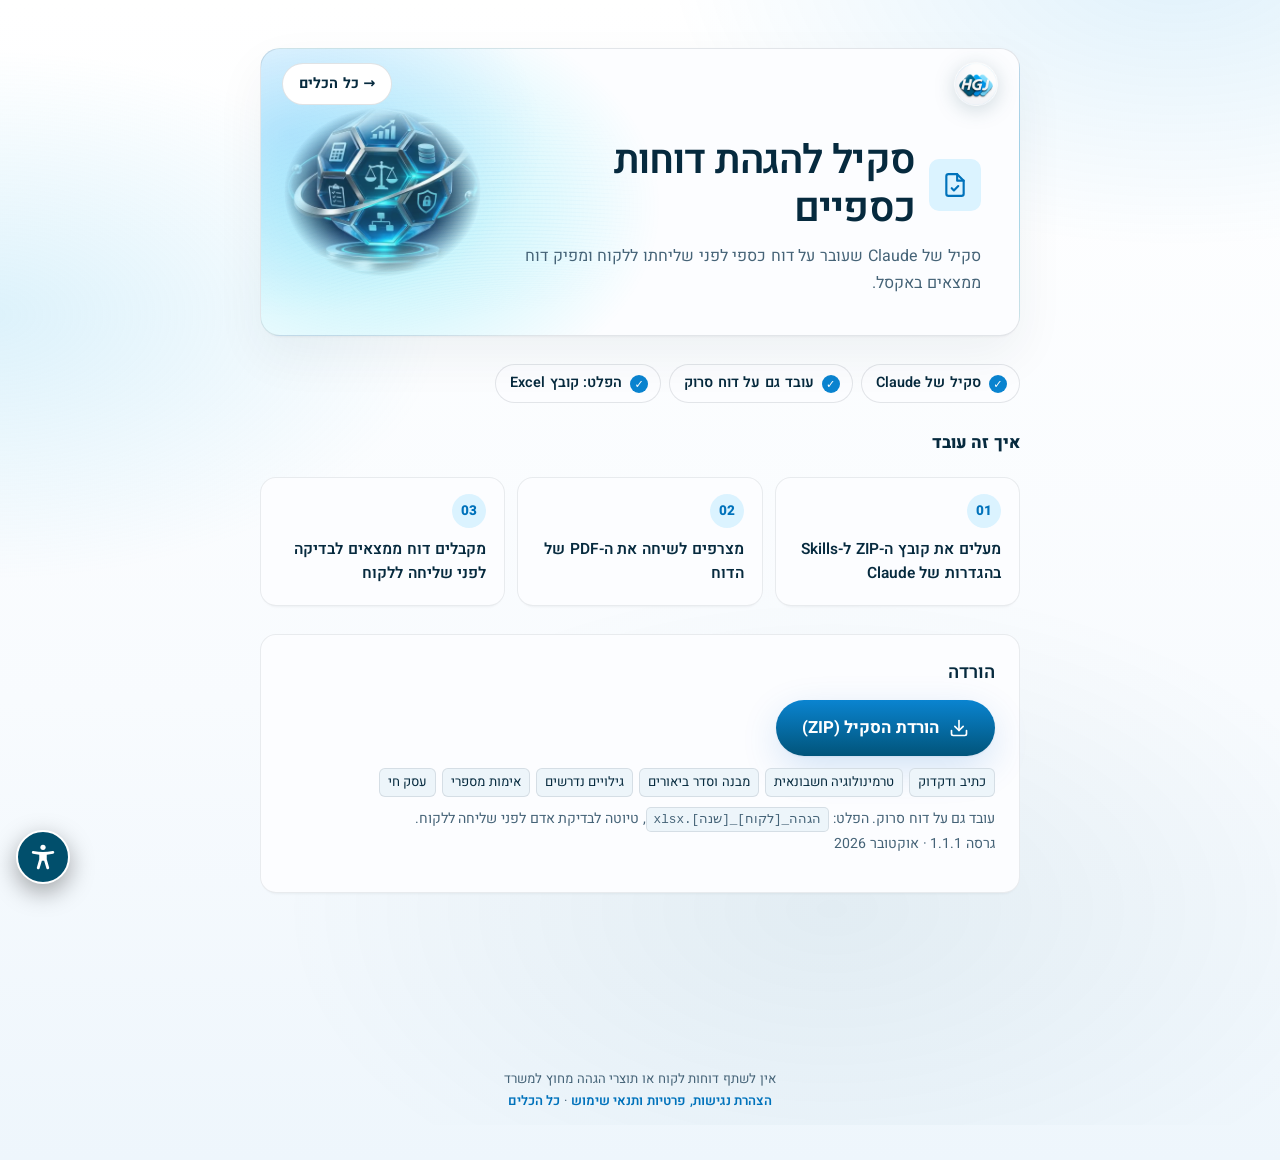
<file: financial-statement-proofreader/index.html>
<!DOCTYPE html>
<html lang="he" dir="rtl">
<head>
<meta charset="utf-8">
<meta name="robots" content="noindex, nofollow">
<meta name="viewport" content="width=device-width, initial-scale=1">
<title>סקיל להגהת דוחות כספיים | HGJ</title>
<link rel="icon" href="../logo-mark.png">
<style>
  :root {
    --bg: #F7F8FA; --surface: #FFFFFF; --surface-2: #EEF1F4; --border: #DDE2E8;
    --ink: #1B1F27; --ink-soft: #5A6472; --accent: #2F55D4; --accent-ink: #FFFFFF;
    --warn-bg: #FDF0F0; --warn-border: #E0B4B4; --warn-ink: #7A0000;
    --ok-bg: #EFF8EF; --ok-border: #BEE0BE; --ok-ink: #145214;
    --shadow: 0 1px 2px rgba(20,30,50,.06), 0 8px 24px rgba(20,30,50,.07);
    --font-ui: "Segoe UI", "Assistant", "Rubik", system-ui, -apple-system, Arial, sans-serif;
    --radius: 14px;
  }
  @media (prefers-color-scheme: dark) {
    :root {
      --bg: #14171C; --surface: #1C2027; --surface-2: #232833; --border: #2E353F;
      --ink: #EAEEF3; --ink-soft: #9AA5B1; --accent: #6B85FF; --accent-ink: #0E1116;
      --warn-bg: #2A1A1A; --warn-border: #5A2E2E; --warn-ink: #F0B4B4;
      --ok-bg: #17251A; --ok-border: #2E4A34; --ok-ink: #A6D8AE;
      --shadow: 0 1px 2px rgba(0,0,0,.3), 0 10px 30px rgba(0,0,0,.35);
    }
  }
  * { box-sizing: border-box; }
  html, body { margin: 0; background: var(--bg); }
  body {
    font-family: var(--font-ui); color: var(--ink); min-height: 100vh;
    display: flex; justify-content: center; align-items: flex-start;
    padding: clamp(16px, 4vw, 48px) 16px; line-height: 1.6;
  }
  .page { width: 100%; max-width: 760px; display: flex; flex-direction: column; gap: 22px; }
  .logo-wrap {
    background: #fff; border: 1px solid var(--border); border-radius: var(--radius);
    padding: 16px 20px; display: flex; align-items: center; justify-content: space-between;
    box-shadow: var(--shadow); gap: 12px;
  }
  .logo-wrap img { height: 48px; width: auto; }
  .back { color: var(--accent); text-decoration: none; font-size: .9rem; font-weight: 600; white-space: nowrap; }
  .back:hover { text-decoration: underline; }
  header .title { font-size: clamp(1.5rem, 1.1rem + 1.6vw, 2rem); font-weight: 800; margin: 0 0 6px; letter-spacing: -.01em; }
  header .subtitle { color: var(--ink-soft); font-size: 1rem; margin: 0; }
  .card {
    background: var(--surface); border: 1px solid var(--border); border-radius: var(--radius);
    box-shadow: var(--shadow); padding: 22px 24px;
  }
  .card h2 { margin: 0 0 12px; font-size: 1.15rem; color: var(--ink); }
  .card h3 { margin: 18px 0 6px; font-size: .98rem; color: var(--ink); }
  .card h3:first-of-type { margin-top: 14px; }
  .download {
    display: inline-flex; align-items: center; gap: 10px; background: var(--accent);
    color: var(--accent-ink); text-decoration: none; font-weight: 700; font-size: 1.05rem;
    padding: 14px 26px; border-radius: 12px; transition: transform .12s ease, filter .15s ease;
  }
  .download:hover { transform: translateY(-2px); filter: brightness(1.05); }
  .download svg { width: 20px; height: 20px; }
  .download.secondary { background: transparent; color: var(--accent); border: 1.5px solid var(--accent); font-size: .98rem; padding: 11px 20px; }
  .download.secondary:hover { background: var(--surface-2); filter: none; }
  .meta { color: var(--ink-soft); font-size: .88rem; margin-top: 10px; }
  ol, ul { margin: 8px 0; padding-inline-start: 22px; }
  li { margin: 6px 0; }
  code, .path {
    font-family: Consolas, "SF Mono", monospace; background: var(--surface-2);
    border: 1px solid var(--border); border-radius: 5px; padding: 1px 7px; font-size: .9em;
    direction: ltr; unicode-bidi: isolate; display: inline-block;
  }
  /* מחרוזת שרובה עברית (שם קובץ פלט, פקודה בעברית) חייבת RTL,
     אחרת סיומת כמו .xlsx נדחפת לימין ונקראת ראשונה. */
  .path.he { direction: rtl; }
  .install { display: block; direction: ltr; text-align: left; padding: 12px 14px; margin: 6px 0;
    background: var(--surface-2); border: 1px solid var(--border); border-radius: 8px;
    font-family: Consolas, monospace; font-size: .88rem; overflow-x: auto; }
  .warn { background: var(--warn-bg); border: 1px solid var(--warn-border); color: var(--warn-ink);
    border-radius: 10px; padding: 14px 18px; font-weight: 600; }
  .ok { background: var(--ok-bg); border: 1px solid var(--ok-border); color: var(--ok-ink);
    border-radius: 10px; padding: 14px 18px; }
  .tokens { display: flex; flex-wrap: wrap; gap: 6px; margin-top: 12px; }
  .tok { background: var(--surface-2); border: 1px solid var(--border); border-radius: 6px;
    padding: 2px 8px; font-size: .82rem; }
  .steps { margin: 4px 0 0; padding-inline-start: 22px; }
  .steps li { margin: 10px 0; }
  footer { color: var(--ink-soft); font-size: .82rem; text-align: center; padding-top: 4px; }
  footer a { color: var(--accent); text-decoration: none; font-weight: 600; }
</style>
<script src="../theme-init.js"></script>
<link rel="stylesheet" href="../theme.css">
<script src="../a11y.js" defer></script>
<script src="../tool-page.js" defer></script>
</head>
<body>
<div class="page">

  <div class="logo-wrap">
    <img src="../logo-mark.png" alt="הוגן, גינזבורג, יודלביץ ושות' - רואי חשבון">
    <a class="back" href="../">← כל הכלים</a>
  </div>

  <header>
    <h1 class="title">📄 סקיל להגהת דוחות כספיים</h1>
    <p class="subtitle">סקיל של Claude שעובר על דוח כספי לפני שליחתו ללקוח ומפיק דוח ממצאים באקסל.</p>
  </header>

  <div class="card">
    <h2>הורדה</h2>
    <a class="download" href="financial-statement-proofreader.zip" download>
      <svg viewBox="0 0 24 24" fill="none" stroke="currentColor" stroke-width="2" stroke-linecap="round" stroke-linejoin="round">
        <path d="M21 15v4a2 2 0 0 1-2 2H5a2 2 0 0 1-2-2v-4"/><polyline points="7 10 12 15 17 10"/><line x1="12" y1="15" x2="12" y2="3"/>
      </svg>
      הורדת הסקיל (ZIP)
    </a>
    <div class="tokens">
      <span class="tok">כתיב ודקדוק</span><span class="tok">טרמינולוגיה חשבונאית</span><span class="tok">מבנה וסדר ביאורים</span>
      <span class="tok">גילויים נדרשים</span><span class="tok">אימות מספרי</span><span class="tok">עסק חי</span>
    </div>
    <p class="meta">
      עובד גם על דוח סרוק. הפלט: <span class="path he">הגהה_[לקוח]_[שנה].xlsx</span>, טיוטה לבדיקת אדם לפני שליחה ללקוח.<br>
      גרסה 1.1.1 · אוקטובר 2026
    </p>
  </div>

  <div class="card">
    <h2>התקנה והפעלה</h2>
    <ol class="steps">
      <li>מורידים את קובץ ה-ZIP.</li>
      <li>בהגדרות של Claude נכנסים אל <span class="path">Customize &gt; Skills &gt; Add &gt; Upload skill</span> ומעלים את ה-ZIP <b>כמו שהוא</b>, בלי לחלץ. הסקיל נשמר בחשבון וזמין בכל הסביבות.</li>
      <li>מצרפים לשיחה את ה-PDF של הדוח, או פותחים את התיקייה שבה הוא נמצא, וכותבים <span class="path he">תעבור הגהה על הדוח</span>.</li>
    </ol>
    <p class="meta">
      ב-claude.ai וב-Cowork אין צורך להתקין דבר נוסף. רק ב-Claude Code על המחשב נדרש פעם אחת Python, ואחריו <code>pip install pymupdf openpyxl</code>.
    </p>
  </div>

  <div class="warn">
    🔒 <b>סודיות:</b> הסקיל גנרי וללא נתוני לקוח. קובץ ההגהה שהוא מפיק הוא מידע לקוח, ואין להעלותו לאתר ציבורי או לשירות חיצוני. שימוש פנימי בלבד, כפוף לסודיות מקצועית.
  </div>

  <footer>
    אין לשתף דוחות לקוח או תוצרי הגהה מחוץ למשרד<br>
    <a href="../policy/">הצהרת נגישות, פרטיות ותנאי שימוש</a> ·
    <a href="../">כל הכלים</a>
  </footer>

</div>
</body>
</html>
</file>
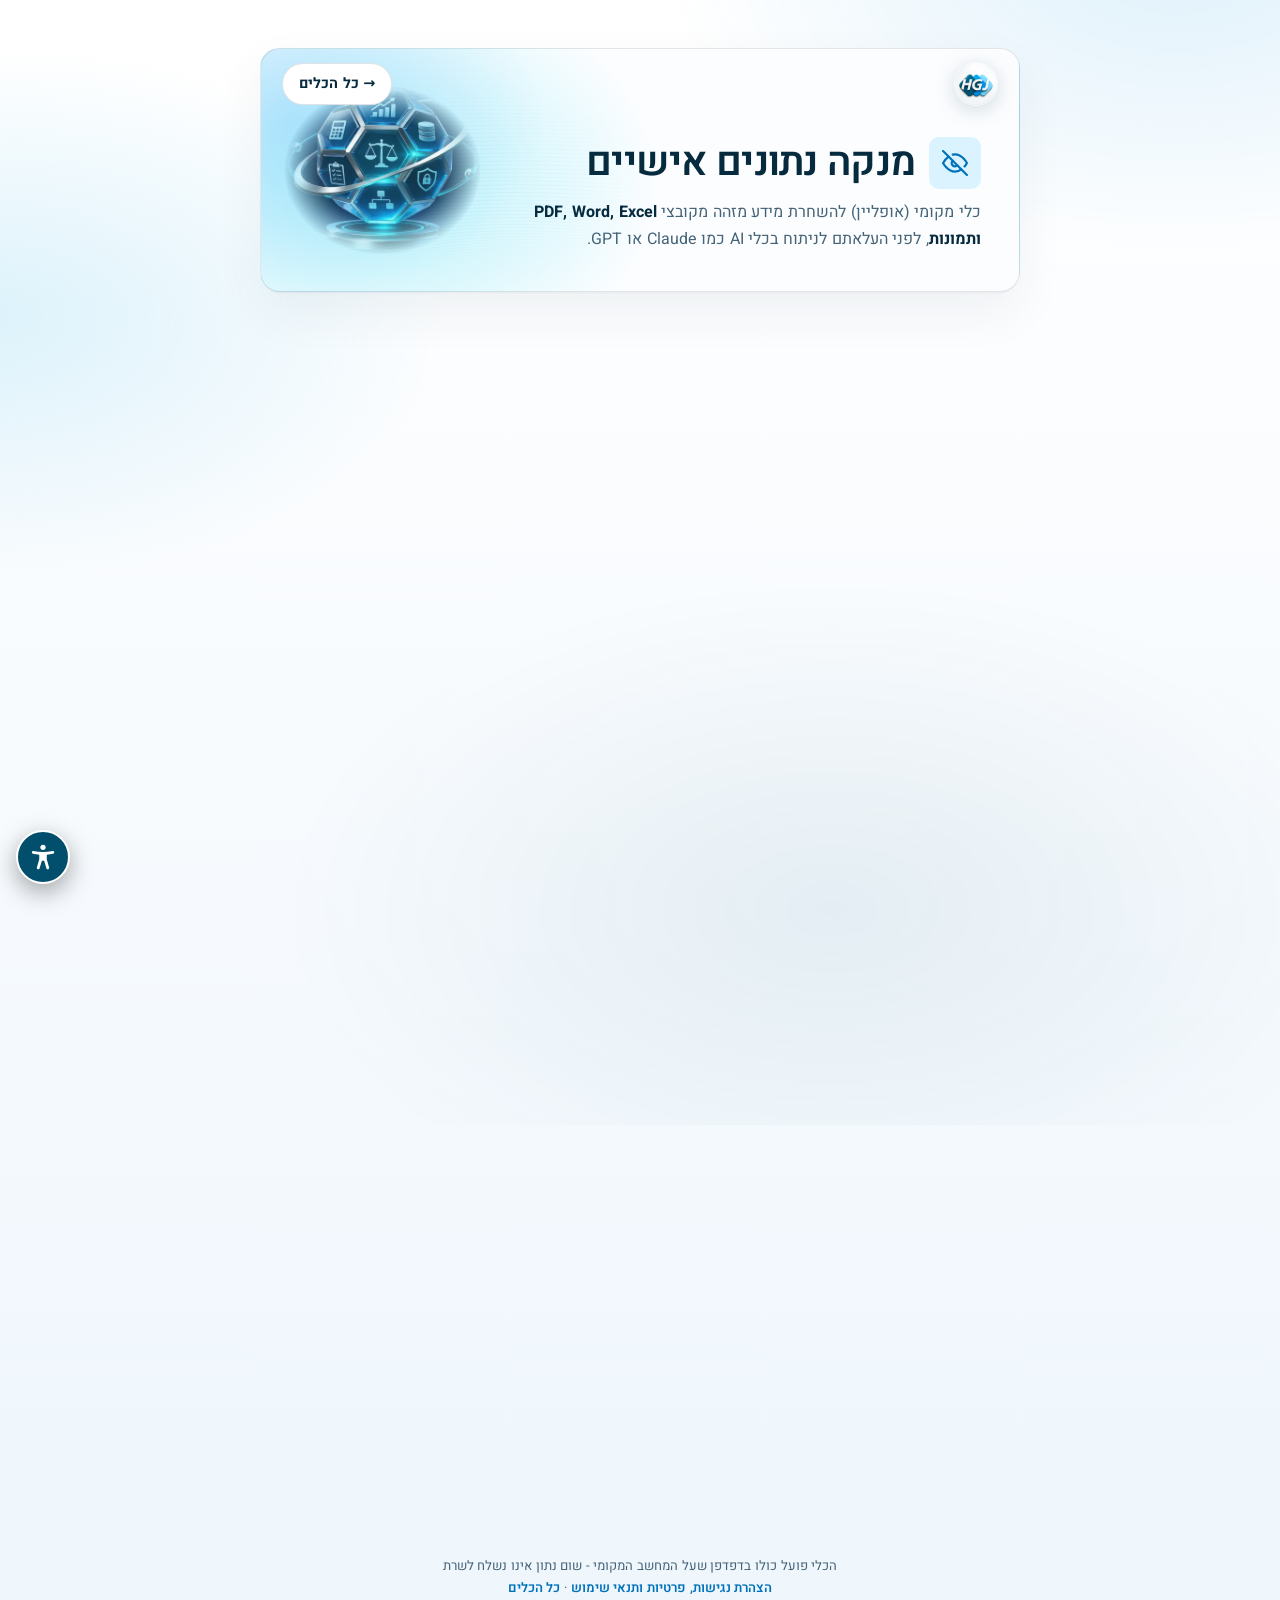
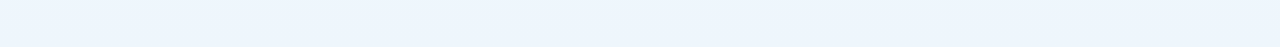
<file: pii-redactor/index.html>
<!DOCTYPE html>
<html lang="he" dir="rtl">
<head>
<meta charset="utf-8">
<meta name="robots" content="noindex, nofollow">
<meta name="viewport" content="width=device-width, initial-scale=1">
<title>מנקה נתונים אישיים | HGJ</title>
<link rel="icon" href="../logo-mark.png">
<style>
  :root {
    --bg: #F7F8FA; --surface: #FFFFFF; --surface-2: #EEF1F4; --border: #DDE2E8;
    --ink: #1B1F27; --ink-soft: #5A6472; --accent: #2F55D4; --accent-ink: #FFFFFF;
    --warn-bg: #FDF0F0; --warn-border: #E0B4B4; --warn-ink: #7A0000;
    --ok-bg: #EFF8EF; --ok-border: #BEE0BE; --ok-ink: #145214;
    --shadow: 0 1px 2px rgba(20,30,50,.06), 0 8px 24px rgba(20,30,50,.07);
    --font-ui: "Segoe UI", "Assistant", "Rubik", system-ui, -apple-system, Arial, sans-serif;
    --radius: 14px;
  }
  @media (prefers-color-scheme: dark) {
    :root {
      --bg: #14171C; --surface: #1C2027; --surface-2: #232833; --border: #2E353F;
      --ink: #EAEEF3; --ink-soft: #9AA5B1; --accent: #6B85FF; --accent-ink: #0E1116;
      --warn-bg: #2A1A1A; --warn-border: #5A2E2E; --warn-ink: #F0B4B4;
      --ok-bg: #17251A; --ok-border: #2E4A34; --ok-ink: #A6D8AE;
      --shadow: 0 1px 2px rgba(0,0,0,.3), 0 10px 30px rgba(0,0,0,.35);
    }
  }
  * { box-sizing: border-box; }
  html, body { margin: 0; background: var(--bg); }
  body {
    font-family: var(--font-ui); color: var(--ink); min-height: 100vh;
    display: flex; justify-content: center; align-items: flex-start;
    padding: clamp(16px, 4vw, 48px) 16px; line-height: 1.6;
  }
  .page { width: 100%; max-width: 760px; display: flex; flex-direction: column; gap: 22px; }
  .logo-wrap {
    background: #fff; border: 1px solid var(--border); border-radius: var(--radius);
    padding: 16px 20px; display: flex; align-items: center; justify-content: space-between;
    box-shadow: var(--shadow); gap: 12px;
  }
  .logo-wrap img { height: 48px; width: auto; }
  .back { color: var(--accent); text-decoration: none; font-size: .9rem; font-weight: 600; white-space: nowrap; }
  .back:hover { text-decoration: underline; }
  header .title { font-size: clamp(1.5rem, 1.1rem + 1.6vw, 2rem); font-weight: 800; margin: 0 0 6px; letter-spacing: -.01em; }
  header .subtitle { color: var(--ink-soft); font-size: 1rem; margin: 0; }
  .card {
    background: var(--surface); border: 1px solid var(--border); border-radius: var(--radius);
    box-shadow: var(--shadow); padding: 22px 24px;
  }
  .card h2 { margin: 0 0 12px; font-size: 1.15rem; color: var(--ink); }
  .card h3 { margin: 18px 0 6px; font-size: .98rem; color: var(--ink); }
  .card h3:first-of-type { margin-top: 14px; }
  .download {
    display: inline-flex; align-items: center; gap: 10px; background: var(--accent);
    color: var(--accent-ink); text-decoration: none; font-weight: 700; font-size: 1.05rem;
    padding: 14px 26px; border-radius: 12px; transition: transform .12s ease, filter .15s ease;
  }
  .download:hover { transform: translateY(-2px); filter: brightness(1.05); }
  .download svg { width: 20px; height: 20px; }
  .download.secondary { background: transparent; color: var(--accent); border: 1.5px solid var(--accent); font-size: .98rem; padding: 11px 20px; }
  .download.secondary:hover { background: var(--surface-2); filter: none; }
  .meta { color: var(--ink-soft); font-size: .88rem; margin-top: 10px; }
  ol, ul { margin: 8px 0; padding-inline-start: 22px; }
  li { margin: 6px 0; }
  code, .path {
    font-family: Consolas, "SF Mono", monospace; background: var(--surface-2);
    border: 1px solid var(--border); border-radius: 5px; padding: 1px 7px; font-size: .9em;
    direction: ltr; unicode-bidi: isolate; display: inline-block;
  }
  /* מחרוזת שרובה עברית (שם קובץ פלט, פקודה בעברית) חייבת RTL,
     אחרת סיומת כמו .xlsx נדחפת לימין ונקראת ראשונה. */
  .path.he { direction: rtl; }
  .install { display: block; direction: ltr; text-align: left; padding: 12px 14px; margin: 6px 0;
    background: var(--surface-2); border: 1px solid var(--border); border-radius: 8px;
    font-family: Consolas, monospace; font-size: .88rem; overflow-x: auto; }
  .warn { background: var(--warn-bg); border: 1px solid var(--warn-border); color: var(--warn-ink);
    border-radius: 10px; padding: 14px 18px; font-weight: 600; }
  .ok { background: var(--ok-bg); border: 1px solid var(--ok-border); color: var(--ok-ink);
    border-radius: 10px; padding: 14px 18px; }
  .tokens { display: flex; flex-wrap: wrap; gap: 6px; margin-top: 12px; }
  .tok { background: var(--surface-2); border: 1px solid var(--border); border-radius: 6px;
    padding: 2px 8px; font-size: .82rem; }
  footer { color: var(--ink-soft); font-size: .82rem; text-align: center; padding-top: 4px; }
  footer a { color: var(--accent); text-decoration: none; font-weight: 600; }
</style>
<script src="../theme-init.js"></script>
<link rel="stylesheet" href="../theme.css">
<script src="../a11y.js" defer></script>
<script src="../tool-page.js" defer></script>
</head>
<body>
<div class="page">

  <div class="logo-wrap">
    <img src="../logo-mark.png" alt="הוגן, גינזבורג, יודלביץ ושות' - רואי חשבון">
    <a class="back" href="../">← כל הכלים</a>
  </div>

  <header>
    <h1 class="title">🧹 מנקה נתונים אישיים</h1>
    <p class="subtitle">כלי מקומי (אופליין) להשחרת מידע מזהה מקובצי <b>PDF, Word, Excel ותמונות</b>, לפני העלאתם לניתוח בכלי AI כמו Claude או GPT.</p>
  </header>

  <div class="ok" style="display:flex;align-items:center;gap:10px;">
    🌐 <span><b>כלי עצמאי, בלי התקנה ובלי Python.</b> מחלצים את התיקייה ולוחצים פעמיים על <span class="path he">הפעלת הכלי.bat</span>. כל העיבוד מתבצע בדפדפן שעל המחשב שלכם, ושום קובץ אינו נשלח לרשת.</span>
  </div>

  <div class="card">
    <h2>הורדה</h2>
    <a class="download" href="pii-redactor.zip" download>
      <svg viewBox="0 0 24 24" fill="none" stroke="currentColor" stroke-width="2" stroke-linecap="round" stroke-linejoin="round">
        <path d="M21 15v4a2 2 0 0 1-2 2H5a2 2 0 0 1-2-2v-4"/><polyline points="7 10 12 15 17 10"/><line x1="12" y1="15" x2="12" y2="3"/>
      </svg>
      הורדת הכלי (ZIP)
    </a>
    <div class="tokens">
      <span class="tok">PDF טקסטואלי</span><span class="tok">PDF סרוק</span><span class="tok">Word</span>
      <span class="tok">Excel ו-CSV</span><span class="tok">תמונות</span><span class="tok">OCR עברית ואנגלית</span>
      <span class="tok">אימות הפלט</span><span class="tok">בלי התקנה</span>
    </div>
    <p class="meta">כ-9MB. כל הספריות ארוזות בתוך החבילה, ולכן הכלי עובד גם כשהמחשב מנותק מהרשת לחלוטין. אחרי החילוץ רואים רק שני קבצים: <span class="path he">הפעלת הכלי.bat</span> ו-<span class="path he">קרא אותי.txt</span>. כל השאר בתיקייה <span class="path he">קבצי מערכת</span>, שמוסתרת בהפעלה הראשונה.</p>
  </div>

  <div class="card">
    <h2>למה הכלי מיועד</h2>
    <p>לפני שמעלים דוח כספי, כרטסת או מסמך לקוח לניתוח בכלי AI, צריך להסיר ממנו את המזהים. הכלי מזהה את הנתונים, מציג אותם בטבלה לאישור, ומפיק קובץ נקי <b>באותו פורמט</b>. הזיהוי האוטומטי הוא עזר: המנגנון המרכזי הוא הדבקת שמות הארגון והאנשים שצריך להסתיר.</p>
    <h3>מזהים שהכלי מזהה אוטומטית</h3>
    <div class="tokens">
      <span class="tok">ת"ז (עם ספרת ביקורת)</span><span class="tok">ח.פ / ע.מ</span><span class="tok">טלפון</span>
      <span class="tok">אימייל</span><span class="tok">כרטיס אשראי (Luhn)</span><span class="tok">חשבון בנק</span>
      <span class="tok">IBAN (mod-97)</span><span class="tok">תיק ניכויים</span><span class="tok">כתובת</span>
      <span class="tok">תאריך לידה</span><span class="tok">דרכון</span><span class="tok">מספר רכב</span>
      <span class="tok">שמות מהמילון</span>
    </div>
    <h3>תווית ממוספרת, ולא מחיקה אחידה</h3>
    <p class="meta">כל ערך מקבל מזהה קבוע לאורך כל הקבצים: <span class="path">[שם-1]</span>, <span class="path">[שם-2]</span>, <span class="path">[ת"ז-1]</span>. כך אותו אדם נשאר אותו אדם בעיני המודל, ואפשר לנתח צדדים קשורים, עסקאות חוזרות והשוואה בין תקופות. תווית אחידה, שבה כל השמות הופכים ל-<span class="path">[שם]</span>, מוחקת את ההבחנה הזאת והופכת את הניתוח לחסר תועלת. בסוף ההפקה מוצע להורדה <b>קובץ מפתח</b> לפענוח, בנפרד ומחוץ לקובץ ה-ZIP של הפלט.</p>
  </div>

  <div class="card">
    <h2>איך משתמשים</h2>
    <p>מחלצים את התיקייה ולוחצים פעמיים על <span class="path he">הפעלת הכלי.bat</span>. הכלי בנוי משלושה שלבים, ובכל שלב יש כפתור ראשי אחד.</p>
    <ol>
      <li><b>קבצים ומה להסתיר.</b> גוררים קבצים או תיקייה שלמה, ומקלידים את שמות האנשים ואת שם הארגון, שורה לכל אחד. זו הדרך הבטוחה ביותר לשמות. מספרי זהות, טלפונים, אימיילים וחשבונות מזוהים לבד.</li>
      <li><b>בדיקה.</b> טבלה אחת של כל מה שיוסתר: שורה לכל ערך, עם מספר הקבצים שבהם הוא נמצא. מסירים סימון ממה שצריך להישאר. ב-PDF ובתמונות רואים את העמודים: גרירה מוסיפה מלבן שחור, ולחיצה על מלבן מבטלת אותו.</li>
      <li><b>הפקה.</b> לוחצים <b>הפקת קבצים נקיים</b>, מורידים, וקוראים את טבלת האימות.</li>
    </ol>
    <p class="meta"><b>מאות קבצים באותו מבנה</b> (קבלות, חשבוניות): בוחרים את התיקייה כולה. הכלי מציג קובץ אחד בכל פעם ומעבד את השאר בזמן ההפקה. את שם הלקוח מסתירים לפי המילה שלפניו: תחת "אפשרויות נוספות" מופיעה כבר המילה "לכבוד", והכלי מסתיר את מה שכתוב אחריה בכל קובץ, גם כשהמיקום זז. מלבן שמסומן כ"חל על כל העמודים בכל הקבצים" מושחר באותו מקום בכולם.</p>
    <p class="meta"><b>עבודה חוזרת על אותו לקוח:</b> טוענים את קובץ המפתח מהפעם הקודמת, וכל שם ומספר מקבלים שוב את אותה תווית. כך אפשר להשוות בין תקופות.</p>
    <p class="meta">שם הקובץ מנוקה גם הוא, כי שם הלקוח יושב בו כמעט תמיד. אפשר גם לבחור שם אנונימי לחלוטין.</p>
  </div>

  <div class="card">
    <h2>אימות הפלט</h2>
    <p>אחרי כל הפקה מוצגת טבלה עם שורה לכל קובץ ומצב כתוב במילים: <b>תקין</b>, <b>לבדיקה</b> או <b>בעיה</b>. הכלי קורא מחדש את הקובץ שנוצר ובודק שאף ערך שאושר לא נשאר בו או בשם הקובץ, וב-PDF ובתמונה הוא בודק שכל מלבן באמת שחור בתמונה שנכתבה.</p>
    <p class="meta">קובץ מסומן "לבדיקה" כשהכלי לא יכול לאשר אותו בעצמו, למשל עמוד סרוק שלא עבר OCR, או קובץ שלא הוסתר בו דבר. הכותרת "אימות עבר" מופיעה רק כשכל הקבצים תקינים.</p>
    <div class="ok" style="margin-top:12px;">✓ זה ההבדל בין כלי שסומכים עליו לכלי שמאמינים לו. קובץ שמסומן "בעיה" אין להעביר לפני תיקון.</div>
  </div>

  <div class="card">
    <h2>שלושה אופני הפקה ל-PDF</h2>
    <h3>תמונה (ברירת המחדל)</h3>
    <p class="meta" style="margin-top:2px;">כל עמוד מומר לתמונה והטקסט המקורי נמחק לגמרי. מה שהוסתר אינו קיים בקובץ ואינו ניתן לחילוץ.</p>
    <h3>תמונה עם טקסט נקי</h3>
    <p class="meta" style="margin-top:2px;">אותה תמונה, ומעליה טקסט בלתי נראה שנכתב מחדש בלי מה שהוסתר, כדי שהמודל יקרא מספרים במדויק ולא יפענח תמונה. במקום כל ערך מופיעה התווית שלו. אחרי הכתיבה הקובץ נקרא מחדש ונבדק, ואם הבדיקה אינה עוברת הוא מופק כתמונה בלבד.</p>
    <h3>שמירת המקור עם מלבנים</h3>
    <p class="meta" style="margin-top:2px;">שומר את המסמך המקורי ומצייר מלבן שחור מעל האזור. מתאים להדפסה בלבד.</p>
    <div class="warn" style="margin-top:14px;">
      ⚠ <b>בשמירת המקור עם מלבנים הטקסט המקורי נשאר בקובץ מתחת למלבן</b>, וניתן לחלץ אותו בהעתקה פשוטה או בכלי אוטומטי. הכלי דורש אישור מפורש לפני המעבר למצב הזה, וטבלת האימות מסמנת את מה שנשאר. אין להעלות קובץ כזה למודל שפה.
    </div>
  </div>

  <div class="card">
    <h2>מסמכים סרוקים ו-OCR</h2>
    <p>לעמוד סרוק אין שכבת טקסט, ולכן <b>לפני OCR אין מה לזהות אוטומטית</b> וטבלת הממצאים תישאר ריקה. הכלי בודק זאת לכל עמוד בנפרד ומדווח כמה עמודים סרוקים מצא.</p>
    <p class="meta">מנוע OCR לעברית ולאנגלית ארוז בתוך החבילה ורץ מקומית. במסמך מרובה עמודים יש כפתור אחד שמריץ אותו על כל העמודים ברצף, בטעינה אחת של המנוע. אין צורך בתוכנת OCR חיצונית. אם המסמך כבר עבר OCR בתוכנה אחרת, אפשר ללחוץ <b>"כבר עבר OCR? טפל כטקסט"</b> והזיהוי ירוץ על שכבת הטקסט הקיימת.</p>
    <div class="warn" style="margin-top:14px;">
      ⚠ <b>ה-OCR עובד רק בהפעלה דרך <span class="path he">הפעלת הכלי.bat</span>.</b> דפדפנים חוסמים יצירת Worker וקריאת קבצים כשעמוד נפתח מהדיסק בפרוטוקול <span class="path">file://</span>, ומנוע ה-OCR צריך את שניהם. בפתיחה ישירה של <span class="path">index.html</span> כל שאר הפעולות עובדות כרגיל.
    </div>
    <h3>מה עושה קובץ ההפעלה</h3>
    <p class="meta" style="margin-top:2px;">מרים שרת קבצים זעיר על <span class="path">127.0.0.1</span> ופותח את הדפדפן. הוא מגיש את קבצי התיקייה לקריאה בלבד, מאזין על המחשב המקומי ולא על הרשת, אינו כותב ואינו מוחק דבר, ואינו יוצא לאינטרנט. אין תלות ב-Python ואין צורך בהרשאות מנהל, כי PowerShell קיים בכל ווינדוס. הקוד פתוח לעיון בקובץ <span class="path">server.ps1</span> שבחבילה, וכל שורה בו ניתנת לבדיקה על ידי גורם אבטחת מידע.</p>
    <p class="meta" style="margin-top:8px;">אין לסגור את חלון השרת בזמן העבודה. לסיום, סוגרים אותו.</p>
  </div>

  <div class="card">
    <h2>עדכונים</h2>
    <p>בכל הפעלה דרך <span class="path he">הפעלת הכלי.bat</span> הכלי בודק אם יש גרסה חדשה, ושואל אם לעדכן. אין צורך לחזור לאתר ולהוריד מחדש.</p>
    <div class="ok" style="margin-top:12px;">🔏 כל עדכון חתום דיגיטלית במפתח של המשרד שאינו נמצא באתר. הכלי המותקן מסרב לכל חבילה שהחתימה שלה אינה תקינה, ולכן גם מי שפרץ לאתר אינו יכול להעביר דרכו קוד למחשבים שבהם הכלי מותקן.</div>
    <p class="meta">הבדיקה אינה שולחת שום מידע, ואפשר לכבות אותה ביצירת קובץ בשם <span class="path he">ללא בדיקת עדכונים.txt</span> בתיקיית הכלי.</p>
  </div>

  <div class="card">
    <h2>מה עוד מנוקה, מלבד הטקסט הגלוי</h2>
    <ul>
      <li><b>Word:</b> כותרות ותחתונות, הערות סוקר ושמות המגיבים, טקסט שנמחק במעקב שינויים, ומטא-דאטה (יוצר, כותרת, חברה, מנהל).</li>
      <li><b>תמונות ואובייקטים מוטמעים ב-Word</b> מוסרים כברירת מחדל. הכלי אינו סורק את התוכן שבתוכם, וצילום מסך של דף בנק שהודבק למסמך היה שורד אחרת במלואו.</li>
      <li><b>Excel:</b> תאי טקסט ותאי מספר (ת"ז נשמרת לעיתים כמספר), נוסחאות, הערות תא, קישורים ושמות גיליונות.</li>
      <li><b>PDF:</b> מטא-דאטה, וכן XMP, שדות טופס והערות בשמירת המקור עם מלבנים.</li>
    </ul>
  </div>

  <div class="ok">
    🔒 <b>אבטחה:</b> כל העיבוד רץ בדפדפן, והכלי חוסם ברמת הדפדפן (CSP) כל בקשת רשת יוצאת, כך שההבטחה על עבודה מקומית נאכפת ולא רק מוצהרת. אין שרת, אין העלאה ואין טלמטריה.
  </div>

  <div class="warn">
    ⚠ <b>סודיות:</b> החבילה עצמה גנרית וללא נתוני לקוח. הקבצים המקוריים, הקבצים הנקיים וקובץ המפתח הם מידע לקוח ונשארים על המחשב שלכם. <b>אין להעלות את קובץ המפתח למודל שפה</b> ואין להעביר אותו יחד עם הקבצים הנקיים. הכלי אינו מחליף בדיקה אנושית של הפלט לפני העברתו לגורם חיצוני.
  </div>

  <footer>
    הכלי פועל כולו בדפדפן שעל המחשב המקומי - שום נתון אינו נשלח לשרת<br>
    <a href="../policy/">הצהרת נגישות, פרטיות ותנאי שימוש</a> ·
    <a href="../">כל הכלים</a>
  </footer>

</div>
</body>
</html>
</file>
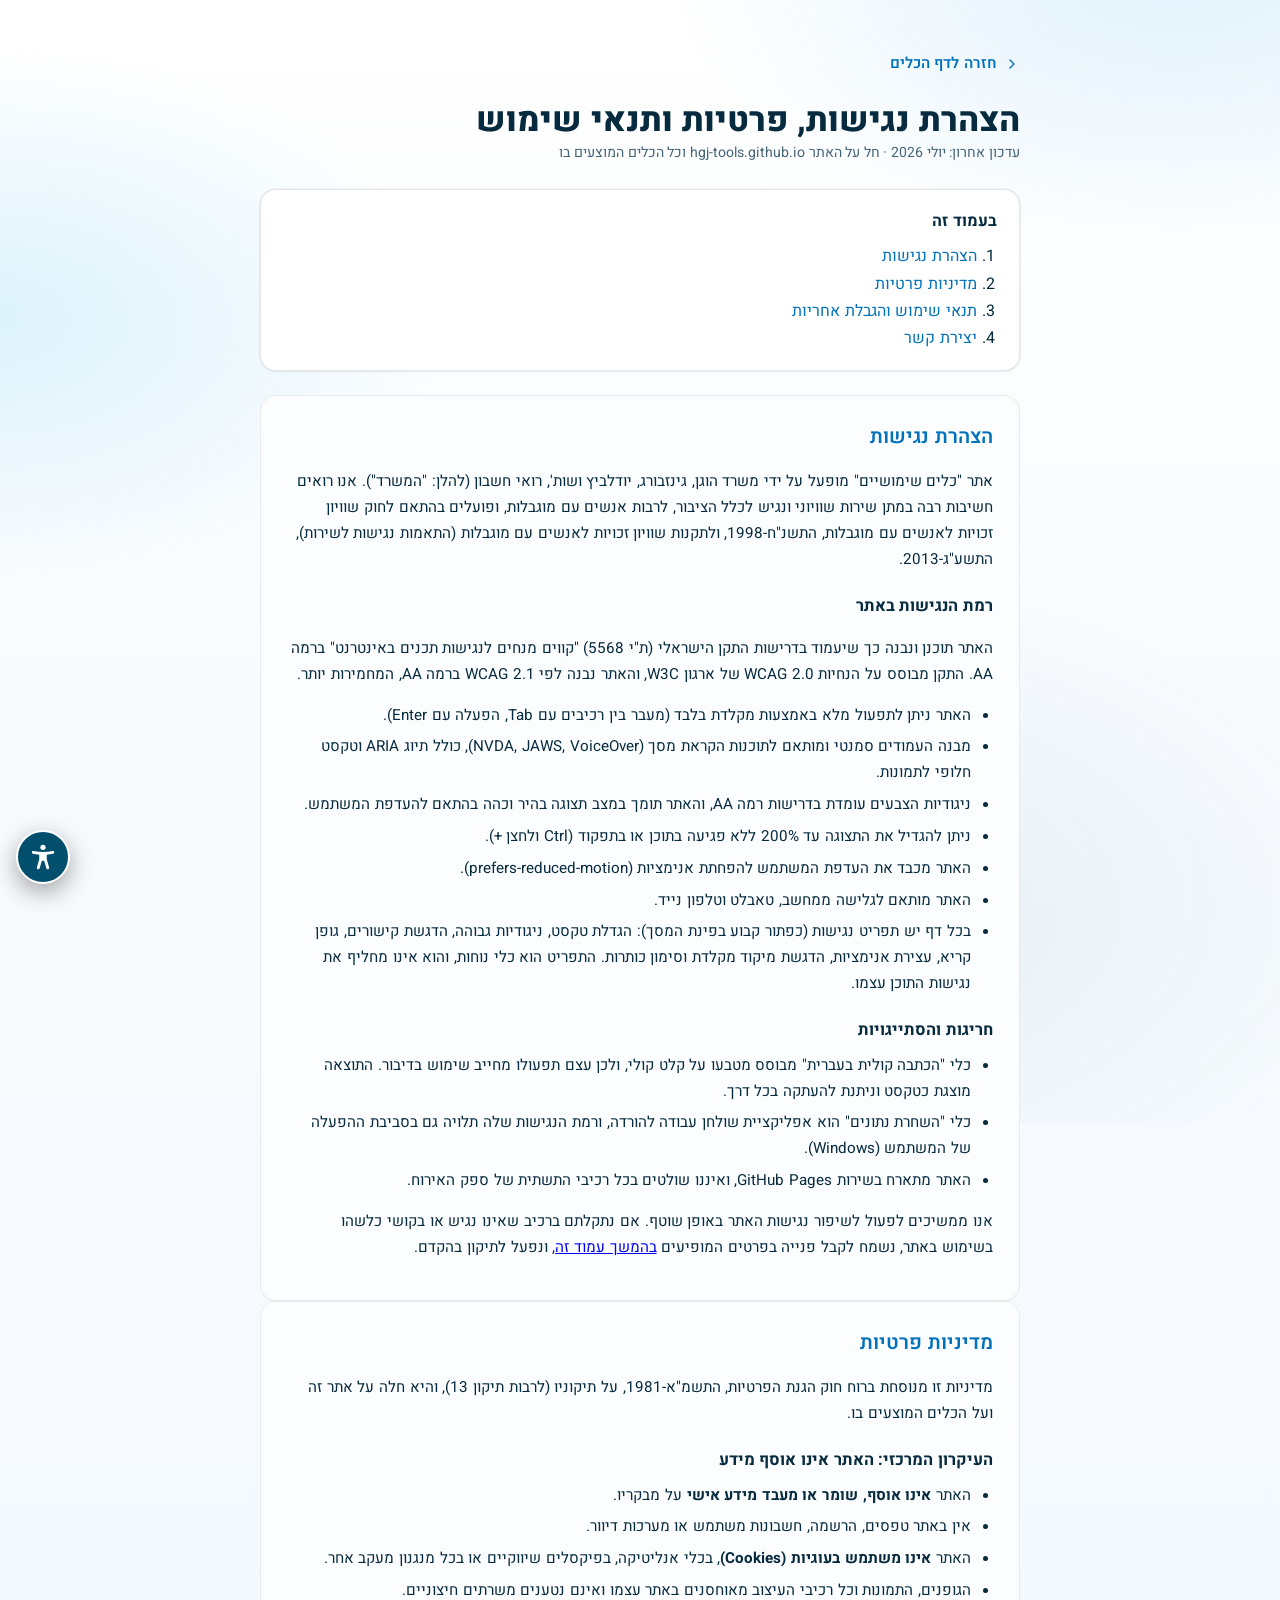
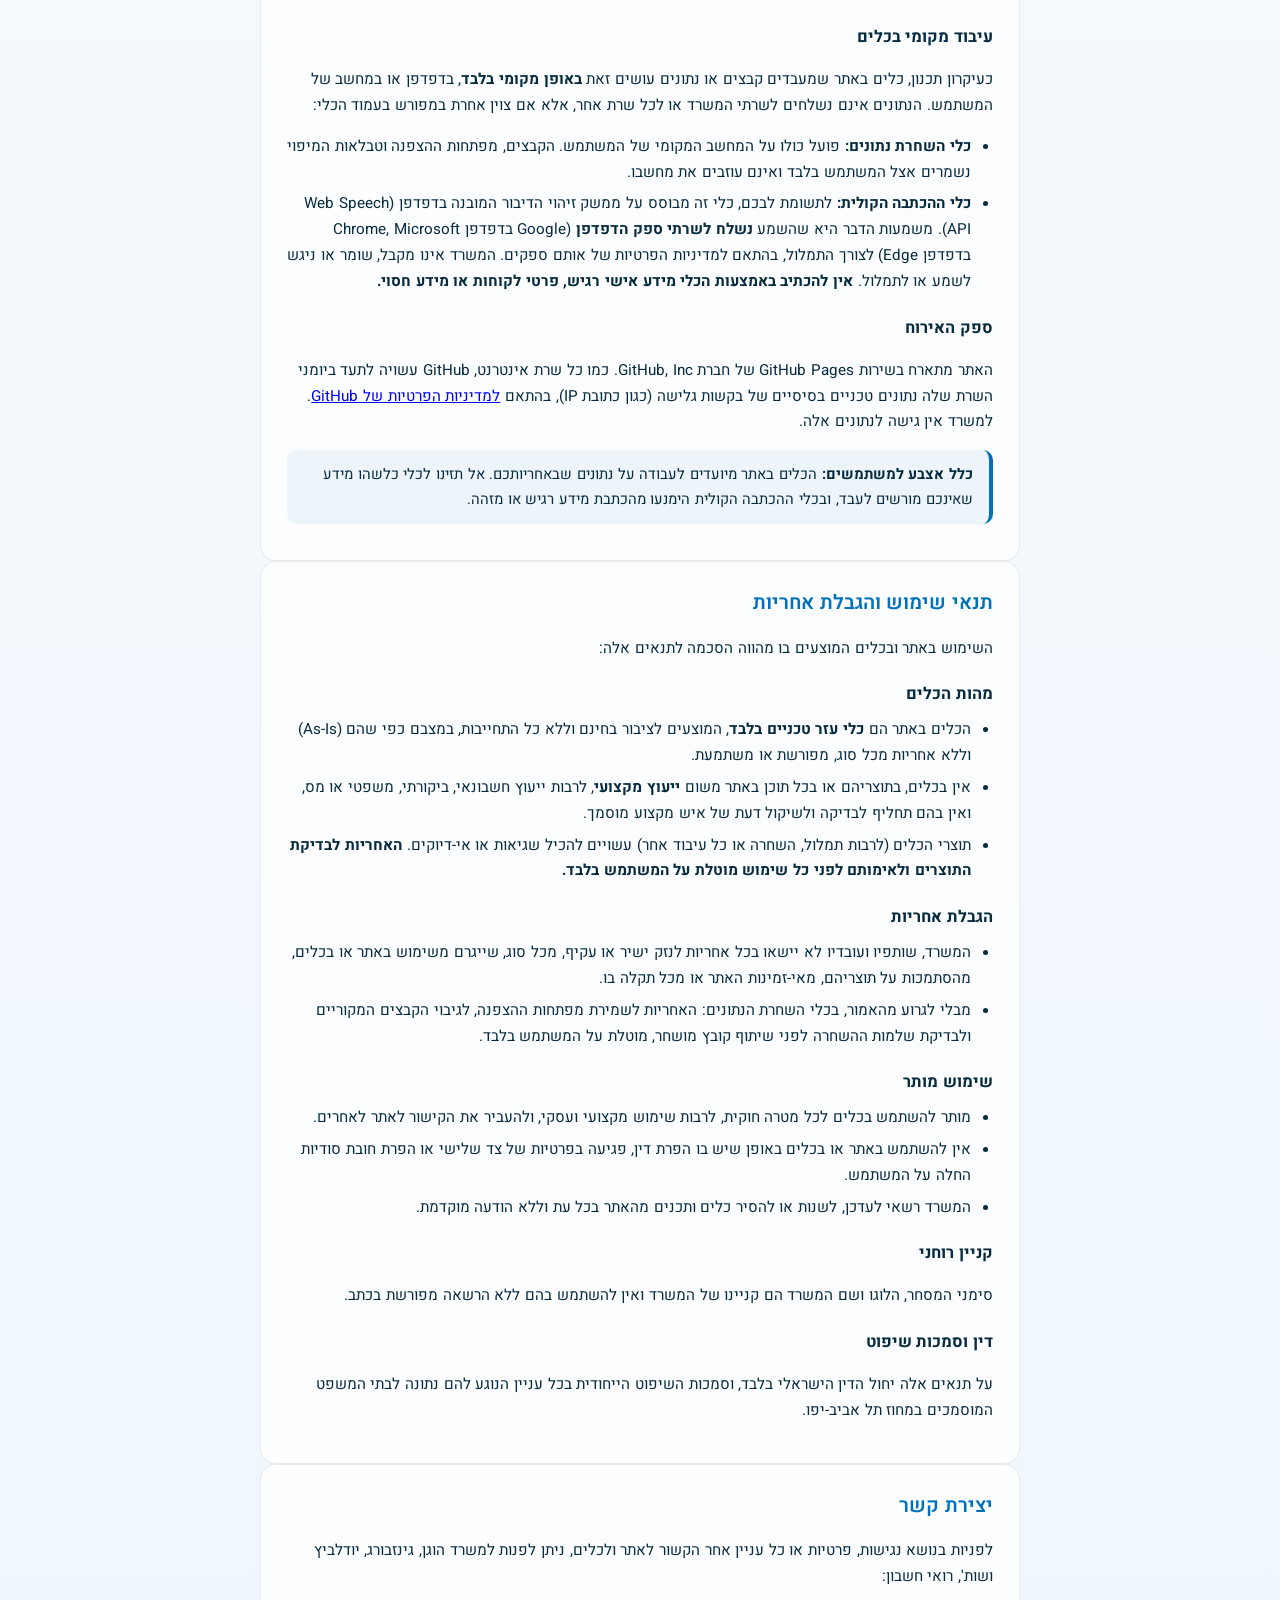
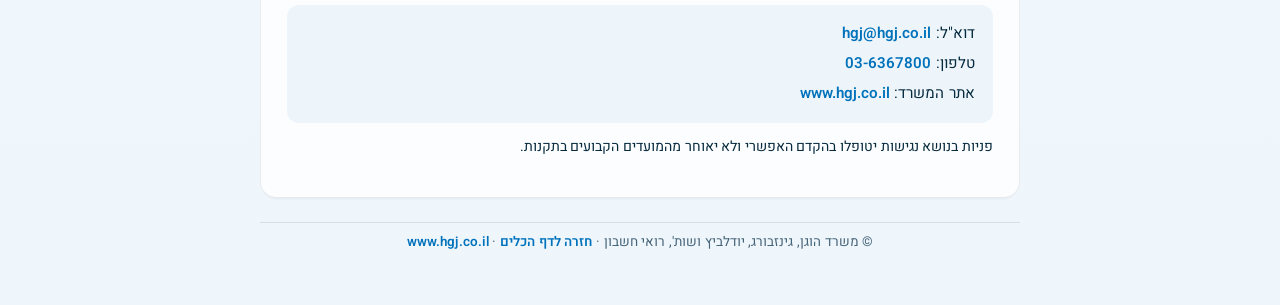
<file: policy/index.html>
<!DOCTYPE html>
<html lang="he" dir="rtl">
<head>
<meta charset="utf-8">
<meta name="robots" content="noindex, nofollow">
<meta name="viewport" content="width=device-width, initial-scale=1">
<title>הצהרת נגישות, פרטיות ותנאי שימוש | כלים שימושיים HGJ</title>
<link rel="icon" href="../logo-mark.png">
<style>
  @font-face {
    font-family: "Heebo";
    font-style: normal;
    font-weight: 400 800;
    font-display: swap;
    src: url("../fonts/heebo-hebrew.woff2") format("woff2");
    unicode-range: U+0307-0308, U+0590-05FF, U+200C-2010, U+20AA, U+25CC, U+FB1D-FB4F;
  }
  @font-face {
    font-family: "Heebo";
    font-style: normal;
    font-weight: 400 800;
    font-display: swap;
    src: url("../fonts/heebo-latin.woff2") format("woff2");
    unicode-range: U+0000-00FF, U+0131, U+0152-0153, U+02BB-02BC, U+02C6, U+02DA, U+02DC, U+0304, U+0308, U+0329, U+2000-206F, U+20AC, U+2122, U+2191, U+2193, U+2212, U+2215, U+FEFF, U+FFFD;
  }
  :root {
    --bg: #F5F7FB;
    --surface: #FFFFFF;
    --surface-2: #EEF1F6;
    --border: #E1E6EE;
    --ink: #171B23;
    --ink-soft: #5A6472;
    --accent: #2F55D4;
    --accent-2: #4F86E8;
    --shadow: 0 1px 2px rgba(20,30,50,.05), 0 10px 30px rgba(20,30,50,.08);
    --font-ui: "Heebo", "Segoe UI", "Assistant", "Rubik", system-ui, -apple-system, "Helvetica Neue", Arial, sans-serif;
    --radius: 16px;
  }
  @media (prefers-color-scheme: dark) {
    :root {
      --bg: #10131A; --surface: #191D26; --surface-2: #212632; --border: #2C333F;
      --ink: #EAEEF3; --ink-soft: #9AA5B1; --accent: #6B85FF; --accent-2: #8AA0FF;
      --shadow: 0 1px 2px rgba(0,0,0,.3), 0 12px 32px rgba(0,0,0,.4);
    }
  }
  * { box-sizing: border-box; }
  html { scroll-behavior: smooth; }
  @media (prefers-reduced-motion: reduce) {
    html { scroll-behavior: auto; }
    * { transition: none !important; animation: none !important; }
  }
  html, body { margin: 0; }
  body {
    font-family: var(--font-ui);
    color: var(--ink);
    background: var(--bg);
    min-height: 100vh;
    display: flex;
    justify-content: center;
    align-items: flex-start;
    padding: clamp(20px, 4vw, 56px) 16px;
    line-height: 1.7;
  }
  .skip-link {
    position: absolute; inset-inline-start: -9999px; top: 0;
    background: var(--accent); color: #fff; padding: 10px 18px;
    border-radius: 0 0 10px 10px; z-index: 10; text-decoration: none; font-weight: 600;
  }
  .skip-link:focus { inset-inline-start: 16px; }

  .page { width: 100%; max-width: 760px; display: flex; flex-direction: column; gap: 24px; }

  .back {
    display: inline-flex; align-items: center; gap: 8px;
    text-decoration: none; color: var(--accent); font-weight: 600; font-size: .95rem;
    width: fit-content;
  }
  .back:hover { text-decoration: underline; }
  .back:focus-visible { outline: 2px solid var(--accent); outline-offset: 2px; border-radius: 4px; }
  .back svg { width: 16px; height: 16px; }

  h1 {
    font-size: clamp(1.5rem, 1.1rem + 1.8vw, 2.1rem);
    font-weight: 800; letter-spacing: -.01em; margin: 0; line-height: 1.2;
  }
  .updated { color: var(--ink-soft); font-size: .88rem; margin: 0; }

  nav.toc {
    background: var(--surface); border: 1px solid var(--border);
    border-radius: var(--radius); box-shadow: var(--shadow); padding: 18px 22px;
  }
  nav.toc h2 { font-size: 1rem; margin: 0 0 8px; }
  nav.toc ol { margin: 0; padding-inline-start: 20px; }
  nav.toc a { color: var(--accent); text-decoration: none; }
  nav.toc a:hover { text-decoration: underline; }

  section.card {
    background: var(--surface); border: 1px solid var(--border);
    border-radius: var(--radius); box-shadow: var(--shadow);
    padding: 24px 26px;
  }
  section.card h2 {
    font-size: 1.25rem; font-weight: 800; margin: 0 0 4px;
    color: var(--accent);
  }
  section.card h3 { font-size: 1.02rem; font-weight: 700; margin: 20px 0 6px; }
  section.card p, section.card li { font-size: .95rem; color: var(--ink); }
  section.card ul { padding-inline-start: 22px; margin: 8px 0; }
  section.card li { margin-bottom: 6px; }
  .muted { color: var(--ink-soft); }
  strong { font-weight: 700; }

  .notice {
    background: var(--surface-2); border-inline-start: 4px solid var(--accent);
    border-radius: 10px; padding: 12px 16px; margin: 12px 0; font-size: .92rem;
  }

  .contact-box {
    display: flex; flex-direction: column; gap: 4px;
    background: var(--surface-2); border-radius: 12px; padding: 16px 18px; margin-top: 10px;
    font-size: .95rem;
  }
  .contact-box a { color: var(--accent); text-decoration: none; font-weight: 600; }
  .contact-box a:hover { text-decoration: underline; }

  footer {
    color: var(--ink-soft); font-size: .84rem; text-align: center;
    padding-top: 8px; border-top: 1px solid var(--border);
  }
  footer a { color: var(--accent); text-decoration: none; font-weight: 600; }
  footer a:hover { text-decoration: underline; }
</style>
<script src="../theme-init.js"></script>
<link rel="stylesheet" href="../theme.css">
<script src="../a11y.js" defer></script>
</head>
<body>
<a class="skip-link" href="#main">דילוג לתוכן המרכזי</a>
<div class="page">

  <a class="back" href="../">
    <svg viewBox="0 0 24 24" fill="none" stroke="currentColor" stroke-width="2" stroke-linecap="round" stroke-linejoin="round" aria-hidden="true"><path d="M9 6l6 6-6 6"/></svg>
    חזרה לדף הכלים
  </a>

  <header>
    <h1>הצהרת נגישות, פרטיות ותנאי שימוש</h1>
    <p class="updated">עדכון אחרון: יולי 2026 · חל על האתר hgj-tools.github.io וכל הכלים המוצעים בו</p>
  </header>

  <nav class="toc" aria-label="תוכן העמוד">
    <h2>בעמוד זה</h2>
    <ol>
      <li><a href="#accessibility">הצהרת נגישות</a></li>
      <li><a href="#privacy">מדיניות פרטיות</a></li>
      <li><a href="#terms">תנאי שימוש והגבלת אחריות</a></li>
      <li><a href="#contact">יצירת קשר</a></li>
    </ol>
  </nav>

  <main id="main">

  <section class="card" id="accessibility" aria-labelledby="a11y-title">
    <h2 id="a11y-title">הצהרת נגישות</h2>
    <p>
      אתר "כלים שימושיים" מופעל על ידי משרד הוגן, גינזבורג, יודלביץ ושות', רואי חשבון (להלן: "המשרד").
      אנו רואים חשיבות רבה במתן שירות שוויוני ונגיש לכלל הציבור, לרבות אנשים עם מוגבלות,
      ופועלים בהתאם לחוק שוויון זכויות לאנשים עם מוגבלות, התשנ"ח-1998, ולתקנות שוויון זכויות
      לאנשים עם מוגבלות (התאמות נגישות לשירות), התשע"ג-2013.
    </p>

    <h3>רמת הנגישות באתר</h3>
    <p>
      האתר תוכנן ונבנה כך שיעמוד בדרישות התקן הישראלי (ת"י 5568) "קווים מנחים לנגישות תכנים באינטרנט"
      ברמה AA. התקן מבוסס על הנחיות WCAG 2.0 של ארגון W3C, והאתר נבנה לפי WCAG 2.1 ברמה AA, המחמירות יותר.
    </p>
    <ul>
      <li>האתר ניתן לתפעול מלא באמצעות מקלדת בלבד (מעבר בין רכיבים עם Tab, הפעלה עם Enter).</li>
      <li>מבנה העמודים סמנטי ומותאם לתוכנות הקראת מסך (NVDA, JAWS, VoiceOver), כולל תיוג ARIA וטקסט חלופי לתמונות.</li>
      <li>ניגודיות הצבעים עומדת בדרישות רמה AA, והאתר תומך במצב תצוגה בהיר וכהה בהתאם להעדפת המשתמש.</li>
      <li>ניתן להגדיל את התצוגה עד 200% ללא פגיעה בתוכן או בתפקוד (Ctrl ולחצן +).</li>
      <li>האתר מכבד את העדפת המשתמש להפחתת אנימציות (prefers-reduced-motion).</li>
      <li>האתר מותאם לגלישה ממחשב, טאבלט וטלפון נייד.</li>
      <li>בכל דף יש תפריט נגישות (כפתור קבוע בפינת המסך): הגדלת טקסט, ניגודיות גבוהה, הדגשת קישורים, גופן קריא, עצירת אנימציות, הדגשת מיקוד מקלדת וסימון כותרות. התפריט הוא כלי נוחות, והוא אינו מחליף את נגישות התוכן עצמו.</li>
    </ul>

    <h3>חריגות והסתייגויות</h3>
    <ul>
      <li>
        כלי "הכתבה קולית בעברית" מבוסס מטבעו על קלט קולי, ולכן עצם תפעולו מחייב שימוש בדיבור.
        התוצאה מוצגת כטקסט וניתנת להעתקה בכל דרך.
      </li>
      <li>
        כלי "השחרת נתונים" הוא אפליקציית שולחן עבודה להורדה, ורמת הנגישות שלה תלויה גם בסביבת
        ההפעלה של המשתמש (Windows).
      </li>
      <li>
        האתר מתארח בשירות GitHub Pages, ואיננו שולטים בכל רכיבי התשתית של ספק האירוח.
      </li>
    </ul>
    <p>
      אנו ממשיכים לפעול לשיפור נגישות האתר באופן שוטף. אם נתקלתם ברכיב שאינו נגיש או בקושי כלשהו
      בשימוש באתר, נשמח לקבל פנייה בפרטים המופיעים <a href="#contact">בהמשך עמוד זה</a>, ונפעל לתיקון בהקדם.
    </p>
  </section>

  <section class="card" id="privacy" aria-labelledby="privacy-title">
    <h2 id="privacy-title">מדיניות פרטיות</h2>
    <p>
      מדיניות זו מנוסחת ברוח חוק הגנת הפרטיות, התשמ"א-1981, על תיקוניו (לרבות תיקון 13),
      והיא חלה על אתר זה ועל הכלים המוצעים בו.
    </p>

    <h3>העיקרון המרכזי: האתר אינו אוסף מידע</h3>
    <ul>
      <li>האתר <strong>אינו אוסף, שומר או מעבד מידע אישי</strong> על מבקריו.</li>
      <li>אין באתר טפסים, הרשמה, חשבונות משתמש או מערכות דיוור.</li>
      <li>האתר <strong>אינו משתמש בעוגיות (Cookies)</strong>, בכלי אנליטיקה, בפיקסלים שיווקיים או בכל מנגנון מעקב אחר.</li>
      <li>הגופנים, התמונות וכל רכיבי העיצוב מאוחסנים באתר עצמו ואינם נטענים משרתים חיצוניים.</li>
    </ul>

    <h3>עיבוד מקומי בכלים</h3>
    <p>
      כעיקרון תכנון, כלים באתר שמעבדים קבצים או נתונים עושים זאת <strong>באופן מקומי בלבד</strong>,
      בדפדפן או במחשב של המשתמש. הנתונים אינם נשלחים לשרתי המשרד או לכל שרת אחר, אלא אם צוין
      אחרת במפורש בעמוד הכלי:
    </p>
    <ul>
      <li>
        <strong>כלי השחרת נתונים:</strong> פועל כולו על המחשב המקומי של המשתמש. הקבצים, מפתחות
        ההצפנה וטבלאות המיפוי נשמרים אצל המשתמש בלבד ואינם עוזבים את מחשבו.
      </li>
      <li>
        <strong>כלי ההכתבה הקולית:</strong> לתשומת לבכם, כלי זה מבוסס על ממשק זיהוי הדיבור המובנה
        בדפדפן (Web Speech API). משמעות הדבר היא שהשמע <strong>נשלח לשרתי ספק הדפדפן</strong>
        (Google בדפדפן Chrome, Microsoft בדפדפן Edge) לצורך התמלול, בהתאם למדיניות הפרטיות של אותם
        ספקים. המשרד אינו מקבל, שומר או ניגש לשמע או לתמלול. <strong>אין להכתיב באמצעות הכלי מידע
        אישי רגיש, פרטי לקוחות או מידע חסוי.</strong>
      </li>
    </ul>

    <h3>ספק האירוח</h3>
    <p>
      האתר מתארח בשירות GitHub Pages של חברת GitHub, Inc. כמו כל שרת אינטרנט, GitHub עשויה לתעד
      ביומני השרת שלה נתונים טכניים בסיסיים של בקשות גלישה (כגון כתובת IP), בהתאם
      <a href="https://docs.github.com/en/site-policy/privacy-policies/github-general-privacy-statement" target="_blank" rel="noopener">למדיניות הפרטיות של GitHub</a>.
      למשרד אין גישה לנתונים אלה.
    </p>

    <div class="notice">
      <strong>כלל אצבע למשתמשים:</strong> הכלים באתר מיועדים לעבודה על נתונים שבאחריותכם.
      אל תזינו לכלי כלשהו מידע שאינכם מורשים לעבד, ובכלי ההכתבה הקולית הימנעו מהכתבת מידע רגיש או מזהה.
    </div>
  </section>

  <section class="card" id="terms" aria-labelledby="terms-title">
    <h2 id="terms-title">תנאי שימוש והגבלת אחריות</h2>
    <p>השימוש באתר ובכלים המוצעים בו מהווה הסכמה לתנאים אלה:</p>

    <h3>מהות הכלים</h3>
    <ul>
      <li>
        הכלים באתר הם <strong>כלי עזר טכניים בלבד</strong>, המוצעים לציבור בחינם וללא כל התחייבות,
        במצבם כפי שהם (As-Is) וללא אחריות מכל סוג, מפורשת או משתמעת.
      </li>
      <li>
        אין בכלים, בתוצריהם או בכל תוכן באתר משום <strong>ייעוץ מקצועי</strong>, לרבות ייעוץ חשבונאי,
        ביקורתי, משפטי או מס, ואין בהם תחליף לבדיקה ולשיקול דעת של איש מקצוע מוסמך.
      </li>
      <li>
        תוצרי הכלים (לרבות תמלול, השחרה או כל עיבוד אחר) עשויים להכיל שגיאות או אי-דיוקים.
        <strong>האחריות לבדיקת התוצרים ולאימותם לפני כל שימוש מוטלת על המשתמש בלבד.</strong>
      </li>
    </ul>

    <h3>הגבלת אחריות</h3>
    <ul>
      <li>
        המשרד, שותפיו ועובדיו לא יישאו בכל אחריות לנזק ישיר או עקיף, מכל סוג, שייגרם משימוש באתר
        או בכלים, מהסתמכות על תוצריהם, מאי-זמינות האתר או מכל תקלה בו.
      </li>
      <li>
        מבלי לגרוע מהאמור, בכלי השחרת הנתונים: האחריות לשמירת מפתחות ההצפנה, לגיבוי הקבצים
        המקוריים ולבדיקת שלמות ההשחרה לפני שיתוף קובץ מושחר, מוטלת על המשתמש בלבד.
      </li>
    </ul>

    <h3>שימוש מותר</h3>
    <ul>
      <li>מותר להשתמש בכלים לכל מטרה חוקית, לרבות שימוש מקצועי ועסקי, ולהעביר את הקישור לאתר לאחרים.</li>
      <li>אין להשתמש באתר או בכלים באופן שיש בו הפרת דין, פגיעה בפרטיות של צד שלישי או הפרת חובת סודיות החלה על המשתמש.</li>
      <li>המשרד רשאי לעדכן, לשנות או להסיר כלים ותכנים מהאתר בכל עת וללא הודעה מוקדמת.</li>
    </ul>

    <h3>קניין רוחני</h3>
    <p>
      סימני המסחר, הלוגו ושם המשרד הם קניינו של המשרד ואין להשתמש בהם ללא הרשאה מפורשת בכתב.
    </p>

    <h3>דין וסמכות שיפוט</h3>
    <p>
      על תנאים אלה יחול הדין הישראלי בלבד, וסמכות השיפוט הייחודית בכל עניין הנוגע להם נתונה
      לבתי המשפט המוסמכים במחוז תל אביב-יפו.
    </p>
  </section>

  <section class="card" id="contact" aria-labelledby="contact-title">
    <h2 id="contact-title">יצירת קשר</h2>
    <p>
      לפניות בנושא נגישות, פרטיות או כל עניין אחר הקשור לאתר ולכלים, ניתן לפנות למשרד
      הוגן, גינזבורג, יודלביץ ושות', רואי חשבון:
    </p>
    <div class="contact-box">
      <span>דוא"ל: <a href="mailto:hgj@hgj.co.il">hgj@hgj.co.il</a></span>
      <span>טלפון: <a href="tel:+97236367800">03-6367800</a></span>
      <span>אתר המשרד: <a href="https://www.hgj.co.il" target="_blank" rel="noopener">www.hgj.co.il</a></span>
    </div>
    <p class="muted" style="margin-top:12px; font-size:.88rem;">
      פניות בנושא נגישות יטופלו בהקדם האפשרי ולא יאוחר מהמועדים הקבועים בתקנות.
    </p>
  </section>

  </main>

  <footer>
    © משרד הוגן, גינזבורג, יודלביץ ושות', רואי חשבון ·
    <a href="../">חזרה לדף הכלים</a> ·
    <a href="https://www.hgj.co.il" target="_blank" rel="noopener">www.hgj.co.il</a>
  </footer>
</div>
</body>
</html>
</file>
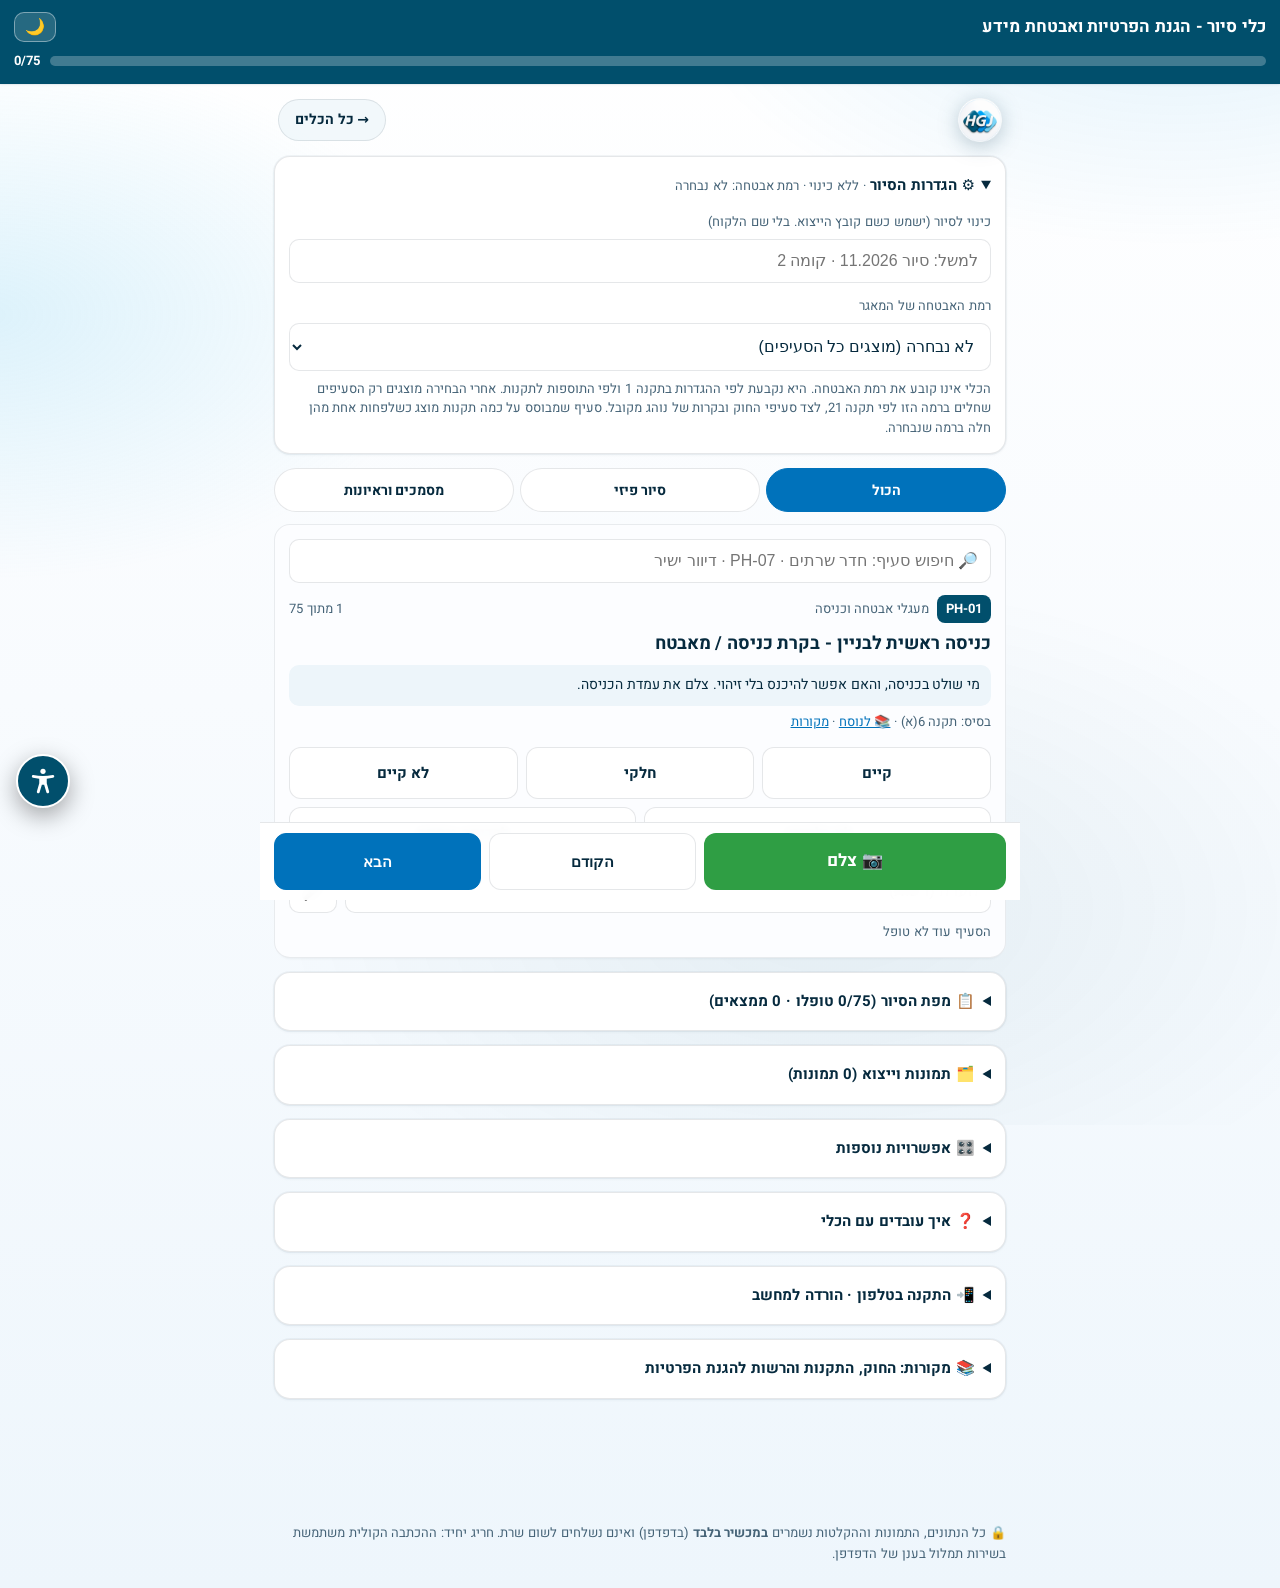
<file: privacy-survey/index.html>
<!doctype html>
<html lang="he" dir="rtl">
<head>
<meta charset="utf-8">
<meta name="viewport" content="width=device-width, initial-scale=1">
<title>כלי סיור - הגנת הפרטיות ואבטחת מידע</title>
<meta name="theme-color" content="#1F4E79">
<link rel="manifest" href="manifest.webmanifest">
<link rel="icon" type="image/png" href="icon-192.png">
<link rel="apple-touch-icon" href="icon-192.png">
<meta name="apple-mobile-web-app-capable" content="yes">
<meta name="apple-mobile-web-app-status-bar-style" content="black-translucent">
<meta name="apple-mobile-web-app-title" content="סיור פרטיות">
<style>
  :root {
    --bg: #F7F8FA; --surface: #FFFFFF; --surface-2: #EEF1F4; --border: #DDE2E8;
    --ink: #1B1F27; --ink-soft: #5A6472; --accent: #2F55D4; --accent-ink: #FFFFFF;
    --warn-bg: #FDF0F0; --warn-border: #E0B4B4; --warn-ink: #7A0000;
    --ok-bg: #EFF8EF; --ok-border: #BEE0BE; --ok-ink: #145214;
    --mark-bg: #FFF6DC; --mark-border: #E4CE8E; --mark-ink: #7A5C00;
    --sel-bg: #E9EFFC;
    --shadow: 0 1px 2px rgba(20,30,50,.06), 0 8px 24px rgba(20,30,50,.07);
    --font-ui: "Segoe UI", "Assistant", "Rubik", system-ui, -apple-system, Arial, sans-serif;
    --radius: 14px;
    --brand: #1F4E79; --ok: #2e7d32;
    --bar-bg: rgba(255,255,255,.97);
  }
  @media (prefers-color-scheme: dark) {
    :root:not([data-theme="light"]) {
      --bg: #14171C; --surface: #1C2027; --surface-2: #232833; --border: #2E353F;
      --ink: #EAEEF3; --ink-soft: #9AA5B1; --accent: #6B85FF; --accent-ink: #0E1116;
      --warn-bg: #2A1A1A; --warn-border: #5A2E2E; --warn-ink: #F0B4B4;
      --ok-bg: #17251A; --ok-border: #2E4A34; --ok-ink: #A6D8AE;
      --mark-bg: #2A2412; --mark-border: #57491D; --mark-ink: #E6C65A;
      --sel-bg: #1B2742;
      --shadow: 0 1px 2px rgba(0,0,0,.3), 0 10px 30px rgba(0,0,0,.35);
      --bar-bg: rgba(20,23,28,.97);
    }
  }
  :root[data-theme="dark"] {
    --bg: #14171C; --surface: #1C2027; --surface-2: #232833; --border: #2E353F;
    --ink: #EAEEF3; --ink-soft: #9AA5B1; --accent: #6B85FF; --accent-ink: #0E1116;
    --warn-bg: #2A1A1A; --warn-border: #5A2E2E; --warn-ink: #F0B4B4;
    --ok-bg: #17251A; --ok-border: #2E4A34; --ok-ink: #A6D8AE;
    --mark-bg: #2A2412; --mark-border: #57491D; --mark-ink: #E6C65A;
    --sel-bg: #1B2742;
    --shadow: 0 1px 2px rgba(0,0,0,.3), 0 10px 30px rgba(0,0,0,.35);
    --bar-bg: rgba(20,23,28,.97);
  }
  *{box-sizing:border-box}
  body{margin:0;font-family:var(--font-ui);background:var(--bg);color:var(--ink);-webkit-text-size-adjust:100%}
  header{background:var(--brand);padding:12px 14px;position:sticky;top:0;z-index:5;box-shadow:var(--shadow)}
  header h1{margin:0;font-size:17px;color:#fff}
  main{padding:14px;max-width:760px;margin:0 auto;padding-bottom:110px}
  .hprog{display:flex;align-items:center;gap:10px;margin-top:8px}
  .hprog .pbar{flex:1;margin-top:0;height:10px;background:rgba(255,255,255,.25);border:none}
  .hprog .pnum{margin-top:0;flex:none;color:#fff}
  .actionbar{position:fixed;bottom:0;inset-inline:0;z-index:6;display:flex;gap:8px;max-width:760px;margin:0 auto;
    padding:10px 14px calc(10px + env(safe-area-inset-bottom));background:var(--bar-bg);border-top:1px solid var(--border);backdrop-filter:blur(6px)}
  .actionbar .shot{margin:0;flex:1.5;padding:14px 6px;font-size:17px;border-radius:12px}
  .actionbar .btn{flex:1;padding:14px 6px;font-size:15px;border-radius:12px;font-weight:bold}
  .logobar{background:#fff;border:1px solid var(--border);border-radius:var(--radius);box-shadow:var(--shadow);padding:12px 16px;margin-bottom:14px;display:flex;align-items:center;justify-content:space-between;gap:12px}
  .logobar img{height:48px;width:auto;display:block}
  .logobar a{color:#2F55D4;text-decoration:none;font-weight:600;font-size:14px;white-space:nowrap}
  .card{background:var(--surface);border:1px solid var(--border);border-radius:var(--radius);box-shadow:var(--shadow);padding:14px;margin-bottom:14px}
  label{display:block;font-size:13px;color:var(--ink-soft);margin:0 0 6px}
  .steplbl{font-size:15px;font-weight:800;color:var(--ink);margin:0 0 10px}
  .steplbl .stepnum{display:inline-flex;align-items:center;justify-content:center;width:22px;height:22px;border-radius:50%;background:var(--accent);color:var(--accent-ink);font-size:13px;margin-inline-end:6px}
  .hrow{display:flex;align-items:center;gap:10px}
  .hrow h1{flex:1}
  .themebtn{flex:none;background:rgba(255,255,255,.15);border:1px solid rgba(255,255,255,.4);color:#fff;border-radius:10px;font-size:16px;line-height:1;padding:6px 10px;cursor:pointer}
  select,input[type=text]{width:100%;font-size:16px;padding:12px;border-radius:10px;border:1px solid var(--border);background:var(--surface);color:var(--ink)}
  select:focus,input[type=text]:focus{outline:2px solid var(--accent);outline-offset:1px}
  select{height:48px}
  .what{margin-top:10px;font-size:15px;line-height:1.5;color:var(--ink);background:var(--surface-2);border-radius:10px;padding:10px;font-weight:bold}
  .basis{margin-top:6px;font-size:12px;color:var(--ink-soft)}
  .basis a{color:var(--accent)}
  .list{margin-top:6px;max-height:300px;overflow-y:auto;border:1px solid var(--border);border-radius:10px;background:var(--surface)}
  .list .it{padding:12px;border-bottom:1px solid var(--border);cursor:pointer;font-size:14px;line-height:1.45}
  .list .it:last-child{border-bottom:none}
  .list .it:active{background:var(--surface-2)}
  .list .it.done{background:var(--ok-bg)}
  .list .it.marked{background:var(--mark-bg)}
  .list .chk{color:var(--ok-ink);font-weight:bold}
  .list .mrk{color:var(--mark-ink);font-weight:bold}
  .list .it b{color:var(--accent)}
  .list .cat{font-size:11px;color:var(--ink-soft);display:block;margin-top:2px}
  .list .none{padding:14px;color:var(--ink-soft);font-size:13px}
  .row{display:flex;gap:10px}
  .row>*{flex:1}
  .shot{display:block;width:100%;text-align:center;background:var(--ok);color:#fff;font-size:19px;font-weight:bold;padding:18px;border-radius:14px;border:none;margin-top:4px;cursor:pointer}
  .shot input{display:none}
  .btn{font-size:15px;padding:12px;border-radius:10px;border:1px solid var(--border);background:var(--surface);color:var(--ink);cursor:pointer}
  .btn:active{background:var(--surface-2)}
  .btn.primary{background:var(--accent);border-color:var(--accent);color:var(--accent-ink)}
  .btn.warn{background:var(--warn-bg);border-color:var(--warn-border);color:var(--warn-ink)}
  .btn.mark{background:var(--mark-bg);border-color:var(--mark-border);color:var(--mark-ink);font-weight:bold}
  .btn.mark.on{outline:2px solid var(--mark-border)}
  .hint{font-size:12px;color:var(--ink-soft);margin-top:8px;line-height:1.5}
  #preview img,.gal img{width:100%;border-radius:10px;display:block}
  .gitem{border:1px solid var(--border);border-radius:10px;padding:8px;margin-bottom:10px;background:var(--surface-2)}
  .gitem .fn{font-size:12px;color:var(--ink-soft);word-break:break-all;margin:6px 0}
  .count{font-size:13px;color:var(--ink-soft);margin-top:8px}
  .tag{display:inline-block;background:var(--brand);color:#fff;border-radius:6px;padding:2px 8px;font-size:12px;font-weight:bold}
  h2{font-size:15px;margin:0 0 10px;color:var(--ink)}
  .pbar{height:12px;background:var(--surface-2);border:1px solid var(--border);border-radius:8px;overflow:hidden;margin-top:12px}
  .pbar>i{display:block;height:100%;background:#8FD99A;width:0;transition:width .25s}
  .pnum{font-size:13px;color:var(--accent);font-weight:bold;margin-top:6px}
  details{background:var(--surface);border:1px solid var(--border);border-radius:var(--radius);box-shadow:var(--shadow);padding:4px 14px;margin-bottom:14px}
  summary{font-size:15px;font-weight:bold;color:var(--ink);padding:12px 0;cursor:pointer}
  .subopts{background:var(--surface-2);border:1px solid var(--border);border-radius:10px;padding:2px 12px;margin:10px 0 0;box-shadow:none}
  .subopts summary{font-size:13px;padding:9px 0}
  .mcat{font-size:12px;color:var(--ink-soft);margin:12px 0 4px;font-weight:bold;border-bottom:1px solid var(--border);padding-bottom:3px}
  .mrow{display:flex;align-items:center;gap:9px;padding:11px 6px;border-radius:8px;cursor:pointer;font-size:14px;border-bottom:1px solid var(--border)}
  .mrow:active{background:var(--surface-2)}
  .mrow.mdone{background:var(--ok-bg)}
  .mrow.mmarked{background:var(--mark-bg)}
  .mrow.msel{background:var(--sel-bg);outline:1px solid var(--accent)}
  .mmark{font-weight:bold;width:18px;text-align:center;font-size:16px;color:var(--ink-soft)}
  .mrow.mdone .mmark{color:var(--ok-ink)}
  .mrow.mmarked .mmark{color:var(--mark-ink)}
  .mid{font-weight:bold;color:var(--accent);min-width:54px}
  .mtxt{flex:1;line-height:1.3}
  .mn{background:var(--ok);color:#fff;border-radius:10px;padding:1px 8px;font-size:11px}
  .steps{border-radius:10px;padding:10px 12px;font-size:12.5px;line-height:1.6;color:var(--ink)}
  .maplegend{font-size:11.5px;color:var(--ink-soft);margin:4px 0 8px}
  .maplegend .lg{font-weight:bold}
  .lg-ok{color:var(--ok-ink)}
  .lg-mark{color:var(--mark-ink)}
  .src{font-size:13px;line-height:1.7;color:var(--ink);padding-bottom:12px}
  .src a{color:var(--accent);text-decoration:none;font-weight:bold}
  .src a:active{text-decoration:underline}
  .src .srcnote{font-size:11.5px;color:var(--ink-soft)}
  footer{max-width:760px;margin:0 auto;padding:0 14px 24px;font-size:11.5px;color:var(--ink-soft);line-height:1.6}

  /* ---------- v3.0: ממשק טלפון ---------- */
  .tabs{display:flex;gap:6px;margin-bottom:12px}
  .tabs button{flex:1;min-height:44px;padding:8px 4px;border-radius:999px;border:1px solid var(--border);background:var(--surface);color:var(--ink);font-size:14px;font-weight:700;font-family:inherit;cursor:pointer}
  .tabs button[aria-pressed="true"]{background:var(--accent);border-color:var(--accent);color:var(--accent-ink)}
  .ihead{display:flex;align-items:center;gap:8px;margin:12px 0 8px}
  .iid{background:var(--brand);color:#fff;border-radius:8px;padding:3px 9px;font-size:13px;font-weight:700;flex:none}
  .icat{font-size:13px;color:var(--ink-soft);flex:1}
  .ipos{font-size:13px;color:var(--ink-soft);flex:none}
  .what{font-size:18px;background:none;padding:0;margin-top:0;line-height:1.45}
  .hintline{margin-top:8px;font-size:14px;line-height:1.6;color:var(--ink);background:var(--surface-2);border-radius:10px;padding:9px 11px}
  .basis{font-size:13px;line-height:1.6}
  .chips{display:grid;grid-template-columns:repeat(6,1fr);gap:8px;margin:14px 0 10px}
  .chips button{grid-column:span 2;min-height:52px;border-radius:12px;border:1.5px solid var(--border);background:var(--surface);color:var(--ink);font-size:15px;font-weight:700;font-family:inherit;cursor:pointer;padding:6px 4px}
  .chips button.c-na,.chips button.c-chk{grid-column:span 3}
  .chips button.c-ok[aria-pressed="true"]{background:var(--ok-bg);border-color:var(--ok);color:var(--ok-ink)}
  .chips button.c-part[aria-pressed="true"]{background:var(--mark-bg);border-color:var(--mark-ink);color:var(--mark-ink)}
  .chips button.c-no[aria-pressed="true"]{background:var(--warn-bg);border-color:var(--warn-ink);color:var(--warn-ink)}
  .chips button.c-na[aria-pressed="true"]{background:var(--surface-2);border-color:var(--ink-soft);color:var(--ink)}
  .chips button.c-chk[aria-pressed="true"]{background:var(--sel-bg);border-color:var(--accent);color:var(--ink)}
  .noterow{display:flex;gap:8px}
  .noterow input{flex:1;min-width:0}
  .noterow .btn{flex:none;min-width:48px;padding:10px 12px;font-size:18px}
  .list .it{display:block;width:100%;background:none;border:0;border-bottom:1px solid var(--border);color:inherit;font-family:inherit;text-align:start}
  .mrow{width:100%;background:none;border:0;border-bottom:1px solid var(--border);color:inherit;font-family:inherit;text-align:start;min-height:48px}
  .mrow.mfind{background:var(--warn-bg)}
  .mrow.mfind .mmark{color:var(--warn-ink)}
  .mst{font-size:12.5px;border-radius:999px;padding:2px 8px;background:var(--surface-2);color:var(--ink-soft);flex:none}
  .mnone{padding:14px 4px;color:var(--ink-soft);font-size:14px}
  .hidnote{font-size:13px;color:var(--ink-soft);margin:8px 0;line-height:1.6}
  .linkbtn{background:none;border:0;padding:0;color:var(--accent);font:inherit;font-weight:700;cursor:pointer;text-decoration:underline}
  .setupsum{font-weight:400;color:var(--ink-soft);font-size:13px}
  .list .cat{font-size:12.5px}
  .hint,.src .srcnote,.maplegend,footer,.gitem .fn,.mcat{font-size:13px}
  .mn{font-size:12px}
  html #hgj-a11y-btn{bottom:92px}
</style>
<script src="../theme-init.js"></script>
<link rel="stylesheet" href="../theme.css">
<script src="../a11y.js" defer></script>
<script src="../tool-page.js" defer></script>
</head>
<body>
<header>
  <div class="hrow">
    <h1>כלי סיור - הגנת הפרטיות ואבטחת מידע</h1>
    <button class="themebtn" id="themebtn" type="button" title="מעבר בין תצוגה בהירה לכהה" aria-label="מעבר בין תצוגה בהירה לכהה">🌙</button>
  </div>
  <div class="hprog"><div class="pbar"><i id="bar"></i></div><span class="pnum" id="pnum">0/72</span></div>
</header>
<main>
  <div class="logobar">
    <img src="../logo-mark.png" alt="הוגן, גינזבורג, יודלביץ ושות' - רואי חשבון" onerror="this.closest('.logobar').style.display='none'">
    <a href="../">← כל הכלים</a>
  </div>

  <details id="setupWrap">
    <summary>⚙️ הגדרות הסיור <span class="setupsum" id="setupsum"></span></summary>
    <div class="src">
      <label for="tourname">כינוי לסיור (ישמש כשם קובץ הייצוא. בלי שם הלקוח)</label>
      <input type="text" id="tourname" placeholder="למשל: סיור 11.2026 · קומה 2" autocomplete="off">
      <label for="level" style="margin-top:12px">רמת האבטחה של המאגר</label>
      <select id="level">
        <option value="">לא נבחרה (מוצגים כל הסעיפים)</option>
        <option value="I">מאגר המנוהל בידי יחיד</option>
        <option value="B">בסיסית</option>
        <option value="M">בינונית</option>
        <option value="H">גבוהה</option>
      </select>
      <div class="hint">הכלי אינו קובע את רמת האבטחה. היא נקבעת לפי ההגדרות בתקנה 1 ולפי התוספות לתקנות. אחרי הבחירה מוצגים רק הסעיפים שחלים ברמה הזו לפי תקנה 21, לצד סעיפי החוק ובקרות של נוהג מקובל. סעיף שמבוסס על כמה תקנות מוצג כשלפחות אחת מהן חלה ברמה שנבחרה.</div>
    </div>
  </details>

  <div class="tabs" role="group" aria-label="מסלול הסיור">
    <button type="button" data-t="all">הכול</button>
    <button type="button" data-t="PH">סיור פיזי</button>
    <button type="button" data-t="DC">מסמכים וראיונות</button>
  </div>

  <div class="card">
    <input type="text" id="search" placeholder="🔎 חיפוש סעיף: חדר שרתים · PH-07 · דיוור ישיר" autocomplete="off" aria-label="חיפוש סעיף">
    <div id="list" class="list" style="display:none"></div>
    <div class="ihead"><span class="iid" id="iid"></span><span class="icat" id="icat"></span><span class="ipos" id="ipos"></span></div>
    <div class="what" id="what">-</div>
    <div class="hintline" id="hintline"></div>
    <div class="basis" id="basis"></div>
    <div class="chips" id="chips" role="group" aria-label="סטטוס הסעיף">
      <button type="button" class="c-ok" data-s="קיים">קיים</button>
      <button type="button" class="c-part" data-s="חלקי">חלקי</button>
      <button type="button" class="c-no" data-s="לא קיים">לא קיים</button>
      <button type="button" class="c-na" data-s="לא רלוונטי">לא רלוונטי</button>
      <button type="button" class="c-chk" data-s="לבדיקה נוספת">לבדיקה נוספת</button>
    </div>
    <input type="hidden" id="status" value="">
    <div class="noterow">
      <input type="text" id="note" placeholder="הערה (רשות)" aria-label="הערה לסעיף">
      <button class="btn" id="dictate" type="button" aria-label="הכתבה קולית של ההערה" title="הכתבה קולית">🎤</button>
    </div>
    <span id="dictstat" class="hint" style="display:block;margin-top:4px"></span>
    <div class="count" id="count"></div>
  </div>

  <div class="card" id="preview" style="display:none">
    <h2>התמונה האחרונה <span class="tag" id="pvtag"></span></h2>
    <img id="pvimg" alt="">
    <div class="row" style="margin-top:10px">
      <button class="btn" id="save">💾 שמור בודדת</button>
      <button class="btn primary" id="again">📷 עוד זווית</button>
    </div>
    <div class="row" style="margin-top:8px">
      <button class="btn" id="memo" type="button">🎙️ הקלט הערה קולית</button>
      <button class="btn" id="memosave" type="button" style="display:none">💾 שמור הקלטה</button>
    </div>
    <audio id="memoaudio" controls style="width:100%;margin-top:8px;display:none"></audio>
  </div>

  <details id="mapWrap">
    <summary>📋 מפת הסיור (<span id="mapcount">0</span>)</summary>
    <div class="tabs" id="mfilt" role="group" aria-label="סינון המפה" style="margin:4px 0 8px">
      <button type="button" data-f="all">הכול</button>
      <button type="button" data-f="open">פתוחים</button>
      <button type="button" data-f="find">ממצאים</button>
    </div>
    <div class="maplegend"><span class="lg lg-ok">✓</span> טופל · <span class="lg" style="color:var(--warn-ink)">!</span> ממצא (חלקי, לא קיים, לבדיקה נוספת) · <span class="lg">○</span> פתוח</div>
    <div class="hidnote" id="hidnote"></div>
    <div id="map"></div>
  </details>

  <details>
    <summary>🗂️ תמונות וייצוא (<span id="galn">0</span> תמונות)</summary>
    <input type="text" id="zipname" placeholder="שם לקובץ ה-ZIP (ברירת מחדל: כינוי הסיור)" autocomplete="off" style="margin:6px 0 10px" aria-label="שם קובץ הייצוא">
    <div class="row">
      <button class="btn primary" id="zip">📦 הורד הכל (ZIP)</button>
      <button class="btn" id="saveall">💾 שתף תמונות</button>
      <button class="btn" id="csv">⬇️ CSV</button>
    </div>
    <div class="hint">ה-ZIP וה-CSV כוללים גם סעיפים שקיבלו סטטוס או הערה בלי תמונה. שמור לענן המשרדי דרך חלון השיתוף, או תן לענן לסנכרן את תיקיית ההורדות.</div>
    <div class="gal" id="gal" style="margin-top:12px"></div>
    <button class="btn warn" id="reset" type="button" style="width:100%;margin-top:12px">🗑️ התחל סיור חדש (מוחק הכל)</button>
  </details>

  <details>
    <summary>🎛️ אפשרויות נוספות</summary>
    <div class="src">
      <button class="btn" id="clearnote" type="button">🧹 נקה את ההערה של הסעיף הנוכחי</button>
      <div class="hint">הכתבה קולית (🎤) דורשת אינטרנט ומשתמשת בשירות תמלול בענן. לתוכן רגיש עדיף להקליד, או להקליט הערה קולית אחרי צילום (נשמרת במכשיר).</div>
      <div style="margin:12px 0 4px">
        <label for="autolet">כמה תמונות לאותו סעיף?</label>
        <select id="autolet">
          <option value="1">הוסף אות · a·b·c</option>
          <option value="0">בלי אות</option>
        </select>
      </div>
      <label style="display:flex;align-items:center;gap:8px;margin:12px 0;color:var(--ink);font-size:14px">
        <input type="checkbox" id="autosave" style="width:20px;height:20px;flex:none">
        שמור / שתף מיד אחרי כל צילום (איטי - לרוב לא צריך)
      </label>
    </div>
  </details>

  <details>
    <summary>❓ איך עובדים עם הכלי</summary>
    <div class="steps" style="background:transparent;border:none;margin:0;padding:2px 0 12px">
      1) בוחרים מסלול: <b>סיור פיזי</b> (מצלמים) או <b>מסמכים וראיונות</b>. 2) לכל סעיף לוחצים על סטטוס, ואם צריך <b>«📷 צלם»</b> ומוסיפים הערה. 3) <b>«הבא»</b> מעביר לסעיף הבא שעוד לא טופל.
      <br>לחיצה נוספת על אותו סטטוס מבטלת אותו. <b>הכול נשמר מיד במכשיר</b>, גם אם הדפדפן נסגר. בסוף: <b>«📦 הורד הכל (ZIP)»</b> תחת «תמונות וייצוא».
      <br>כדאי לצלם בלי פנים של אנשים ובלי מסכים או מסמכים שהתוכן שלהם קריא.
    </div>
  </details>

  <details id="installWrap">
    <summary>📲 התקנה בטלפון · הורדה למחשב</summary>
    <div class="src">
      <button class="btn primary" id="installbtn" type="button" style="display:none;width:100%;font-size:16px;font-weight:bold;margin-bottom:12px">📲 התקן כאפליקציה במכשיר זה</button>
      <b>בטלפון (מומלץ לביקורת בשטח):</b> פותחים את הכלי פעם אחת עם אינטרנט ומוסיפים למסך הבית:
      <ul style="margin:6px 0 10px;padding-inline-start:18px;line-height:1.7">
        <li><b>אנדרואיד (Chrome):</b> תפריט ⋮ למעלה ← «הוספה למסך הבית» / «התקנת אפליקציה»</li>
        <li><b>אייפון (Safari):</b> כפתור השיתוף (ריבוע עם חץ למעלה) ← «הוסף למסך הבית»</li>
      </ul>
      מרגע ההתקנה הכלי נפתח מאייקון במסך הבית כמו אפליקציה ועובד <b>גם ללא אינטרנט</b> אצל הלקוח (למעט הכתבה קולית). כל התמונות והנתונים נשמרים במכשיר בלבד.
      <a class="btn" id="dlbtn" href="index.html" download="כלי_סיור_הגנת_הפרטיות.html" style="display:block;text-align:center;margin-top:12px;text-decoration:none;font-weight:bold">💻 הורדת הכלי למחשב (קובץ HTML)</a>
      <div class="hint">ההורדה מיועדת לשימוש במחשב. בטלפון עדיף «הוסף למסך הבית» - כך גם מקבלים עדכונים אוטומטית.</div>
    </div>
  </details>

  <details id="sources">
    <summary>📚 מקורות: החוק, התקנות והרשות להגנת הפרטיות</summary>
    <div class="src">
      <div>📖 <a href="https://he.wikisource.org/wiki/%D7%97%D7%95%D7%A7_%D7%94%D7%92%D7%A0%D7%AA_%D7%94%D7%A4%D7%A8%D7%98%D7%99%D7%95%D7%AA" target="_blank" rel="noopener">חוק הגנת הפרטיות, התשמ"א-1981</a> - נוסח מלא ומעודכן (ויקיטקסט)<br>
      <span class="srcnote">רלוונטי במיוחד: ס' 8א (חובת רישום או הודעה) · ס' 11 (חובת יידוע) · ס' 13-14 (עיון, תיקון ומחיקה) · ס' 17-17ב1 (אבטחת מידע, ממונה אבטחה, ממונה הגנת הפרטיות לפי תיקון 13) · ס' 17ד-17ו (דיוור ישיר)</span></div>
      <div style="margin-top:10px">📖 <a href="https://he.wikisource.org/wiki/%D7%AA%D7%A7%D7%A0%D7%95%D7%AA_%D7%94%D7%92%D7%A0%D7%AA_%D7%94%D7%A4%D7%A8%D7%98%D7%99%D7%95%D7%AA_(%D7%90%D7%91%D7%98%D7%97%D7%AA_%D7%9E%D7%99%D7%93%D7%A2)" target="_blank" rel="noopener">תקנות הגנת הפרטיות (אבטחת מידע), התשע"ז-2017</a> - נוסח מלא (ויקיטקסט)<br>
      <span class="srcnote">תקנה 2 (מסמך הגדרות המאגר) · 3 (ממונה אבטחה) · 4 (נוהל אבטחה) · 5 (מיפוי וסקר סיכונים) · 6 (אבטחה פיזית) · 7 (כוח אדם) · 8 (הרשאות) · 9 (זיהוי ואימות) · 10 (בקרה ותיעוד) · 11 (אירועי אבטחה) · 12 (התקנים ניידים) · 13 (ניהול מאובטח ומעודכן) · 14 (תקשורת וגישה מרחוק) · 15 (מיקור חוץ) · 16 (ביקורת תקופתית) · 17 (שמירת נתוני אבטחה) · 18 (גיבוי ושחזור של נתוני אבטחה) · 19 (תיעוד ביצוע פעולות) · 21 (תחולה לפי רמת אבטחה)</span></div>
      <div style="margin-top:10px">🏛️ <a href="https://www.gov.il/he/pages/data_security_regulation" target="_blank" rel="noopener">תקנות אבטחת מידע - עמוד הרשות להגנת הפרטיות (gov.il)</a></div>
      <div style="margin-top:6px">🏛️ <a href="https://www.gov.il/he/departments/the_privacy_protection_authority/govil-landing-page" target="_blank" rel="noopener">הרשות להגנת הפרטיות - הנחיות, מדריכים ותיקון 13 (gov.il)</a></div>
      <div style="margin-top:6px">📖 <a href="https://www.nevo.co.il/law_html/law00/71631.htm" target="_blank" rel="noopener">חוק הגנת הפרטיות בנבו</a> · <a href="https://www.nevo.co.il/law_html/law00/144811.htm" target="_blank" rel="noopener">התקנות בנבו</a></div>
      <div class="srcnote" style="margin-top:10px">הסימוכין בכל סעיף בכלי ("בסיס") מפנים לתקנה או לסעיף החוק הרלוונטי. "נוהג מקובל" = בקרה מקובלת שאינה דרישה מפורשת בתקנות. "(בינונית/גבוהה)" או "(רמה גבוהה)" = הדרישה חלה רק על מאגר ברמת אבטחה זו; רמת האבטחה נקבעת לפי תקנה 1 והתוספות לתקנות. הסימוכין לתקנות ולסעיפי החוק נבדקו מול הנוסח בוויקיטקסט ויש לאמת מול הנוסח הרשמי; הנחיות הרשות בנושא מצלמות מצוינות באופן כללי ולא נבדקו. הכלי הוא עזר עבודה פנימי ואינו מחליף בדיקה משפטית או חוות דעת פורמלית.</div>
    </div>
  </details>
</main>

<div class="actionbar">
  <label class="shot">📷 צלם
    <input type="file" id="cam" accept="image/*" capture="environment">
  </label>
  <button class="btn" id="prev" type="button" title="הסעיף הקודם במסלול">הקודם</button>
  <button class="btn primary" id="next" type="button" title="הסעיף הבא שעוד לא טופל">הבא</button>
</div>

<footer>
  🔒 כל הנתונים, התמונות וההקלטות נשמרים <b>במכשיר בלבד</b> (בדפדפן) ואינם נשלחים לשום שרת. חריג יחיד: ההכתבה הקולית משתמשת בשירות תמלול בענן של הדפדפן.
</footer>

<canvas id="cv" style="display:none"></canvas>
<script>
const ITEMS = [
 ["PH-01","מעגלי אבטחה וכניסה","כניסה ראשית לבניין - בקרת כניסה / מאבטח","תקנה 6(א)","IBMH","מי שולט בכניסה, והאם אפשר להיכנס בלי זיהוי. צלם את עמדת הכניסה."],
 ["PH-02","מעגלי אבטחה וכניסה","דלת כניסה למשרדים - נעולה, פתיחה בקודן","תקנה 6(א)","IBMH","האם הדלת נעולה בפועל. צלם את הקודן או את קורא הכרטיסים."],
 ["PH-03","מעגלי אבטחה וכניסה","עמדת קבלה / פקידת קבלה בכניסה","תקנה 6(א); נוהג מקובל","IBMH","האם יש מי שמקבל מבקרים ורואה את הכניסה. צלם את העמדה."],
 ["PH-04","מעגלי אבטחה וכניסה","שילוט המזהה אזורים מוגבלים","נוהג מקובל","IBMH","שילוט על דלתות חדר השרתים, הארכיון ואזורים מוגבלים אחרים."],
 ["PH-05","מעגלי אבטחה וכניסה","הפרדה פיזית בין אזור ציבורי לאזור מאובטח","תקנה 6(א)","IBMH","האם מבקר יכול להגיע לאזור העבודה בלי לעבור דלת נעולה."],
 ["PH-06","מעגלי אבטחה וכניסה","כספות / משרדי הנהלה כאזור מאובטח","תקנה 6(א); נוהג מקובל","IBMH","איפה נשמר חומר רגיש של ההנהלה, והאם המקום ננעל."],
 ["PH-07","חדר שרתים ותקשורת","חדר שרתים - נעול, בקרת כניסה בקודן","תקנה 6(א)","IBMH","האם הדלת נעולה כשאין איש בחדר. צלם את הדלת ואת אמצעי הנעילה."],
 ["PH-08","חדר שרתים ותקשורת","גישה לחדר שרתים למורשים בלבד + רשימה","תקנה 6(א); תקנה 8(ב)","IBMH","בקש את רשימת המורשים לחדר ובדוק שהיא מעודכנת."],
 ["PH-09","חדר שרתים ותקשורת","מצלמה בתוך חדר השרתים","נוהג מקובל","IBMH","האם יש מצלמה שמכסה את הכניסה לחדר ואת הארונות."],
 ["PH-10","חדר שרתים ותקשורת","מיזוג אוויר / בקרת טמפרטורה בחדר","תקנה 13(א); נוהג מקובל","IBMH","מזגן פועל ומד טמפרטורה. שאל מי מקבל התראה על תקלה."],
 ["PH-11","חדר שרתים ותקשורת","ארון תקשורת - נעול ומאובטח","תקנה 6(א)","IBMH","הארון נעול והמפתח אצל מורשה. צלם את הארון."],
 ["PH-12","חדר שרתים ותקשורת","סדר וניהול כבילה","תקנה 13(א); נוהג מקובל","IBMH","כבלים מסומנים ומסודרים, בלי חיבורים לא מזוהים."],
 ["PH-13","חדר שרתים ותקשורת","הגנה מפני הצפה/רטיבות","תקנה 6; נוהג מקובל","IBMH","צנרת מים מעל הציוד, ציוד מוגבה מהרצפה, גלאי הצפה."],
 ["PH-14","הגנה סביבתית","מערכת גילוי אש/עשן","תקנה 6; נוהג מקובל","IBMH","גלאים בחדר השרתים ובמשרדים, ומועד הבדיקה האחרונה שלהם."],
 ["PH-15","הגנה סביבתית","אמצעי כיבוי אש (מטפים/מערכת)","תקנה 6; נוהג מקובל","IBMH","מטף שמתאים לציוד חשמלי, ותווית בדיקה בתוקף."],
 ["PH-16","הגנה סביבתית","אזעקת אבטחה - פעילה","תקנה 6(א); נוהג מקובל","IBMH","מי מקבל את הקריאה, ומתי נבדקה האזעקה לאחרונה."],
 ["PH-17","הגנה סביבתית","אל-פסק (UPS) לשרתים / ציוד קריטי","תקנה 13(א); נוהג מקובל","IBMH","האל-פסק מחובר לשרתים, ומצב הסוללות על הצג."],
 ["PH-18","הגנה סביבתית","הגנת חשמל / גנרטור","תקנה 13(א); נוהג מקובל","IBMH","הגנה מפני נחשולי מתח, וגנרטור אם קיים."],
 ["PH-19","הגנה סביבתית","ניקיון/סדר - אין חומרים דליקים בחדר שרתים","נוהג מקובל","IBMH","קרטונים, נייר וחומרי ניקוי בתוך חדר השרתים."],
 ["PH-20","בקרה ותיעוד כניסה","תיעוד כניסה/יציאה מאתרי המערכות","תקנה 6(ב) (בינונית/גבוהה)","MH","בקש יומן כניסות או דוח ממערכת בקרת הכניסה לתקופה האחרונה."],
 ["PH-21","בקרה ותיעוד כניסה","יומן/רישום מבקרים","תקנה 6(ב) (בינונית/גבוהה)","MH","צלם עמוד מיומן המבקרים בלי שפרטי המבקרים קריאים."],
 ["PH-22","בקרה ותיעוד כניסה","ליווי מבקרים בפועל","תקנה 6(א); נוהג מקובל","IBMH","שאל איך מלווים טכנאים ומבקרים באזורים רגישים."],
 ["PH-23","בקרה ותיעוד כניסה","תיעוד הכנסה/הוצאת ציוד","תקנה 6(ב) (בינונית/גבוהה)","MH","טופס או רישום של הוצאת מחשבים, דיסקים וציוד לתיקון."],
 ["PH-24","מצלמות CCTV","פריסת מצלמות - כיסוי אזורים רגישים","תקנה 6(א); נוהג מקובל","IBMH","אילו אזורים מכוסים, והאם יש אזור רגיש בלי כיסוי."],
 ["PH-25","מצלמות CCTV","הגבלת גישה לצפייה/הקלטות","תקנה 8(א)","BMH","מי רשאי לצפות בהקלטות, ואיך מוגנת הגישה למערכת."],
 ["PH-26","מצלמות CCTV","משך שמירת הקלטות מוגדר","הנחיות הרשות בנושא מצלמות; תקנה 2(ג) (פרשנות)","IBMH","כמה זמן נשמרות ההקלטות, והאם זה כתוב בנוהל."],
 ["PH-27","מצלמות CCTV","שילוט המודיע על קיום מצלמות","ס' 11 לחוק; הנחיות הרשות בנושא מצלמות","IBMH","שלט בכניסה לאזור המצולם. צלם את השלט."],
 ["PH-28","מצלמות CCTV","מצלמות לא מכוונות לאזורים פרטיים","הנחיות הרשות בנושא מצלמות","IBMH","מצלמות שמכוונות לשירותים, לחדרי הלבשה או למסכי עובדים."],
 ["PH-29","אבטחת עמדות קצה","נעילת מסך אוטומטית לאחר אי-פעילות","תקנה 9(ב)(2)(ב) (בינונית/גבוהה)","MH","בדוק בעמדה אחת אחרי כמה זמן המסך ננעל, ומה כתוב בנוהל."],
 ["PH-30","אבטחת עמדות קצה","זיהוי ואימות: גישה למורשים בלבד, ומדיניות סיסמאות (חוזק, ניסיונות שגויים, החלפה עד 6 חודשים)","תקנה 9(א); תקנה 9(ב)(2)(א) (בינונית/גבוהה)","IBMH","איך מזדהים למערכות המאגר. ברמה בינונית וגבוהה: צלם את הגדרות מדיניות הסיסמאות, בלי סיסמאות."],
 ["PH-31","אבטחת עמדות קצה","אימות דו-שלבי / אמצעי פיזי לגישה מרחוק","תקנה 14(ג); תקנה 9(ב)(1) (בינונית/גבוהה)","IBMH","איך מתחברים מרחוק, ומהו אמצעי הזיהוי הנוסף."],
 ["PH-32","אבטחת עמדות קצה","אנטי-וירוס/הגנת קצה מעודכנת","תקנה 14(א)","IBMH","גרסה ותאריך עדכון אחרון של ההגנה, בעמדה אחת לפחות."],
 ["PH-33","אבטחת עמדות קצה","חסימת התקנים ניידים / USB","תקנה 12","IBMH","בקש לראות את הגדרת החסימה, או בדוק בעמדה אחת."],
 ["PH-34","אבטחת עמדות קצה","הצפנת דיסק (BitLocker) בניידים","תקנה 12","IBMH","סטטוס ההצפנה במחשב נייד אחד לפחות."],
 ["PH-35","אבטחת עמדות קצה","עדכוני מערכת/טלאים, אין מערכות ללא תמיכת יצרן","תקנה 13(ג)","IBMH","תאריך העדכון האחרון, ומערכות שהיצרן כבר לא תומך בהן."],
 ["PH-36","אבטחת עמדות קצה","הרשאות מנהל (Admin) מוגבלות","תקנה 8(א)","BMH","מי מוגדר מנהל מקומי בעמדה, ורשימת בעלי הרשאות הניהול."],
 ["PH-37","שולחן נקי ומסך נקי","מסמכים רגישים לא חשופים","תקנה 4(ג)(4); נוהג מקובל","IBMH","שולחנות ועמדות לא מאוישות. צלם כך שהתוכן לא יהיה קריא."],
 ["PH-38","שולחן נקי ומסך נקי","מסכים ננעלים בעזיבה","תקנה 4(ג)(4); נוהג מקובל","IBMH","עמדות שהעובד עזב בזמן הסיור."],
 ["PH-39","שולחן נקי ומסך נקי","פלט רגיש לא נותר במדפסות","תקנה 4(ג)(4); נוהג מקובל","IBMH","מגש המדפסת והפקס, ופח הנייר שלידם."],
 ["PH-40","שולחן נקי ומסך נקי","חומר רגיש נעול בכספת/ארון","תקנה 4(ג)(4); נוהג מקובל","IBMH","ארונות וכספות נעולים, ומי מחזיק במפתח."],
 ["PH-41","מדיה ציוד וסילוק","נוהל סילוק/השמדת מדיה + תיעוד","נוהג מקובל","IBMH","איך מושמדים דיסקים ונייר, ותעודות השמדה אם יש."],
 ["PH-42","מדיה ציוד וסילוק","ציוד נייד מחוץ לשטח - הגנה","תקנה 12","IBMH","הנחיות לעובדים שיוצאים עם מחשב נייד, והצפנה."],
 ["PH-43","מדיה ציוד וסילוק","רשימת מצאי מעודכנת של מערכות המאגר","תקנה 5(א)","BMH","בקש את רשימת המצאי ובדוק את תאריך העדכון האחרון."],
 ["DC-01","מסמכים ונהלים","מסמך הגדרות המאגר - קיים ומעודכן (מטרות, סוגי מידע, סיכונים, העברות)","תקנה 2(א)-(ב)","IBMH","בקש את המסמך. בדוק תאריך עדכון, ושכל הנושאים שבתקנה מופיעים בו."],
 ["DC-02","מסמכים ונהלים","בחינה שנתית שהמידע במאגר אינו רב מן הנדרש (צמצום מידע)","תקנה 2(ג)","IBMH","תיעוד של הבחינה השנתית האחרונה, ומה הוחלט בה."],
 ["DC-03","מסמכים ונהלים","נוהל אבטחת מידע - כתוב, מאושר ונבחן אחת לשנה","תקנה 4","BMH","הנוהל עצמו, אישור בעל המאגר, ותיעוד הבחינה השנתית."],
 ["DC-04","מסמכים ונהלים","מסמך מבנה המאגר ורשימת מצאי של המערכות, כולל תרשים רשת","תקנה 5(א)","BMH","מסמך מבנה המאגר, רשימת מצאי ותרשים רשת, עם תאריך עדכון."],
 ["DC-05","מסמכים ונהלים","סקר סיכונים ומבדקי חדירות אחת ל-18 חודשים","תקנה 5(ג)-(ד) (רמה גבוהה)","H","דוח הסקר ודוח המבדק האחרונים, ומעקב אחר תיקון הליקויים."],
 ["DC-31","מסמכים ונהלים","ממונה אבטחה: כפיפות ישירה, תוכנית בקרה שוטפת, היעדר ניגוד עניינים","תקנה 3","BMH","כתב מינוי, למי הממונה כפוף, ותוכנית הבקרה השוטפת שלו."],
 ["DC-32","מסמכים ונהלים","תיעוד סביר של ביצוע פעולות שהתקנות מחייבות","תקנה 19(ב)","BMH","דוגמאות לתיעוד: סקירת הרשאות, בדיקת יומנים, הדרכה."],
 ["DC-06","כוח אדם והדרכה","מיון ובדיקת התאמה לפני מתן גישה למידע","תקנה 7(א)","BMH","איך נבדקת התאמת עובד לפני מתן גישה. בלי לצלם מסמכי עובדים."],
 ["DC-07","כוח אדם והדרכה","הדרכה לפני מתן גישה, והדרכה תקופתית אחת לשנתיים + תיעוד","תקנה 7(ב); תקנה 7(ג) (בינונית/גבוהה)","BMH","רשימות נוכחות, חומרי ההדרכה ותאריך ההדרכה האחרונה."],
 ["DC-08","כוח אדם והדרכה","התחייבות לסודיות - עובדים וגורמי חוץ","תקנה 15(א)(2)(ו) (גורמי חוץ); נוהג מקובל (עובדים); ס' 16 לחוק (חובת סודיות)","IBMH","נוסח ההתחייבות, ודוגמה חתומה אחת בלי פרטים מזהים."],
 ["DC-09","הרשאות בקרה ואירועים","רשימת הרשאות תקפות, מעודכנת לפי תפקיד","תקנה 8","BMH","רשימת ההרשאות התקפות, ודגימה של עובד אחד מול תפקידו."],
 ["DC-10","הרשאות בקרה ואירועים","ביטול הרשאות מיד עם סיום תפקיד","תקנה 9(ג)","BMH","דגום עובד שעזב לאחרונה ובדוק מתי בוטלה הגישה שלו."],
 ["DC-11","הרשאות בקרה ואירועים","שמירת נתוני תיעוד הגישה ונתוני האבטחה 24 חודשים","תקנה 10(ד) (בינונית/גבוהה); תקנה 17(א)","BMH","מהו התאריך של הרשומה הישנה ביותר ביומני הגישה."],
 ["DC-12","הרשאות בקרה ואירועים","תיעוד אירועי אבטחה והוראות טיפול באירועים בנוהל","תקנה 11(א)-(ב)","IBMH","רישום אירועי האבטחה, ופרק האירועים בנוהל."],
 ["DC-13","הרשאות בקרה ואירועים","הודעה מיידית לרשם על אירוע אבטחה חמור","תקנה 11(ד)(1) (בינונית/גבוהה)","MH","האם היה אירוע חמור, ואם כן העתק ההודעה לרשם."],
 ["DC-30","הרשאות בקרה ואירועים","מנגנון תיעוד גישה אוטומטי ובדיקה שגרתית של נתוניו","תקנה 10(א)-(ג) (בינונית/גבוהה)","MH","אילו נתונים נרשמים ביומן, ודוח הבדיקה השגרתית האחרון."],
 ["DC-14","מיקור חוץ","רשימת גורמים חיצוניים בעלי גישה למאגר","תקנה 15(א); תקנה 2(א)(5)","IBMH","רשימת הספקים שיש להם גישה למאגר, ומה כל אחד מהם מקבל."],
 ["DC-15","מיקור חוץ","הסכם עם גורם חיצוני הכולל את הנושאים שבתקנה","תקנה 15(א)(2)","BMH","דגום הסכם אחד ובדוק אותו מול רשימת הנושאים שבתקנה."],
 ["DC-16","מיקור חוץ","בקרה ופיקוח על גורמים חיצוניים, כולל דיווח שנתי מהם","תקנה 15(א)(4); תקנה 15(א)(2)(ח)","BMH","הדיווח השנתי מהספק, והבקרה שבוצעה עליו."],
 ["DC-17","גיבוי שחזור וביקורת","נהלי גיבוי ושחזור של נתוני האבטחה, במסמך","תקנה 18(א) (בינונית/גבוהה)","MH","מסמך נהלי הגיבוי והשחזור."],
 ["DC-18","גיבוי שחזור וביקורת","יכולת שחזור של נתוני האבטחה ותיעוד הליכי שחזור","תקנה 17(ב); תקנה 18(א)(3) (בינונית/גבוהה)","MH","תיעוד השחזור האחרון: מי ביצע ומה שוחזר."],
 ["DC-19","גיבוי שחזור וביקורת","עותק גיבוי שמור כך שיובטחו שלמות המידע ואפשרות השחזור","תקנה 18(ב) (רמה גבוהה)","H","איפה נשמר עותק הגיבוי, ואיך מובטחת השלמות שלו."],
 ["DC-20","גיבוי שחזור וביקורת","ביקורת תקופתית אחת ל-24 חודשים בידי גורם שאינו ממונה האבטחה","תקנה 16(א) (בינונית/גבוהה)","MH","דוח הביקורת האחרון, מי ערך אותו ומתי נדון."],
 ["DC-21","החוק ותיקון 13","רישום המאגר או הודעה לרשות, ככל שנדרש","ס' 8א לחוק","IBMH","אישור רישום או העתק ההודעה לרשות, אם המאגר חייב בכך."],
 ["DC-22","החוק ותיקון 13","מינוי ממונה על הגנת הפרטיות, ככל שנדרש","ס' 17ב1 לחוק (תיקון 13)","IBMH","כתב מינוי, ודרכי ההתקשרות עם הממונה שפורסמו לציבור."],
 ["DC-23","החוק ותיקון 13","מינוי ממונה על אבטחת מידע, ככל שנדרש","ס' 17ב לחוק","IBMH","כתב מינוי, ובדיקה אם הגוף חייב במינוי."],
 ["DC-24","החוק ותיקון 13","הודעת יידוע בעת איסוף מידע (חובה/רשות, מטרה, זהות בעל השליטה, נמענים, זכויות עיון ותיקון)","ס' 11 לחוק","IBMH","הטופס או המסך שבו נאסף המידע. צלם את נוסח ההודעה."],
 ["DC-25","החוק ותיקון 13","מענה לבקשות עיון במידע","ס' 13 לחוק","IBMH","איך מטפלים בבקשת עיון, ודוגמה לטיפול אחרון."],
 ["DC-26","החוק ותיקון 13","מענה לבקשות תיקון או מחיקת מידע","ס' 14 לחוק","IBMH","איך מטפלים בבקשת תיקון או מחיקה, ודוגמה אחרונה."],
 ["DC-27","החוק ותיקון 13","דיוור ישיר - רישום המאגר, ציון מקור המידע, סימון הפנייה וזכות מחיקה","ס' 17ד-17ו לחוק","IBMH","דוגמה לפנייה שנשלחה, ורישום מקורות המידע."],
 ["DC-28","החוק ותיקון 13","מדיניות פרטיות מפורסמת ונגישה","ס' 11 לחוק; נוהג מקובל","IBMH","איפה מפורסמת המדיניות, ומתי עודכנה לאחרונה."],
 ["DC-29","החוק ותיקון 13","דיון תקופתי של בעל המאגר באירועי אבטחה ובדוחות הביקורת","תקנה 11(ג); תקנה 16(ג) (בינונית/גבוהה)","MH","פרוטוקול הדיון האחרון באירועי האבטחה ובדוח הביקורת."]
];

const $ = id => document.getElementById(id);
const searchEl=$('search'), listEl=$('list'), whatEl=$('what'), basisEl=$('basis'), countEl=$('count');
const perId = {}; const marks = {}; const drafts = {}; const gallery = []; const log = [];
let shotCounter = 0; let lastGalItem = null;
let selectedId = ITEMS[0][0];
const REGS_URL='https://he.wikisource.org/wiki/%D7%AA%D7%A7%D7%A0%D7%95%D7%AA_%D7%94%D7%92%D7%A0%D7%AA_%D7%94%D7%A4%D7%A8%D7%98%D7%99%D7%95%D7%AA_(%D7%90%D7%91%D7%98%D7%97%D7%AA_%D7%9E%D7%99%D7%93%D7%A2)';
const LAW_URL='https://he.wikisource.org/wiki/%D7%97%D7%95%D7%A7_%D7%94%D7%92%D7%A0%D7%AA_%D7%94%D7%A4%D7%A8%D7%98%D7%99%D7%95%D7%AA';
const FINDINGS=['חלקי','לא קיים','לבדיקה נוספת'];

/* ---------- הגדרות הסיור (נשמרות במכשיר) ---------- */
const LEVELS={ '':'לא נבחרה', I:'מאגר המנוהל בידי יחיד', B:'בסיסית', M:'בינונית', H:'גבוהה' };
const settings={ name:'', level:'', track:'all', mapf:'all', showAll:false };
let firstRun=true;
try{ const s=localStorage.getItem('siyurSettings'); if(s){ firstRun=false; Object.assign(settings, JSON.parse(s)); } }catch(e){}
function saveSettings(){ try{ localStorage.setItem('siyurSettings', JSON.stringify(settings)); }catch(e){} }
function applies(it){ return !settings.level || settings.showAll || it[4].includes(settings.level); }
function scopeItems(){ return ITEMS.filter(applies); }
function activeItems(){ return scopeItems().filter(it=> settings.track==='all' || it[0].startsWith(settings.track)); }
function hiddenCount(){ return settings.level ? ITEMS.filter(it=> !it[4].includes(settings.level)).length : 0; }

/* ---------- persistence (IndexedDB) ---------- */
let db = null;
function openDB(){ return new Promise((res)=>{ try{
  const r=indexedDB.open('siyurDB',1);
  r.onupgradeneeded=()=>{ r.result.createObjectStore('shots',{keyPath:'aName'}); };
  r.onsuccess=()=>res(r.result); r.onerror=()=>res(null);
}catch(e){ res(null); } }); }
function idbPut(rec){ if(!db) return; try{ const t=db.transaction('shots','readwrite'); const o={}; for(const k in rec) if(k!=='url') o[k]=rec[k]; t.objectStore('shots').put(o); }catch(e){} }
function idbDel(key){ if(!db) return; try{ db.transaction('shots','readwrite').objectStore('shots').delete(key); }catch(e){} }
function idbAll(){ return new Promise((res)=>{ if(!db) return res([]); try{ const t=db.transaction('shots','readonly'); const q=t.objectStore('shots').getAll(); q.onsuccess=()=>res(q.result||[]); q.onerror=()=>res([]);}catch(e){res([]);} }); }
function idbClear(){ if(!db) return; try{ db.transaction('shots','readwrite').objectStore('shots').clear(); }catch(e){} }

/* ---------- מצב הסעיף ---------- */
function cur(){ return ITEMS.find(x=>x[0]===selectedId); }
function shotsOf(id){ return gallery.filter(g=> g.id.replace(/[a-z]$/,'')===id); }   // החדשה ראשונה
function statusOf(id){ const d=drafts[id]; if(d) return d.status||''; const m=marks[id]; if(m&&m.status) return m.status;
  const s=shotsOf(id).find(g=>g.status); return s? s.status : ''; }
function isDone(id){ return (perId[id]||0)>0 || !!statusOf(id) || !!marks[id]; }
function isFinding(id){ return FINDINGS.includes(statusOf(id)); }
function esc(s){ return String(s).replace(/[&<>"]/g, c=>({'&':'&amp;','<':'&lt;','>':'&gt;','"':'&quot;'}[c])); }
function srcLink(basis){
  let m=/תקנה (\d+)/.exec(basis); if(m) return REGS_URL+'#סעיף_'+m[1];
  m=/ס' (\d+[א-ת]?\d?)/.exec(basis); if(m) return LAW_URL+'#סעיף_'+m[1];
  return ''; }
function renderChips(){ const v=$('status').value;
  $('chips').querySelectorAll('button').forEach(b=> b.setAttribute('aria-pressed', b.dataset.s===v ? 'true':'false')); }
function onSel(){ const c=cur(); const id=c[0];
  $('iid').textContent=id; $('icat').textContent=c[1]; whatEl.textContent=c[2]; $('hintline').textContent=c[5];
  const act=activeItems(); const pos=act.findIndex(x=>x[0]===id);
  $('ipos').textContent = pos>=0 ? (pos+1)+' מתוך '+act.length : '';
  const url=srcLink(c[3]);
  basisEl.innerHTML='בסיס: '+esc(c[3])+' · '+(url? '<a href="'+url+'" target="_blank" rel="noopener">📚 לנוסח</a> · ':'')+'<a href="#sources" id="tosrc">מקורות</a>';
  const n=perId[id]||0; const st=statusOf(id);
  let t = n? (n===1 ? '📷 צולמה תמונה אחת לסעיף זה' : '📷 צולמו '+n+' תמונות לסעיף זה') : '';
  if(marks[id] && !st) t += (t?' · ':'')+'✔ סומן בגרסה קודמת של הכלי <button type="button" class="linkbtn" id="clrmark">נקה סימון</button>';
  countEl.innerHTML = t || (st? 'נשמר סטטוס: '+esc(st) : 'הסעיף עוד לא טופל');
  renderChips(); renderProgress(); renderMap(); }
basisEl.addEventListener('click', e=>{ if(e.target.id==='tosrc') $('sources').open=true; });
countEl.addEventListener('click', e=>{ if(e.target.id==='clrmark'){ const id=selectedId; if(marks[id]){ idbDel(marks[id].aName); delete marks[id]; } onSel(); } });
function renderProgress(){ const sc=scopeItems(); const d=sc.filter(it=>isDone(it[0])).length;
  $('bar').style.width=(sc.length? Math.round(d/sc.length*100):0)+'%';
  $('pnum').textContent=d+'/'+sc.length;
  $('mapcount').textContent=d+'/'+sc.length+' טופלו · '+sc.filter(it=>isFinding(it[0])).length+' ממצאים'; }

function resetPreview(){ $('preview').style.display='none'; $('pvimg').removeAttribute('src'); memoBlob=null; lastGalItem=null;
  $('memoaudio').style.display='none'; $('memoaudio').removeAttribute('src'); $('memosave').style.display='none'; }
function pickItem(it){
  const changed = it[0]!==selectedId;
  if(settings.track!=='all' && !it[0].startsWith(settings.track)){ settings.track='all'; saveSettings(); renderTabs(); }
  selectedId=it[0]; searchEl.value=''; listEl.style.display='none';
  if(changed){ loadFields(it[0]); $('dictstat').textContent=''; resetPreview(); }
  onSel();
}
function ensureSelection(){ const act=activeItems(); if(act.length && !act.some(x=>x[0]===selectedId)){ selectedId=act[0][0]; loadFields(selectedId); resetPreview(); } }

/* ---------- טיוטה לכל סעיף: הערה וסטטוס נשמרים מיד ---------- */
function loadFields(id){ const d=drafts[id]||marks[id]||{}; const last=shotsOf(id)[0]||{};
  $('note').value = d.note || (drafts[id]? '' : (last.note||''));
  $('status').value = d.status || (drafts[id]? '' : statusOf(id)); }
function saveDraft(){
  const c=cur(); const id=c[0]; const note=$('note').value.trim(); const status=$('status').value;
  // טיוטה ריקה נמחקת, אלא אם יש לסעיף תמונה עם סטטוס או הערה: אז היא נשארת כדי שהביטול יישמר
  if(!note && !status && !shotsOf(id).some(g=> g.status || g.note)){ if(drafts[id]){ idbDel(drafts[id].aName); delete drafts[id]; } }
  else { drafts[id]={ aName:id+'_DRAFT', kind:'draft', id:id, cat:c[1], note:note, status:status, time:nowStr() }; idbPut(drafts[id]); }
  if(marks[id]){ marks[id].note=note; marks[id].status=status; idbPut(marks[id]); }
}
$('note').addEventListener('input', saveDraft);
$('chips').addEventListener('click', e=>{ const b=e.target.closest('button'); if(!b) return;
  const id=selectedId; const v = $('status').value===b.dataset.s ? '' : b.dataset.s;
  $('status').value=v;
  if(!v && marks[id]){ idbDel(marks[id].aName); delete marks[id]; }
  saveDraft(); onSel(); });

/* ---------- חיפוש ---------- */
function renderList(q){
  q=(q||'').trim().toLowerCase();
  const m=scopeItems().filter(it=> !q || (it[0]+' '+it[1]+' '+it[2]).toLowerCase().includes(q));
  listEl.innerHTML='';
  if(!m.length){ listEl.innerHTML='<div class="none">לא נמצא סעיף מתאים</div>'; listEl.style.display='block'; return; }
  m.forEach(it=>{
    const d=document.createElement('button'); d.type='button'; d.className='it'+(isFinding(it[0])?' marked':(isDone(it[0])?' done':''));
    d.innerHTML=(isDone(it[0])? '<span class="chk">✓</span> ':'')+'<b>'+it[0]+'</b> · '+esc(it[2])+'<span class="cat">'+esc(it[1])+'</span>';
    d.addEventListener('click', ()=> pickItem(it));
    listEl.appendChild(d);
  });
  listEl.style.display='block';
}
searchEl.addEventListener('focus', ()=> renderList(searchEl.value));
searchEl.addEventListener('input', ()=> renderList(searchEl.value));
searchEl.addEventListener('keydown', e=>{ if(e.key==='Enter'){ const f=listEl.querySelector('.it'); if(f){ e.preventDefault(); f.click(); } } });
document.addEventListener('click', e=>{ if(!listEl.contains(e.target) && e.target!==searchEl) listEl.style.display='none'; });

/* ---------- מסלול, מפה וסינון ---------- */
function renderTabs(){
  document.querySelectorAll('.tabs [data-t]').forEach(b=> b.setAttribute('aria-pressed', b.dataset.t===settings.track ? 'true':'false'));
  document.querySelectorAll('#mfilt [data-f]').forEach(b=> b.setAttribute('aria-pressed', b.dataset.f===settings.mapf ? 'true':'false')); }
document.querySelectorAll('.tabs [data-t]').forEach(b=> b.addEventListener('click', ()=>{ settings.track=b.dataset.t; saveSettings(); renderTabs(); ensureSelection(); onSel(); }));
document.querySelectorAll('#mfilt [data-f]').forEach(b=> b.addEventListener('click', ()=>{ settings.mapf=b.dataset.f; saveSettings(); renderTabs(); renderMap(); }));
function renderMap(){
  const box=$('map'); box.innerHTML=''; let cc=null;
  const hc=hiddenCount();
  $('hidnote').innerHTML = hc ? (settings.showAll ? 'מוצגים גם '+hc+' סעיפים שאינם חלים ברמה שנבחרה. ' : 'הוסתרו '+hc+' סעיפים שאינם חלים ברמה שנבחרה (תקנה 21). ')
      +'<button type="button" class="linkbtn" id="togall">'+(settings.showAll?'הסתר אותם':'הצג הכול')+'</button>' : '';
  const items=activeItems().filter(it=> settings.mapf==='all' || (settings.mapf==='open' ? !isDone(it[0]) : isFinding(it[0])));
  if(!items.length){ box.innerHTML='<div class="mnone">אין סעיפים בסינון הזה.</div>'; return; }
  items.forEach(it=>{
    if(it[1]!==cc){ cc=it[1]; const hd=document.createElement('div'); hd.className='mcat'; hd.textContent=cc; box.appendChild(hd); }
    const id=it[0]; const n=perId[id]||0; const st=statusOf(id); const done=isDone(id); const fin=isFinding(id);
    const r=document.createElement('button'); r.type='button';
    r.className='mrow'+(fin?' mfind':(done?' mdone':''))+(id===selectedId?' msel':'');
    r.innerHTML='<span class="mmark">'+(fin?'!':(done?'✓':'○'))+'</span><span class="mid">'+id+'</span><span class="mtxt">'+esc(it[2])+'</span>'
      +(st?'<span class="mst">'+esc(st)+'</span>':'')+(n?'<span class="mn">📷'+n+'</span>':'');
    r.addEventListener('click', ()=>{ pickItem(it); $('search').scrollIntoView({behavior:'smooth',block:'start'}); });
    box.appendChild(r);
  });
}
$('hidnote').addEventListener('click', e=>{ if(e.target.id==='togall'){ settings.showAll=!settings.showAll; saveSettings(); ensureSelection(); onSel(); } });
$('next').addEventListener('click', ()=>{
  const act=activeItems(); if(!act.length) return;
  const i=Math.max(0, act.findIndex(x=>x[0]===selectedId));
  for(let k=1;k<=act.length;k++){ const it=act[(i+k)%act.length]; if(!isDone(it[0])){ pickItem(it); $('search').scrollIntoView({behavior:'smooth',block:'start'}); return; } }
  alert('כל '+act.length+' הסעיפים במסלול טופלו. אפשר להוריד ZIP תחת «תמונות וייצוא».');
});
$('prev').addEventListener('click', ()=>{
  const act=activeItems(); if(!act.length) return;
  const i=act.findIndex(x=>x[0]===selectedId);
  pickItem(act[(i<=0? act.length : i)-1]); $('search').scrollIntoView({behavior:'smooth',block:'start'});
});

/* ---------- הגדרות הסיור: טופס ---------- */
function renderSetup(){
  $('tourname').value=settings.name; $('level').value=settings.level;
  $('setupsum').textContent='· '+(settings.name||'ללא כינוי')+' · רמת אבטחה: '+LEVELS[settings.level]; }
$('tourname').addEventListener('input', ()=>{ settings.name=$('tourname').value.trim(); saveSettings(); renderSetup0(); });
$('level').addEventListener('change', ()=>{ settings.level=$('level').value; settings.showAll=false; saveSettings(); renderSetup0(); ensureSelection(); onSel(); });
function renderSetup0(){ $('setupsum').textContent='· '+(settings.name||'ללא כינוי')+' · רמת אבטחה: '+LEVELS[settings.level]; }

/* ---------- helpers ---------- */
function sanitize(s){ return s.replace(/[\\/:*?"<>|()]/g,'').replace(/\s+/g,'-'); }
function p2(n){ return (n<10?'0':'')+n; }
function nowStr(){ const d=new Date(); return d.getFullYear()+'-'+p2(d.getMonth()+1)+'-'+p2(d.getDate())+'_'+p2(d.getHours())+p2(d.getMinutes()); }
function letter(n){ return String.fromCharCode(96+n); }

async function loadBitmap(file){
  if('createImageBitmap' in window){
    try{ return await createImageBitmap(file,{imageOrientation:'from-image'}); }catch(_){}
    try{ return await createImageBitmap(file); }catch(_){}
  }
  return await new Promise((res,rej)=>{ const img=new Image(); img.onload=()=>res(img); img.onerror=rej; img.src=URL.createObjectURL(file); });
}

let lastBlob=null, lastName=null;

$('cam').addEventListener('change', async e=>{ const f=e.target.files&&e.target.files[0]; if(!f) return; await handle(f); e.target.value=''; });
$('again').addEventListener('click', ()=> $('cam').click());

async function handle(file){
  const c = cur();
  const bmp = await loadBitmap(file);
  const iw = bmp.width||bmp.naturalWidth, ih = bmp.height||bmp.naturalHeight;
  const MAX=2000, scale=Math.min(1, MAX/Math.max(iw,ih));
  const w=Math.round(iw*scale), h=Math.round(ih*scale);
  const cv=$('cv'); cv.width=w; cv.height=h; const ctx=cv.getContext('2d');
  ctx.drawImage(bmp,0,0,w,h);

  const auto = $('autolet').value==='1';
  perId[c[0]] = (perId[c[0]]||0)+1;
  const seq = perId[c[0]];
  const idLabel = c[0] + (auto && seq>1 ? letter(seq) : (auto? letter(1):''));
  const note = $('note').value.trim();
  const status = $('status').value;
  const ts = nowStr();

  // ---- burn banner (auto-wrapping - never cut off) ----
  const pad = Math.round(w*0.022);
  const big = Math.max(20, Math.round(w*0.05));
  const gap = 0.34;
  const maxTextW = w - pad*2;
  function wrapText(text, fpx, bold){
    ctx.font=(bold?'bold ':'')+fpx+'px Arial';
    const words=String(text).split(/\s+/).filter(Boolean); const out=[]; let curL='';
    for(const wd of words){ const test=curL? curL+' '+wd : wd;
      if(ctx.measureText(test).width>maxTextW && curL){ out.push(curL); curL=wd; } else curL=test; }
    if(curL) out.push(curL); return out.length? out : [''];
  }
  function build(midF){
    const rows=[]; rows.push({t:idLabel+'   ·   '+c[1], f:big, b:true});
    let l2=c[2]; if(status) l2='['+status+']  '+l2;
    wrapText(l2, midF, false).forEach(t=> rows.push({t, f:midF, b:false}));
    rows.push({t:'סיור הגנת הפרטיות · '+ts, f:midF, b:false});
    if(note) wrapText(note, midF, true).forEach(t=> rows.push({t, f:midF, b:true}));
    let bh=pad; rows.forEach(r=> bh += r.f + Math.round(r.f*gap)); bh += pad - Math.round(midF*gap);
    return {rows, bh};
  }
  let midF=Math.max(14, Math.round(w*0.03)); let lay=build(midF);
  while(lay.bh > h*0.8 && midF>11){ midF-=1; lay=build(midF); }
  const rows=lay.rows, bh=lay.bh;
  ctx.fillStyle='rgba(0,0,0,0.64)'; ctx.fillRect(0, h-bh, w, bh);
  ctx.textBaseline='top'; ctx.textAlign='right';
  let y=h-bh+pad; const x=w-pad;
  rows.forEach(r=>{ ctx.font=(r.b?'bold ':'')+r.f+'px Arial';
    ctx.lineWidth=Math.max(2,Math.round(r.f*0.08)); ctx.strokeStyle='rgba(0,0,0,0.85)'; ctx.fillStyle='#fff';
    ctx.strokeText(r.t,x,y); ctx.fillText(r.t,x,y); y += r.f + Math.round(r.f*gap); });
  ctx.fillStyle='#1F4E79'; ctx.fillRect(w-pad-Math.round(w*0.4), h-bh, Math.round(w*0.4), Math.max(4,Math.round(h*0.006)));

  const fname = sanitize(idLabel)+'_'+sanitize(c[1])+'_'+ts+'.jpg';
  const aName = idLabel+'_'+ts+'_'+(++shotCounter);
  const blob = await new Promise(r=> cv.toBlob(r,'image/jpeg',0.9));
  lastBlob=blob; lastName=fname;

  const url=URL.createObjectURL(blob);
  $('pvimg').src=url; $('pvtag').textContent=idLabel; $('preview').style.display='block';
  $('preview').scrollIntoView({behavior:'smooth',block:'center'});

  const rec={url, fname, blob, aName, id:idLabel, cat:c[1], note:note, status:status, time:ts, audio:null};
  gallery.unshift(rec); lastGalItem=rec;
  log.push({kind:'photo', id:idLabel, cat:c[1], file:fname, status:status, note:note, time:ts});
  idbPut(rec);
  renderGal(); onSel();

  if($('autosave').checked){ saveBlob(blob,fname); }
  memoBlob=null; $('memoaudio').style.display='none'; $('memoaudio').removeAttribute('src'); $('memosave').style.display='none';
}

/* ---------- saving ---------- */
async function saveBlob(blob,name){
  if(!blob) return;
  try{ const file=new File([blob],name,{type: blob.type||'image/jpeg'});
    if(navigator.canShare && navigator.canShare({files:[file]})){ await navigator.share({files:[file], title:name}); return; }
  }catch(_){}
  const a=document.createElement('a'); a.href=URL.createObjectURL(blob); a.download=name; document.body.appendChild(a); a.click(); a.remove();
}
$('save').addEventListener('click', ()=> saveBlob(lastBlob,lastName));
$('saveall').addEventListener('click', async ()=>{
  if(!gallery.length){ alert('אין עדיין צילומים'); return; }
  const files=gallery.map(it=> new File([it.blob], it.fname, {type:'image/jpeg'}));
  try{ if(navigator.canShare && navigator.canShare({files})){ await navigator.share({files, title:'צילומי סיור'}); return; } }catch(_){}
  for(const it of gallery){ await new Promise(r=>setTimeout(r,350)); const a=document.createElement('a'); a.href=URL.createObjectURL(it.blob); a.download=it.fname; document.body.appendChild(a); a.click(); a.remove(); }
});

function renderGal(){
  $('galn').textContent=gallery.length;
  const g=$('gal'); g.innerHTML='';
  gallery.forEach(it=>{
    const d=document.createElement('div'); d.className='gitem';
    const im=document.createElement('img'); im.src=it.url; im.alt=it.fname;
    const fn=document.createElement('div'); fn.className='fn'; fn.textContent=it.fname+(it.audio?'  🎙️':'');
    const b=document.createElement('button'); b.className='btn'; b.style.width='100%'; b.textContent='💾 שמור';
    b.onclick=()=>saveBlob(it.blob,it.fname);
    d.appendChild(im); d.appendChild(fn); d.appendChild(b); g.appendChild(d);
  });
}

/* ---------- dictation ---------- */
const SR = window.SpeechRecognition || window.webkitSpeechRecognition;
let rec=null, recActive=false;
const dictBtn=$('dictate'), dictStat=$('dictstat');
if(!SR){ dictBtn.disabled=true; dictBtn.textContent='🎤'; dictStat.textContent='הכתבה לא נתמכת - הקלד ידנית'; }
else {
  dictBtn.addEventListener('click', ()=>{
    if(recActive){ try{rec.stop();}catch(_){} return; }
    rec=new SR(); rec.lang='he-IL'; rec.interimResults=true; rec.continuous=true;
    const dictBase = $('note').value ? $('note').value.trim()+' ' : '';
    rec.onstart=()=>{ recActive=true; dictBtn.textContent='⏹️'; dictBtn.classList.add('primary'); dictStat.textContent='מקשיב…'; };
    rec.onerror=e=>{ dictStat.textContent='שגיאה: '+(e.error||'')+' - נדרש אינטרנט והרשאת מיקרופון'; };
    rec.onend=()=>{ recActive=false; dictBtn.textContent='🎤'; dictBtn.classList.remove('primary'); if(dictStat.textContent==='מקשיב…') dictStat.textContent=''; };
    rec.onresult=e=>{ let fin='',int='';
      for(let i=0;i<e.results.length;i++){ const t=e.results[i][0].transcript; if(e.results[i].isFinal) fin+=t+' '; else int+=t; }
      $('note').value=(dictBase+fin).replace(/\s+/g,' ').trim(); saveDraft(); dictStat.textContent=int?('… '+int.trim()):''; };
    try{ rec.start(); }catch(_){}
  });
}
$('clearnote').addEventListener('click', ()=>{ $('note').value=''; $('dictstat').textContent=''; saveDraft(); });

/* ---------- voice memo ---------- */
let mediaRec=null, memoChunks=[], memoActive=false, memoBlob=null;
const memoBtn=$('memo'), memoSaveBtn=$('memosave'), memoAudio=$('memoaudio');
if(!(navigator.mediaDevices && navigator.mediaDevices.getUserMedia && window.MediaRecorder)){ memoBtn.disabled=true; memoBtn.textContent='🎙️ לא נתמך'; }
else {
  memoBtn.addEventListener('click', async ()=>{
    if(memoActive){ try{mediaRec.stop();}catch(_){} return; }
    try{
      const stream=await navigator.mediaDevices.getUserMedia({audio:true});
      memoChunks=[]; mediaRec=new MediaRecorder(stream);
      mediaRec.ondataavailable=e=>{ if(e.data && e.data.size) memoChunks.push(e.data); };
      mediaRec.onstop=()=>{
        memoActive=false; memoBtn.textContent='🎙️ הקלט הערה קולית'; memoBtn.classList.remove('primary');
        stream.getTracks().forEach(t=>t.stop());
        memoBlob=new Blob(memoChunks,{type:(mediaRec.mimeType||'audio/webm')});
        memoAudio.src=URL.createObjectURL(memoBlob); memoAudio.style.display='block'; memoSaveBtn.style.display='block';
        if(lastGalItem){ lastGalItem.audio=memoBlob; idbPut(lastGalItem); renderGal(); }
      };
      mediaRec.start(); memoActive=true; memoBtn.textContent='⏹️ עצור הקלטה'; memoBtn.classList.add('primary');
    }catch(err){ alert('לא ניתן לגשת למיקרופון (נדרשת הרשאה)'); }
  });
  memoSaveBtn.addEventListener('click', ()=>{ if(!memoBlob) return;
    const ext=(/mp4|m4a/.test(memoBlob.type))?'m4a':'webm';
    saveBlob(memoBlob,(lastName?lastName.replace(/\.jpg$/,''):'הקלטה')+'.'+ext); });
}

/* ---------- ZIP (store-only) ---------- */
function crc32(u8){ let table=crc32.t;
  if(!table){ table=crc32.t=new Uint32Array(256); for(let n=0;n<256;n++){ let c=n; for(let k=0;k<8;k++) c=(c&1)?(0xEDB88320^(c>>>1)):(c>>>1); table[n]=c>>>0; } }
  let crc=0xFFFFFFFF; for(let i=0;i<u8.length;i++) crc=(crc>>>8)^table[(crc^u8[i])&0xFF]; return (crc^0xFFFFFFFF)>>>0; }
function zipStore(files){
  const enc=new TextEncoder(); const parts=[]; const central=[]; let offset=0;
  const u16=n=>[n&255,(n>>>8)&255], u32=n=>[n&255,(n>>>8)&255,(n>>>16)&255,(n>>>24)&255];
  for(const f of files){ const nb=enc.encode(f.name), data=f.data, crc=crc32(data);
    const lh=[].concat(u32(0x04034b50),u16(20),u16(0x0800),u16(0),u16(0),u16(0x21),u32(crc),u32(data.length),u32(data.length),u16(nb.length),u16(0));
    const la=new Uint8Array(lh.length+nb.length+data.length); la.set(lh,0); la.set(nb,lh.length); la.set(data,lh.length+nb.length); parts.push(la);
    const ch=[].concat(u32(0x02014b50),u16(20),u16(20),u16(0x0800),u16(0),u16(0),u16(0x21),u32(crc),u32(data.length),u32(data.length),u16(nb.length),u16(0),u16(0),u16(0),u16(0),u32(0),u32(offset));
    const ca=new Uint8Array(ch.length+nb.length); ca.set(ch,0); ca.set(nb,ch.length); central.push(ca); offset+=la.length; }
  let cs=0; central.forEach(c=>cs+=c.length);
  const eocd=new Uint8Array([].concat(u32(0x06054b50),u16(0),u16(0),u16(files.length),u16(files.length),u32(cs),u32(offset),u16(0)));
  return new Blob([...parts,...central,eocd],{type:'application/zip'});
}
const b2u8 = async b => new Uint8Array(await b.arrayBuffer());
function csvRows(){
  const rows=[['מזהה','תחום','סוג','קובץ תמונה','סטטוס','הערה','תאריך-שעה']];
  [...gallery].reverse().forEach(it=> rows.push([it.id,it.cat,'תמונה',it.aName+'.jpg',it.status||'',it.note||'',it.time]));
  ITEMS.forEach(it=>{ const m=marks[it[0]]; if(m) rows.push([m.id,m.cat,'סימון ללא תמונה','',m.status||'',m.note||'',m.time]); });
  ITEMS.forEach(it=>{ const d=drafts[it[0]]; if(!d || marks[it[0]]) return;
    const shots=gallery.filter(g=> g.id.replace(/[a-z]$/,'')===it[0]);
    if(shots.some(g=> (g.note||'')===(d.note||'') && (g.status||'')===(d.status||''))) return;
    rows.push([d.id,d.cat, shots.length? 'עודכן אחרי הצילום' : (d.status? 'סטטוס ללא תמונה' : 'הערה בלבד'),'',d.status||'',d.note||'',d.time]); });
  rows.push(['','','מידע על הסיור','','רמת אבטחה שנבחרה: '+LEVELS[settings.level],'כינוי: '+(settings.name||''),nowStr()]);
  return rows;
}
function rowsToCsv(rows){ return '﻿'+rows.map(r=> r.map(c=>'"'+String(c||'').replace(/"/g,'""')+'"').join(',')).join('\r\n'); }
$('zip').addEventListener('click', async ()=>{
  if(!gallery.length && !Object.keys(marks).length && !Object.keys(drafts).length){ alert('אין עדיין צילומים, סטטוסים או הערות'); return; }
  const items=[...gallery].reverse(); const files=[];
  for(const it of items){ files.push({name: it.aName+'.jpg', data: await b2u8(it.blob)});
    if(it.audio){ const ext=(/mp4|m4a/.test(it.audio.type))?'m4a':'webm'; files.push({name: it.aName+'.'+ext, data: await b2u8(it.audio)}); } }
  files.push({name:'notes.csv', data:new TextEncoder().encode(rowsToCsv(csvRows()))});
  const label=($('zipname').value.trim()||settings.name||'סיור').replace(/[\\/:*?"<>|]+/g,'-');
  saveBlob(zipStore(files), label+'_'+nowStr()+'_'+items.length+'ph.zip');
});
$('csv').addEventListener('click', ()=>{
  if(!gallery.length && !Object.keys(marks).length && !Object.keys(drafts).length){ alert('אין עדיין צילומים, סטטוסים או הערות'); return; }
  const a=document.createElement('a'); a.href=URL.createObjectURL(new Blob([rowsToCsv(csvRows())],{type:'text/csv;charset=utf-8'})); a.download='רשימת_צילומי_סיור.csv';
  document.body.appendChild(a); a.click(); a.remove();
});

/* ---------- reset ---------- */
$('reset').addEventListener('click', ()=>{
  if(!confirm('להתחיל סיור חדש ולמחוק את כל התמונות, הסימונים וההערות שנשמרו במכשיר? פעולה זו אינה הפיכה.')) return;
  idbClear(); gallery.length=0; log.length=0; for(const k in perId) delete perId[k]; for(const k in marks) delete marks[k]; for(const k in drafts) delete drafts[k]; shotCounter=0; $('note').value=''; $('status').value=''; settings.name=''; settings.level=''; settings.showAll=false; settings.track='all'; settings.mapf='all'; saveSettings(); renderSetup(); renderTabs(); $('setupWrap').open=true;
  resetPreview(); selectedId=ITEMS[0][0];
  renderGal(); onSel();
});

/* ---------- init + restore ---------- */
(async function init(){
  db = await openDB();
  const recs = await idbAll();
  recs.sort((a,b)=> (a.aName>b.aName?1:-1));
  let maxN=0;
  recs.forEach(r=>{
    if(r.kind==='draft'){ drafts[r.id]=r; return; }
    if(r.kind==='mark'){
      marks[r.id]=r;
      log.push({kind:'mark', id:r.id, cat:r.cat, file:'', status:r.status, note:r.note, time:r.time});
      return;
    }
    r.url = URL.createObjectURL(r.blob);
    gallery.unshift(r);
    perId[r.id.replace(/[a-z]$/,'')] = (perId[r.id.replace(/[a-z]$/,'')]||0)+1;
    log.push({kind:'photo', id:r.id, cat:r.cat, file:r.fname, status:r.status, note:r.note, time:r.time});
    const m=/_(\d+)$/.exec(r.aName); if(m) maxN=Math.max(maxN, +m[1]);
  });
  shotCounter=maxN;
  renderSetup(); renderTabs(); if(firstRun) $('setupWrap').open=true;
  ensureSelection(); loadFields(selectedId); renderGal(); onSel();
  if(recs.length) countEl.insertAdjacentHTML('beforeend', '<div style="color:var(--ok-ink)">↩️ שוחזרו '+recs.length+' רשומות מהסיור הקודם</div>');
})();

/* ---------- PWA: עבודה ללא אינטרנט (רק כשהכלי מוגש מאתר, לא מקובץ מקומי) ---------- */
if('serviceWorker' in navigator && location.protocol==='https:'){
  navigator.serviceWorker.register('sw.js').catch(()=>{});
}

/* ---------- בהיר/כהה: אותו מפתח כמו בכל האתר (hgj-theme) ---------- */
const themeBtn=$('themebtn');
try{ const old=localStorage.getItem('siyurTheme'); if(old && !localStorage.getItem('hgj-theme')) localStorage.setItem('hgj-theme', old);
  const th=localStorage.getItem('hgj-theme'); if((th==='dark'||th==='light') && !document.documentElement.dataset.theme) document.documentElement.dataset.theme=th; }catch(e){}
function effTheme(){ return document.documentElement.dataset.theme==='dark' ? 'dark' : 'light'; }
function themeIcon(){ themeBtn.textContent = effTheme()==='dark' ? '☀️' : '🌙'; }
themeBtn.addEventListener('click', ()=>{
  const next = effTheme()==='dark' ? 'light' : 'dark';
  document.documentElement.dataset.theme = next;
  try{ localStorage.setItem('hgj-theme', next); }catch(e){}
  themeIcon();
});
themeIcon();

/* ---------- install prompt + הסתרת מקטע ההתקנה כשלא רלוונטי ---------- */
let deferredPrompt=null;
window.addEventListener('beforeinstallprompt', e=>{ e.preventDefault(); deferredPrompt=e; $('installbtn').style.display='block'; });
$('installbtn').addEventListener('click', async ()=>{
  if(!deferredPrompt) return;
  deferredPrompt.prompt(); await deferredPrompt.userChoice;
  deferredPrompt=null; $('installbtn').style.display='none';
});
window.addEventListener('appinstalled', ()=>{ $('installbtn').style.display='none'; });
if(matchMedia('(display-mode: standalone)').matches || navigator.standalone===true){
  $('installWrap').style.display='none';   // כבר מותקן כאפליקציה
} else if(location.protocol==='file:'){
  $('installWrap').open=false;             // עותק מקומי במחשב - ההוראות פחות רלוונטיות
}
</script>
</body>
</html>
</file>
<file: theme.css>
/* ערכת העיצוב המשותפת של דפי הכלים באתר hgj-tools.github.io.
   נטענת אחרי ה-<style> של הדף: <link rel="stylesheet" href="../theme.css">
   דורסת רק צבעים, גופן ומראה של רכיבי השלד המשותף (.logo-wrap, header, .card, .download). לא נוגעת בלוגיקה של הכלי.
   צבעים: שלושת גווני הלוגו בלבד, #014F6C, #008EDF, #7BD0F1. */

@font-face {
  font-family: "Heebo"; font-style: normal; font-weight: 400 800; font-display: swap;
  src: url("fonts/heebo-hebrew.woff2") format("woff2");
  unicode-range: U+0307-0308, U+0590-05FF, U+200C-2010, U+20AA, U+25CC, U+FB1D-FB4F;
}
@font-face {
  font-family: "Heebo"; font-style: normal; font-weight: 400 800; font-display: swap;
  src: url("fonts/heebo-latin.woff2") format("woff2");
  unicode-range: U+0000-00FF, U+0131, U+0152-0153, U+02BB-02BC, U+02C6, U+02DA, U+02DC, U+0304, U+0308, U+0329, U+2000-206F, U+20AC, U+2122, U+2191, U+2193, U+2212, U+2215, U+FEFF, U+FFFD;
}
@view-transition { navigation: auto; }

/* עיצוב לפי מחקר Refero (11.11.2026), זהה לדף הבית: בסיס Column (קנבס בהיר, פרק כהה תחום אחד בראש הדף,
   כרטיסים שקטים עם קו דק), קווי גיליוש מ-Plaid. ראש הדף זהה בשני המצבים, כמו בדף הבית */
:root {
  --font-ui: "Heebo", "Segoe UI", "Assistant", "Rubik", system-ui, -apple-system, Arial, sans-serif;
  --radius: 16px;
  --brand: #014F6C;
  --hgj-deep: linear-gradient(160deg, #03334B 0%, #01547A 55%, #0A6CAA 100%);
}
/* ברירת המחדל בהירה, בגווני הלוגו. data-theme="dark" (המתג בדף הבית או בתפריט הנגישות) עובר לכהה.
   הערכים דורסים גם את משתני המצב של כל כלי (אזהרה, אישור, סימון), כולל הגדרות "מצב כהה של המחשב" שבתוך הדף */
:root:not([data-theme="dark"]) {
  color-scheme: light;
  --bg-top: #FAFCFE; --bg: #F3F8FB; --bg-deep: #E9F2F8;
  --surface: #FFFFFF; --surface-2: #EDF5FA; --border: #D9E6EE;
  --ink: #0A2A3A; --ink-soft: #4A6472; --accent: #0072BB; --accent-ink: #FFFFFF; --accent-2: #014F6C;
  --shadow: 0 0 0 1px rgba(1,53,74,.04), 0 1px 3px rgba(1,53,74,.06);
  --hgj-lift: 0 12px 32px rgba(1,53,74,.10);
  --hgj-tile-bg: #E4F3FB; --hgj-tile-ink: #0072BB;
  --hgj-glow: rgba(0,142,223,.10);
  --aurora-1: rgba(0,142,223,.12); --aurora-2: rgba(123,208,241,.24); --aurora-3: rgba(1,79,108,.07); --hgj-dot: rgba(1,79,108,.13);
  --warn-bg: #FDF0F0; --warn-border: #E7B9B9; --warn-ink: #7A0000;
  --ok-bg: #EEF8F1; --ok-border: #BFE2CA; --ok-ink: #145232; --ok: #2F9E44; --good: #2F9E44; --rec: #E03131;
  --mark-bg: #FFF6DA; --mark-border: #E9CF7A; --mark-ink: #6E5100;
  --sel-bg: #DCEEFB; --bar-bg: rgba(255,255,255,.96);
}
:root[data-theme="dark"] {
  color-scheme: dark;
  --bg-top: #0E2C45; --bg: #0A2236; --bg-deep: #071A2A;
  --surface: #0E2B42; --surface-2: #133652; --border: #22506F;
  --ink: #F1F8FC; --ink-soft: #B5D0DD; --accent: #7BD0F1; --accent-ink: #062230; --accent-2: #A6DDF5;
  --shadow: 0 0 0 1px rgba(123,208,241,.08), 0 1px 3px rgba(0,0,0,.3);
  --hgj-lift: 0 14px 36px rgba(0,0,0,.35);
  --hgj-tile-bg: rgba(123,208,241,.12); --hgj-tile-ink: #7BD0F1;
  --hgj-glow: rgba(0,142,223,.16);
  --aurora-1: rgba(0,142,223,.34); --aurora-2: rgba(123,208,241,.16); --aurora-3: rgba(1,79,108,.45); --hgj-dot: rgba(123,208,241,.10);
  --hgj-deep: linear-gradient(160deg, #031423 0%, #04263A 55%, #063C57 100%);
  --warn-bg: #3A1F27; --warn-border: #7A3D4A; --warn-ink: #F8CBD1;
  --ok-bg: #12312A; --ok-border: #2E5E4D; --ok-ink: #B2E8CC; --ok: #51CF66; --good: #51CF66; --rec: #FF6B6B;
  --mark-bg: #3A3216; --mark-border: #6B5A22; --mark-ink: #F0D274;
  --sel-bg: #164466; --bar-bg: rgba(10,34,54,.97);
}

/* רקע: מעבר צבע עדין, שכבות אור שזזות לאט ורשת דקה, במקום צבע אחיד */
html { background: linear-gradient(180deg, var(--bg-top) 0, var(--bg) 700px, var(--bg-deep) 100%) !important; background-color: var(--bg) !important; }
body { background: transparent !important; }
body::before {
  content: ""; position: fixed; inset: -25%; z-index: -2; pointer-events: none;
  background:
    radial-gradient(38% 30% at 78% 14%, var(--aurora-1), transparent 70%),
    radial-gradient(34% 28% at 16% 40%, var(--aurora-2), transparent 70%),
    radial-gradient(40% 34% at 60% 84%, var(--aurora-3), transparent 72%);
  animation: hgj-aurora 38s ease-in-out infinite alternate;
}
@keyframes hgj-aurora {
  0% { transform: translate3d(0,0,0) rotate(0deg) scale(1); }
  50% { transform: translate3d(-4%,3%,0) rotate(8deg) scale(1.06); }
  100% { transform: translate3d(3%,-2%,0) rotate(-6deg) scale(1.02); }
}
body::after {
  content: ""; position: fixed; inset: 0; z-index: -1; pointer-events: none;
  background-image: radial-gradient(circle, var(--hgj-dot) 1px, transparent 1.4px);
  background-size: 18px 18px;
  -webkit-mask-image: radial-gradient(ellipse 75% 60% at 50% 30%, #000 20%, transparent 80%);
          mask-image: radial-gradient(ellipse 75% 60% at 50% 30%, #000 20%, transparent 80%);
}
@media (prefers-reduced-motion: reduce) { body::before { animation: none; } }
html.a11y-nomotion body::before { animation: none; }
:focus-visible { outline: 3px solid #008EDF; outline-offset: 3px; }
/* דף עם סרגל פעולות קבוע בתחתית: כפתור הנגישות עולה מעליו */
html:has(.actionbar) { --hgj-a11y-bottom: 96px; }

/* ---------- סרגל עליון ---------- */
/* בלי קופסה לבנה: שורה שקופה עם הלוגו וכפתור החזרה */
.logo-wrap {
  background: transparent; border: 0; box-shadow: none; border-radius: 0;
  padding: 0 4px;
}
.logo-wrap img { height: 44px; width: auto; filter: drop-shadow(0 4px 10px rgba(1,53,74,.25)); }
.logo-wrap .back {
  display: inline-flex; align-items: center; gap: 6px;
  padding: 8px 16px; border-radius: 8px;
  color: var(--ink); background: color-mix(in srgb, var(--surface-2) 70%, transparent); border: 1px solid var(--border);
  font-weight: 700; text-decoration: none;
  transition: background .2s ease, transform .2s ease, border-color .2s ease;
}
.logo-wrap .back:hover { border-color: #7BD0F1; transform: translateX(3px); text-decoration: none; }

/* כלי הסיור: אותו טיפול לסרגל הלוגו שלו, וצבע המותג לפס העליון */
.logobar { background: transparent; border: 0; box-shadow: none; padding: 0 4px; }
.logobar img { height: 44px; filter: drop-shadow(0 4px 10px rgba(1,53,74,.25)); }
.logobar a:not(:has(img)) {
  display: inline-flex; align-items: center; padding: 8px 16px; border-radius: 999px;
  color: var(--ink); background: color-mix(in srgb, var(--surface-2) 70%, transparent); border: 1px solid var(--border); font-weight: 700;
}
.logobar a:not(:has(img)):hover { border-color: #7BD0F1; }

/* כשמיד אחרי השורה בא ראש הדף הכהה: השורה נכנסת לתוכו, כמו בדף הבית */
.logo-wrap:has(+ header .title) {
  position: relative; z-index: 2;
  height: 58px; padding: 14px 22px 0;
  margin-bottom: -80px; /* גובה השורה + הרווח בין רכיבי הדף */
}
.logo-wrap:has(+ header .title) img { filter: drop-shadow(0 6px 14px rgba(0,0,0,.4)); }
.logo-wrap:has(+ header .title) .back {
  color: #fff; background: rgba(255,255,255,.12); border-color: rgba(255,255,255,.26);
}
.logo-wrap:has(+ header .title) .back:hover { background: rgba(255,255,255,.22); }
.logo-wrap:has(+ header .title) + header { padding-top: 88px; }

/* ---------- ראש הדף: לוח כהה עם גיליון תלת ממדי ---------- */
.page > header:has(.title), .app > header:has(.title) {
  position: relative; isolation: isolate; overflow: hidden;
  color: #fff; border-radius: 12px;
  padding: clamp(22px, 4vw, 38px);
  padding-inline-end: clamp(22px, 34%, 250px);
  background-color: #01476A;
  background-image:
    radial-gradient(circle, rgba(255,255,255,.075) 1px, transparent 1.2px),
    radial-gradient(420px 300px at 12% 50%, rgba(0,142,223,.45), transparent 66%),
    var(--hgj-deep);
  background-size: 16px 16px, auto, auto;
  border: 1px solid rgba(123,208,241,.16);
  box-shadow: 0 1px 0 rgba(255,255,255,.08) inset, 0 20px 50px rgba(1,53,74,.18);
}
/* קווי גיליוש, כמו בשטר כסף (Plaid). קובץ חיצוני, כדי שמצב "ניגודיות גבוהה" יעלים אותו */
.page > header:has(.title)::before, .app > header:has(.title)::before {
  content: ""; position: absolute; inset: 0; z-index: -1; pointer-events: none;
  background: url("media/guilloche.svg") center 75% / cover no-repeat;
  opacity: .55;
  -webkit-mask-image: linear-gradient(to top, #000 30%, transparent 95%);
          mask-image: linear-gradient(to top, #000 30%, transparent 95%);
}
/* תמונת הכדור מדף הבית, קטנה ונמסה ברקע, כך שכל דף כלי ממשיך את דף הבית */
.page > header:has(.title)::after, .app > header:has(.title)::after {
  content: ""; position: absolute; z-index: -1;
  inset-inline-end: clamp(4px, 3%, 30px); top: 50%;
  width: clamp(150px, 26%, 230px); aspect-ratio: 840 / 720;
  background: url("media/hero-poster.jpg") center / cover no-repeat;
  -webkit-mask-image: radial-gradient(closest-side, #000 62%, transparent 100%);
          mask-image: radial-gradient(closest-side, #000 62%, transparent 100%);
  opacity: .9;
  transform: translateY(-50%);
  animation: hgj-float 7s ease-in-out infinite;
}
@keyframes hgj-float { 50% { transform: translateY(calc(-50% - 8px)); } }
/* אריח האייקון בכותרת הכלי (נוסף ב-tool-page.js) */
.page > header:has(.title) .title, .app > header:has(.title) .title { display: flex; align-items: center; gap: 14px; }
.hgj-title-ico {
  flex: none; display: grid; place-items: center; width: 52px; height: 52px; border-radius: 10px; color: #7BD0F1;
  background: rgba(123,208,241,.14);
  box-shadow: 0 0 0 1px rgba(123,208,241,.32) inset, 0 1px 0 rgba(255,255,255,.12) inset;
}
.hgj-title-ico svg { width: 26px; height: 26px; }

.page > header:has(.title) .title, .app > header:has(.title) .title { color: #E3F5FD; font-size: clamp(1.7rem, 1.2rem + 2.2vw, 2.5rem); letter-spacing: normal; line-height: 1.2; margin-bottom: 10px; }
.page > header:has(.title) .subtitle, .app > header:has(.title) .subtitle { color: rgba(255,255,255,.86); line-height: 1.7; max-inline-size: 62ch; }
.page > header:has(.title) .subtitle b, .page > header:has(.title) .subtitle strong,
.app > header:has(.title) .subtitle b, .app > header:has(.title) .subtitle strong { color: #fff; }
.page > header:has(.title) a, .app > header:has(.title) a { color: #B9E8FA; }

/* ---------- כרטיסים ---------- */
.card { border-radius: var(--radius); border-color: var(--border); box-shadow: var(--shadow); }
:root[data-theme="dark"] .card { background: linear-gradient(160deg, rgba(14,58,84,.62), rgba(7,28,43,.78)); border-color: rgba(123,208,241,.16); }
:root[data-theme="dark"] .hgj-steps li, :root[data-theme="dark"] details.hgj-acc { background: linear-gradient(160deg, rgba(14,58,84,.55), rgba(7,28,43,.75)); border-color: rgba(123,208,241,.16); }
.page .card { transition: box-shadow .75s ease, border-color .4s ease; }
.page .card:hover { border-color: color-mix(in srgb, #008EDF 30%, var(--border)); box-shadow: var(--shadow), var(--hgj-lift); }
.page .card h2 { position: relative; padding-inline-start: 13px; }
.page .card h2::before {
  content: ""; position: absolute; inset-inline-start: 0; top: .22em; bottom: .22em; width: 3px; border-radius: 2px;
  background: #008EDF;
}

/* ---------- כפתור הורדה: מקש פיזי בכחול-טורקיז של הלוגו, עם זיגוג עליון דק (Column, "Primary button") ---------- */
.download:not(.secondary) {
  color: #fff; border-radius: 10px;
  background: linear-gradient(180deg, rgba(255,255,255,.14) 0%, rgba(255,255,255,0) 55%), #014F6C;
  box-shadow: 0 0 0 1px #013A52, 0 1px 2px rgba(0,0,0,.2), 0 10px 24px rgba(1,79,108,.28), inset 0 1px 0 rgba(255,255,255,.22);
  transition: transform .14s ease, box-shadow .2s ease, background-color .2s ease;
}
.download:not(.secondary):hover { transform: translateY(-1px); background-color: #01608A; box-shadow: 0 0 0 1px #013A52, 0 2px 4px rgba(0,0,0,.2), 0 14px 30px rgba(1,79,108,.34), inset 0 1px 0 rgba(255,255,255,.22); }
.download:not(.secondary):active { transform: translateY(1px); box-shadow: 0 0 0 1px #013A52, 0 1px 2px rgba(0,0,0,.2), inset 0 1px 0 rgba(255,255,255,.22); }
.download.secondary { border-radius: 10px; }
:root[data-theme="dark"] .download:not(.secondary) { background-color: #0A6CAA; box-shadow: 0 0 0 1px rgba(123,208,241,.35), 0 10px 24px rgba(0,0,0,.35), inset 0 1px 0 rgba(255,255,255,.22); }

/* ---------- עברית: גובה שורה, בלי ריווח אותיות (לפי מערכת העיצוב) ---------- */
body { line-height: 1.7; word-spacing: .04em; }
.page h1, .page h2, .page h3, .app h1 { letter-spacing: normal; }

/* ---------- במבט אחד: תגיות ושלושה צעדים (נבנה ב-tool-page.js) ---------- */
.hgj-glance { display: flex; flex-direction: column; gap: 14px; }
.hgj-h { margin: 6px 0 0; font-size: 1.05rem; font-weight: 800; color: var(--ink); }
.hgj-chips { display: flex; flex-wrap: wrap; gap: 8px; margin: 0; padding: 0; list-style: none; }
.hgj-chips li {
  display: inline-flex; align-items: center; gap: 8px;
  padding: 6px 12px 6px 14px; border-radius: 8px; font-size: .9rem; font-weight: 600;
  color: var(--ink); background: var(--surface); border: 1px solid var(--border);
}
.hgj-chips li::before {
  content: "\2713"; display: grid; place-items: center; width: 18px; height: 18px; border-radius: 50%;
  font-size: .7rem; font-weight: 800; color: var(--hgj-tile-ink); background: var(--hgj-tile-bg);
}
.hgj-steps { display: grid; grid-template-columns: repeat(3, minmax(0, 1fr)); gap: 12px; margin: 0; padding: 0; list-style: none; counter-reset: hgj-step; }
.hgj-steps li {
  counter-increment: hgj-step; position: relative;
  padding: 16px 18px 18px; border-radius: 12px; font-weight: 600; font-size: .97rem; line-height: 1.55;
  color: var(--ink); background: var(--surface); border: 1px solid var(--border); box-shadow: var(--shadow);
}
/* מספר הצעד באריח בהיר ובולט מעט, כמו אייקוני הכרטיסים בדף הבית */
.hgj-steps li::before {
  content: counter(hgj-step, decimal-leading-zero); display: grid; place-items: center;
  width: 34px; height: 34px; margin-bottom: 10px; border-radius: 8px;
  font-size: .85rem; font-weight: 800; color: var(--hgj-tile-ink); background: var(--hgj-tile-bg);
  box-shadow: 0 0 0 1px color-mix(in srgb, var(--hgj-tile-ink) 22%, transparent), 0 1px 0 rgba(255,255,255,.6) inset;
}

/* ---------- פירוט מקופל ---------- */
.hgj-acc-bar { display: flex; align-items: center; justify-content: space-between; gap: 12px; margin-top: 6px; }
.hgj-acc-all {
  font: inherit; font-size: .88rem; font-weight: 700; cursor: pointer;
  padding: 6px 14px; border-radius: 8px; color: var(--accent); background: var(--surface); border: 1px solid var(--border);
}
.hgj-acc-all:hover { background: var(--surface-2); }
details.hgj-acc { background: var(--surface); border: 1px solid var(--border); border-radius: 12px; overflow: hidden; box-shadow: var(--shadow); }
details.hgj-acc + details.hgj-acc { margin-top: -12px; }
details.hgj-acc > summary {
  display: flex; align-items: center; justify-content: space-between; gap: 12px;
  padding: 15px 20px; cursor: pointer; list-style: none; font-weight: 700;
}
details.hgj-acc > summary::-webkit-details-marker { display: none; }
details.hgj-acc > summary:hover { background: var(--surface-2); }
details.hgj-acc > summary h2 { margin: 0; padding: 0; font-size: 1.05rem; font-weight: 700; color: var(--ink); }
details.hgj-acc > summary h2::before { content: none; }
details.hgj-acc > summary::after {
  content: ""; flex: none; width: 9px; height: 9px; margin-inline-end: 4px;
  border-right: 2px solid var(--ink-soft); border-bottom: 2px solid var(--ink-soft);
  transform: rotate(45deg); transition: transform .2s ease;
}
details.hgj-acc[open] > summary::after { transform: rotate(-135deg); }
details.hgj-acc[open] > summary { border-bottom: 1px solid var(--border); }
.hgj-acc-body { display: flex; flex-direction: column; gap: 14px; padding: 18px 20px 20px; }
.page .hgj-acc-body .card, .page .hgj-acc-body .card:hover { padding: 0; border: 0; background: transparent; box-shadow: none; transform: none; }

@media (max-width: 640px) {
  .hgj-steps { grid-template-columns: 1fr; }
  .hgj-steps li { display: flex; align-items: center; gap: 12px; padding: 12px 14px; }
  .hgj-steps li::before { flex: none; margin-bottom: 0; }
  .page > header:has(.title), .app > header:has(.title) { padding-inline-end: clamp(22px, 4vw, 38px); }
  .page > header:has(.title)::after, .app > header:has(.title)::after { display: none; }
}
@media (prefers-reduced-motion: reduce) {
  .page > header:has(.title)::before, .app > header:has(.title)::before, .page > header:has(.title)::after, .app > header:has(.title)::after { animation: none; }
  .page .card, .download, .logo-wrap .back { transition: none; }
}

/* כפתור הנגישות בטלפון: קטן יותר, ומוסתר בזמן הקלדה בשדה */
@media (max-width: 640px) {
  html #hgj-a11y-btn { width: 44px; height: 44px; left: 10px; }
  html #hgj-a11y-btn svg { width: 24px; height: 24px; }
  html.hgj-typing #hgj-a11y-btn { opacity: 0; pointer-events: none; }
}

/* ================= חלופה B, נבחרה ב-11.11.2026: אוורירית ובהירה (Billow), במצב בהיר =================
   ראש דף בהיר עם אור תכלת וקווי גיליוש עדינים, בלי פס כהה. כרטיסי נייר, כפתורים מעוגלים.
   במצב כהה נשאר ראש הדף הכהה, כמו בשאר האתר בלילה */
:root:not([data-theme="dark"]) { --bg-top: #FFFFFF; --bg: #F8FBFE; --bg-deep: #EEF6FC; --ink: #062A3E; --ink-soft: #456377; --hgj-dot: rgba(0,0,0,0); --border: rgba(0,28,46,.10); --hgj-tile-bg: #DBF3FF; }
:root:not([data-theme="dark"]) body::after { display: none; }
:root:not([data-theme="dark"]) .page > header:has(.title), :root:not([data-theme="dark"]) .app > header:has(.title) {
  color: #062A3E; border-radius: 20px; border: .5px solid rgba(0,28,46,.10);
  background: radial-gradient(420px 300px at 14% 55%, rgba(0,216,237,.28), transparent 70%), radial-gradient(360px 260px at 4% 30%, rgba(0,123,255,.18), transparent 70%), #FCFDFF;
  box-shadow: rgba(1,27,46,.16) 0 .5px .3px -1.8px, rgba(1,27,46,.07) 0 4px 2.8px -3.5px, 0 20px 50px rgba(1,53,74,.06);
}
:root:not([data-theme="dark"]) .page > header:has(.title)::before, :root:not([data-theme="dark"]) .app > header:has(.title)::before {
  background: url("media/guilloche-ink.svg") 10% 60% / 140% auto no-repeat; opacity: .4;
  -webkit-mask-image: radial-gradient(ellipse 45% 80% at 18% 55%, #000 20%, transparent 75%);
          mask-image: radial-gradient(ellipse 45% 80% at 18% 55%, #000 20%, transparent 75%);
}
:root:not([data-theme="dark"]) .page > header:has(.title) .title, :root:not([data-theme="dark"]) .app > header:has(.title) .title { color: #062A3E; font-weight: 600; letter-spacing: -.02em; }
:root:not([data-theme="dark"]) .page > header:has(.title) .subtitle, :root:not([data-theme="dark"]) .app > header:has(.title) .subtitle { color: #456377; }
:root:not([data-theme="dark"]) .page > header:has(.title) .subtitle b, :root:not([data-theme="dark"]) .page > header:has(.title) .subtitle strong,
:root:not([data-theme="dark"]) .app > header:has(.title) .subtitle b, :root:not([data-theme="dark"]) .app > header:has(.title) .subtitle strong { color: #062A3E; }
:root:not([data-theme="dark"]) .hgj-title-ico { color: #0072BB; background: #DBF3FF; box-shadow: none; }
:root:not([data-theme="dark"]) .logo-wrap:has(+ header .title) .back { color: #062A3E; background: #fff; border-color: rgba(0,28,46,.12); }
:root:not([data-theme="dark"]) .logo-wrap:has(+ header .title) .back:hover { background: #F2F9FE; }
:root:not([data-theme="dark"]) .logo-wrap:has(+ header .title) img { filter: drop-shadow(0 4px 10px rgba(1,53,74,.18)); }
:root:not([data-theme="dark"]) .card, :root:not([data-theme="dark"]) .hgj-steps li, :root:not([data-theme="dark"]) details.hgj-acc { background: #FCFDFF; border-color: rgba(0,28,46,.08); box-shadow: rgba(1,27,46,.16) 0 .5px .3px -1.8px, rgba(1,27,46,.07) 0 4px 2.8px -3.5px; }
:root:not([data-theme="dark"]) .hgj-chips li { background: #FCFDFF; }
:root:not([data-theme="dark"]) .hgj-chips li::before { color: #fff; background: #0A84D0; }
:root:not([data-theme="dark"]) .download:not(.secondary) { background: linear-gradient(180deg, #0A84D0 0%, #01547A 100%); box-shadow: rgba(0,64,140,.22) 0 .7px 2.7px -1.2px, rgba(0,100,200,.2) 0 12px 40px -3.5px; }
:root:not([data-theme="dark"]) .download:not(.secondary):hover { background: linear-gradient(180deg, #0B90E0 0%, #015E88 100%); }
/* צורה משותפת לשני המצבים */
.card, .hgj-steps li, details.hgj-acc { border-radius: 16px; }
.hgj-chips li, .logo-wrap .back, .download:not(.secondary), .download.secondary { border-radius: 999px; }
.hgj-steps li::before { border-radius: 50%; box-shadow: none; }
.page .card h2::before { display: none; }
.page .card h2 { padding-inline-start: 0; font-weight: 600; }
:root:not([data-theme="dark"]) .page > header:has(.title) a, :root:not([data-theme="dark"]) .app > header:has(.title) a { color: #0072BB; }
</file>
